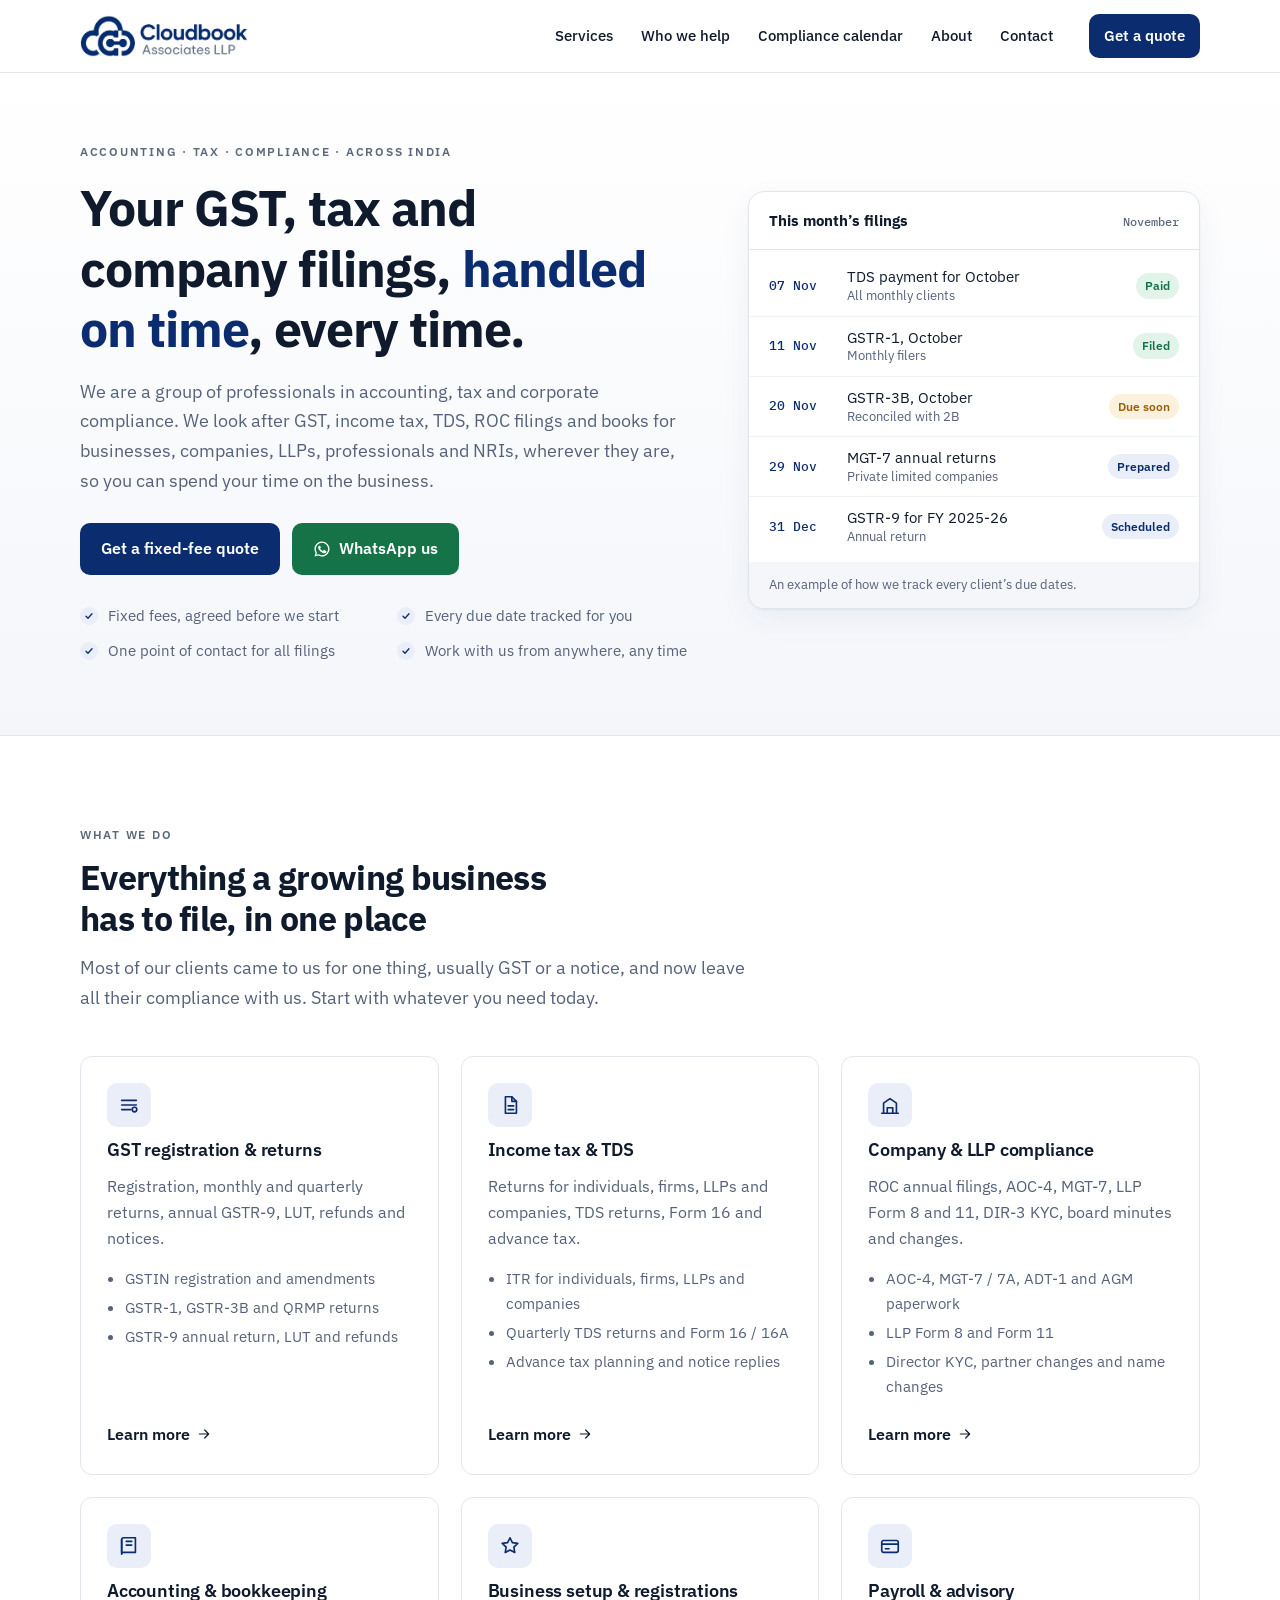
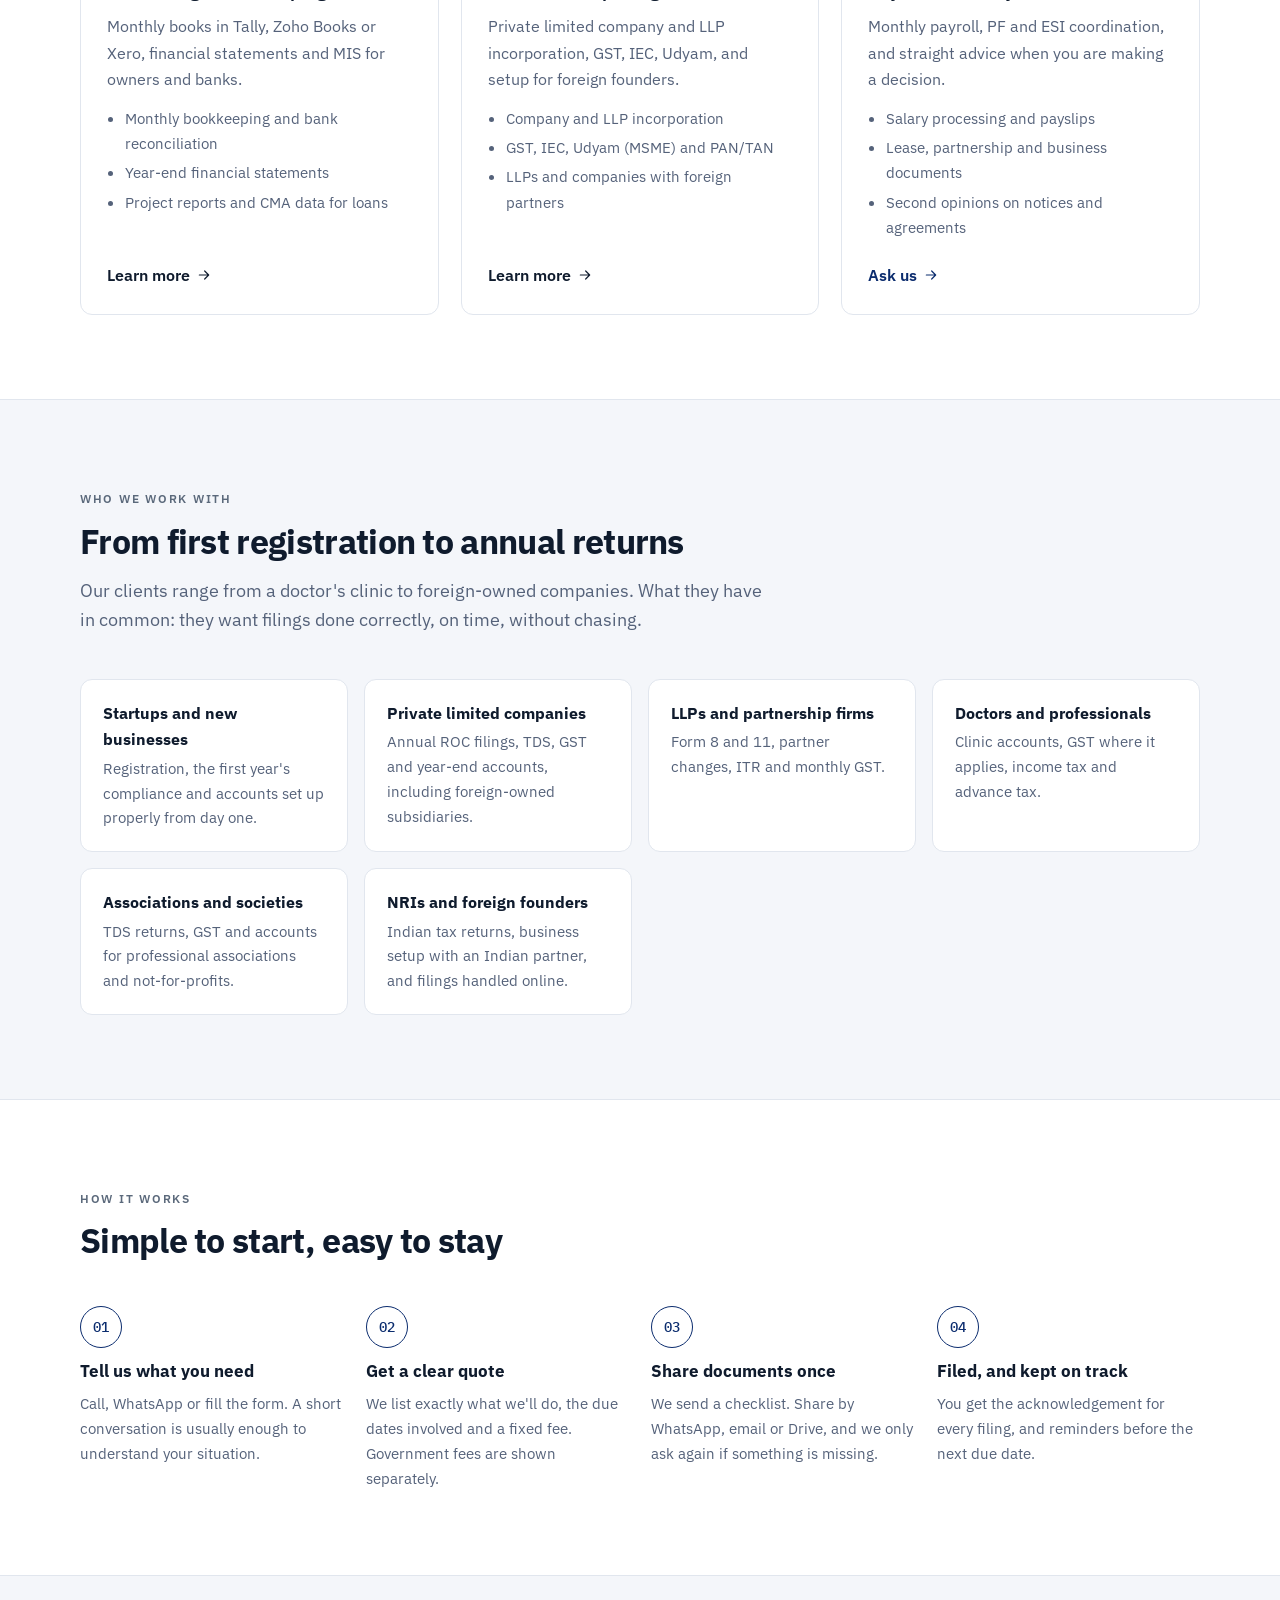
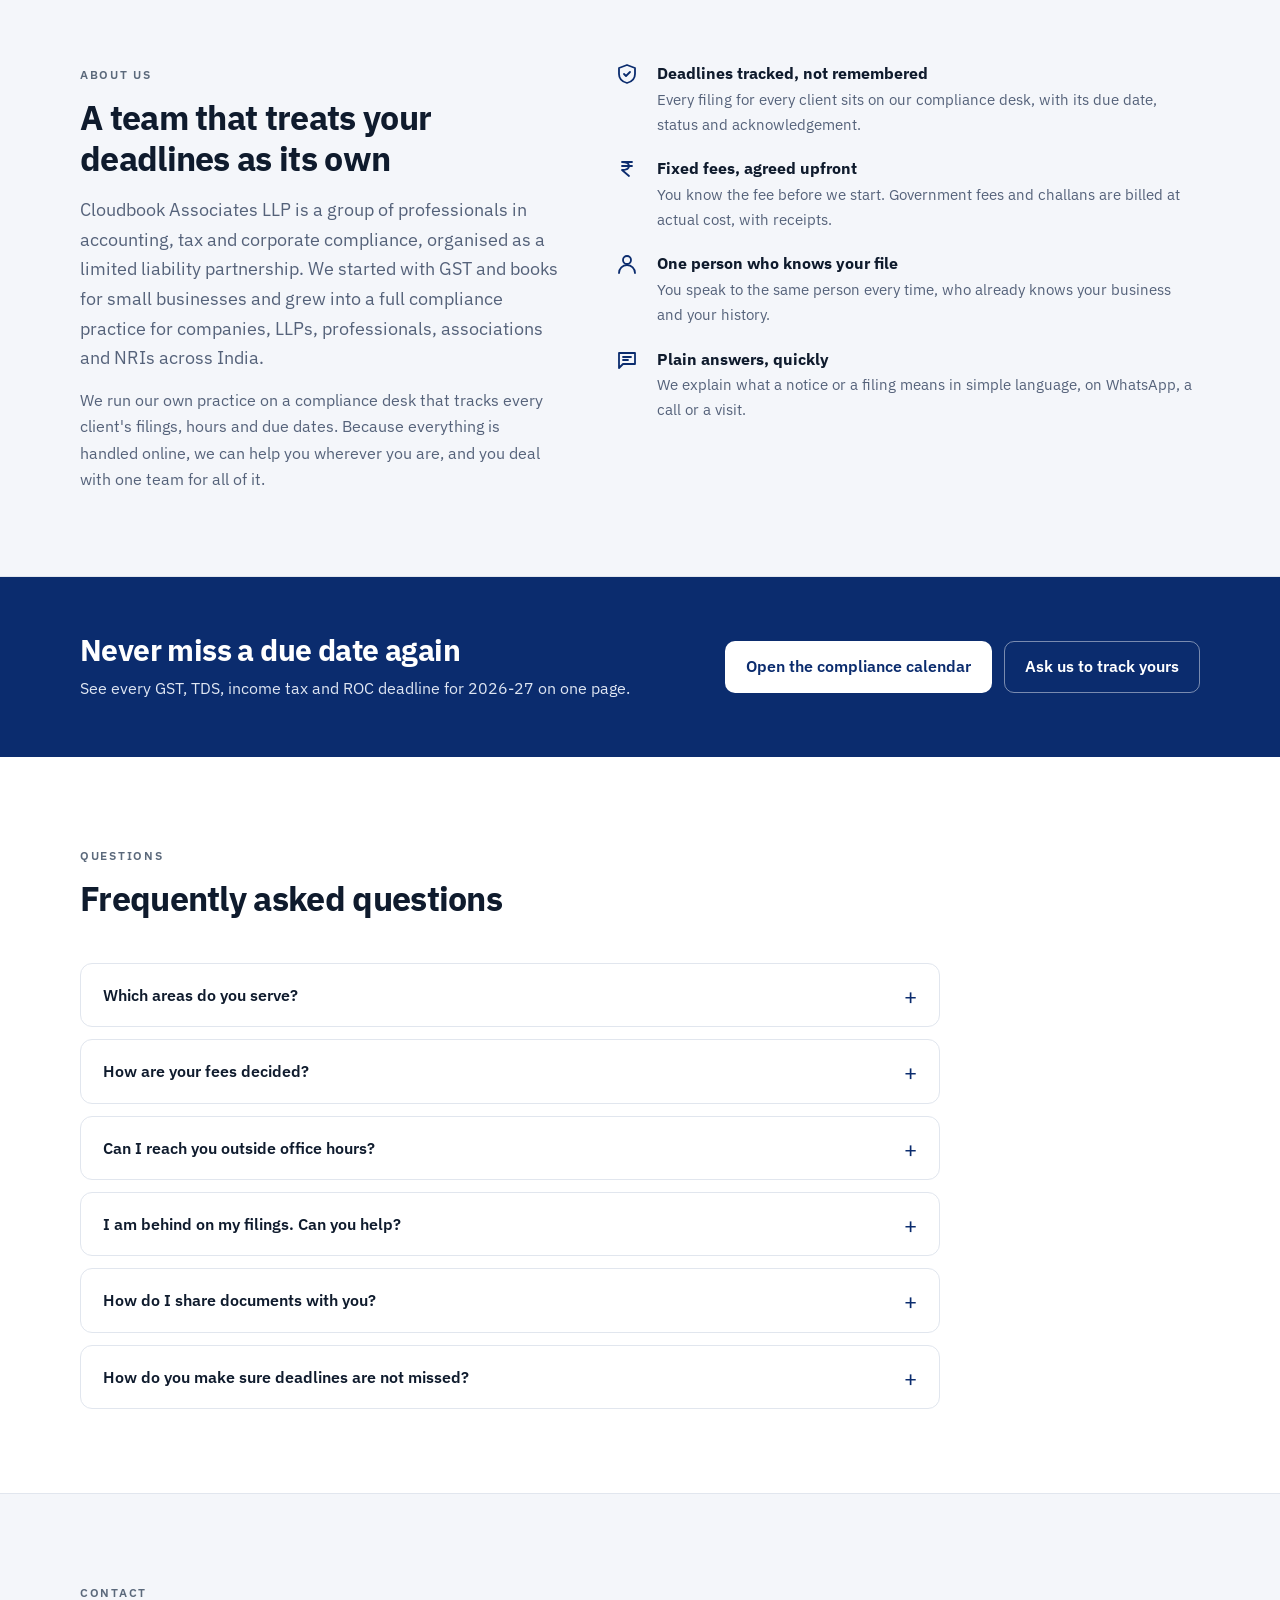
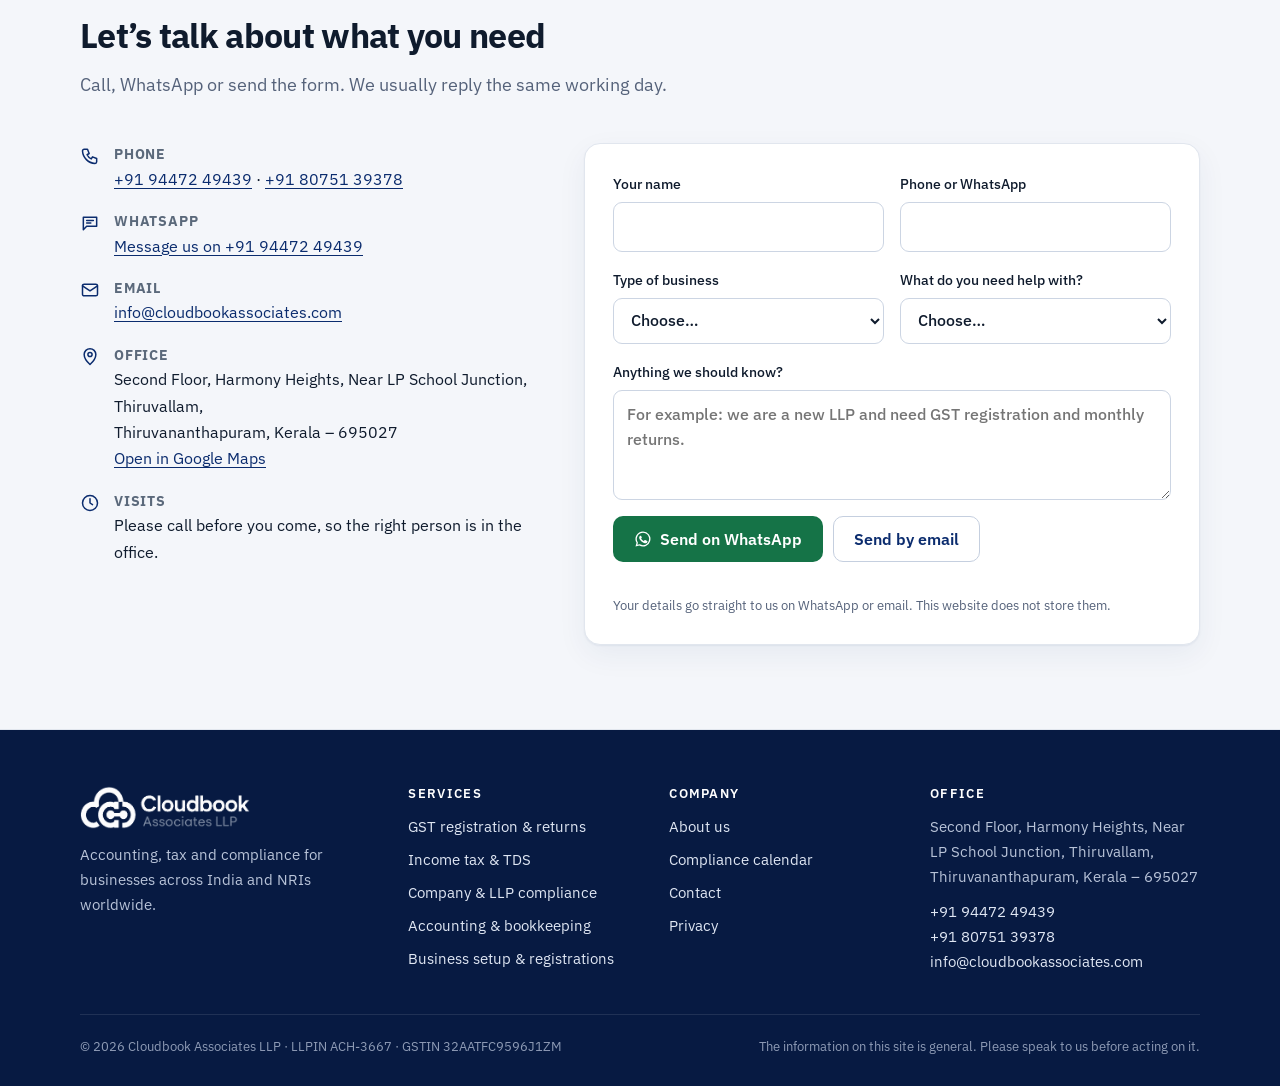
<file: index.html>
<!doctype html>
<html lang="en-IN">
<head>
<meta charset="utf-8">
<meta http-equiv="Content-Security-Policy" content="default-src 'none'; script-src 'self'; style-src 'self'; font-src 'self'; img-src 'self' data:; connect-src 'none'; manifest-src 'self'; base-uri 'none'; form-action 'none'; object-src 'none'">
<meta name="viewport" content="width=device-width, initial-scale=1, viewport-fit=cover">
<title>GST, Tax &amp; ROC Compliance Services Online | Cloudbook</title>
<meta name="description" content="GST, income tax, TDS, accounting and company/LLP compliance for businesses across India and NRIs. Fixed fees, every due date tracked.">
<meta name="robots" content="index, follow">
<link rel="canonical" href="https://cloudbookassociates.com/">
<meta name="theme-color" content="#0b2c6e">
<meta name="referrer" content="strict-origin-when-cross-origin">
<meta property="og:type" content="website">
<meta property="og:site_name" content="Cloudbook Associates LLP">
<meta property="og:title" content="GST, Tax &amp; ROC Compliance Services Online | Cloudbook">
<meta property="og:description" content="GST, income tax, TDS, accounting and company/LLP compliance for businesses across India and NRIs. Fixed fees, every due date tracked.">
<meta property="og:url" content="https://cloudbookassociates.com/">
<meta property="og:image" content="https://cloudbookassociates.com/assets/img/og-image.png">
<meta property="og:image:width" content="1200">
<meta property="og:image:height" content="630">
<meta property="og:image:alt" content="Cloudbook Associates LLP: accounting, tax and compliance professionals">
<meta property="og:locale" content="en_IN">
<meta name="twitter:card" content="summary_large_image">
<meta name="twitter:title" content="GST, Tax &amp; ROC Compliance Services Online | Cloudbook">
<meta name="twitter:description" content="GST, income tax, TDS, accounting and company/LLP compliance for businesses across India and NRIs. Fixed fees, every due date tracked.">
<link rel="icon" type="image/png" href="assets/img/icon-64.png">
<link rel="apple-touch-icon" href="assets/img/apple-touch-icon.png">
<link rel="preload" href="assets/fonts/ibm-plex-sans-latin-400-normal.woff2" as="font" type="font/woff2" crossorigin>
<link rel="stylesheet" href="assets/site.css">
<script type="application/ld+json">{"@context":"https://schema.org","@type":"AccountingService","@id":"https://cloudbookassociates.com/#firm","name":"Cloudbook Associates LLP","url":"https://cloudbookassociates.com/","logo":"https://cloudbookassociates.com/assets/img/logo.png","image":"https://cloudbookassociates.com/assets/img/og-image.png","telephone":"+919447249439","email":"info@cloudbookassociates.com","address":{"@type":"PostalAddress","streetAddress":"Second Floor, Harmony Heights, Near LP School Junction, Thiruvallam","addressLocality":"Thiruvananthapuram","addressRegion":"Kerala","postalCode":"695027","addressCountry":"IN"},"areaServed":{"@type":"Country","name":"India"},"knowsAbout":["GST","Income tax","TDS","ROC compliance","LLP compliance","Bookkeeping","Company registration"],"priceRange":"₹₹"}</script><script type="application/ld+json">{"@context":"https://schema.org","@type":"FAQPage","mainEntity":[{"@type":"Question","name":"Which areas do you serve?","acceptedAnswer":{"@type":"Answer","text":"Clients anywhere in India, and NRIs and foreign founders abroad. Almost everything is done online, through WhatsApp, email, phone and shared folders, so where you are makes no difference. If you prefer to meet in person, you are welcome at our office."}},{"@type":"Question","name":"How are your fees decided?","acceptedAnswer":{"@type":"Answer","text":"We quote a fixed fee before we start, based on the work involved. Government fees, challans and late fees are passed on at actual cost, with receipts. No surprises on the invoice."}},{"@type":"Question","name":"Can I reach you outside office hours?","acceptedAnswer":{"@type":"Answer","text":"Yes. Send us a WhatsApp message or email any time, including weekends, and we reply as soon as we can, usually the same day. When a deadline is close, we stay available until the filing is done."}},{"@type":"Question","name":"I am behind on my filings. Can you help?","acceptedAnswer":{"@type":"Answer","text":"Yes, and it is more common than you think. We list everything that is pending, work out the penalties, and bring you up to date in the order that saves you the most money."}},{"@type":"Question","name":"How do I share documents with you?","acceptedAnswer":{"@type":"Answer","text":"Whatever is easiest for you: WhatsApp, email, a shared Google Drive folder, or drop them at our office. We send a short checklist so you know exactly what is needed."}},{"@type":"Question","name":"How do you make sure deadlines are not missed?","acceptedAnswer":{"@type":"Answer","text":"Every client's GST, TDS, income tax and ROC due dates are on our own compliance desk, which flags what is due and what is overdue every day. You get reminders well before the due date."}}]}</script>
</head>
<body>
<a class="skip" href="#main">Skip to content</a>
<header class="site-header">
  <div class="wrap">
    <a class="logo" href="index.html" aria-label="Cloudbook Associates LLP home"><img src="assets/img/logo.png" alt="Cloudbook Associates LLP" width="398" height="101"></a>
    <button class="menu-toggle" type="button" aria-expanded="false" aria-controls="site-nav">Menu</button>
    <nav class="nav" id="site-nav" aria-label="Main"><a href="index.html#services">Services</a><a href="index.html#who">Who we help</a><a href="compliance-calendar.html">Compliance calendar</a><a href="index.html#about">About</a><a href="contact.html">Contact</a></nav>
    <a class="btn btn-primary btn-sm" href="contact.html">Get a quote</a>
  </div>
</header>
<main id="main">
<section class="hero"><div class="wrap">
  <div>
    <span class="eyebrow">Accounting · Tax · Compliance · Across India</span>
    <h1>Your GST, tax and company filings, <em>handled on time</em>, every time.</h1>
    <p class="lead">We are a group of professionals in accounting, tax and corporate compliance. We look after GST, income tax, TDS, ROC filings and books for businesses, companies, LLPs, professionals and NRIs, wherever they are, so you can spend your time on the business.</p>
    <div class="cta-row"><a class="btn btn-primary" href="contact.html">Get a fixed-fee quote</a><a class="btn btn-wa" href="https://wa.me/919447249439" target="_blank" rel="noopener"><svg viewBox="0 0 24 24" fill="currentColor" aria-hidden="true"><path d="M12 2a10 10 0 0 0-8.6 15.1L2 22l5-1.3A10 10 0 1 0 12 2zm0 18.2a8.2 8.2 0 0 1-4.2-1.1l-.3-.2-3 .8.8-2.9-.2-.3A8.2 8.2 0 1 1 12 20.2zm4.5-6.1c-.2-.1-1.5-.7-1.7-.8s-.4-.1-.6.1-.7.8-.8 1-.3.2-.5.1a6.7 6.7 0 0 1-3.3-2.9c-.2-.4.3-.4.8-1.3.1-.2 0-.3 0-.4l-.8-1.8c-.2-.5-.4-.4-.6-.4h-.5a1 1 0 0 0-.7.3 3 3 0 0 0-.9 2.2 5.2 5.2 0 0 0 1.1 2.8 11.9 11.9 0 0 0 4.6 4c1.7.7 2.4.8 3.2.7a2.8 2.8 0 0 0 1.9-1.3 2.3 2.3 0 0 0 .2-1.3c-.1-.1-.3-.2-.5-.3z"/></svg> WhatsApp us</a></div>
    <ul class="ticks"><li>Fixed fees, agreed before we start</li><li>Every due date tracked for you</li><li>One point of contact for all filings</li><li>Work with us from anywhere, any time</li></ul>
  </div>
  <div class="board" role="img" aria-label="Example of the compliance tracking we do for clients: monthly GST and TDS, annual ROC filings"><div class="board-h"><b>This month’s filings</b><span>November</span></div><ul><li><span class="d">07 Nov</span><span class="w">TDS payment for October<small>All monthly clients</small></span><span class="tag ok">Paid</span></li><li><span class="d">11 Nov</span><span class="w">GSTR-1, October<small>Monthly filers</small></span><span class="tag ok">Filed</span></li><li><span class="d">20 Nov</span><span class="w">GSTR-3B, October<small>Reconciled with 2B</small></span><span class="tag due">Due soon</span></li><li><span class="d">29 Nov</span><span class="w">MGT-7 annual returns<small>Private limited companies</small></span><span class="tag plan">Prepared</span></li><li><span class="d">31 Dec</span><span class="w">GSTR-9 for FY 2025-26<small>Annual return</small></span><span class="tag plan">Scheduled</span></li></ul><div class="board-f">An example of how we track every client’s due dates.</div></div>
</div></section>

<section id="services"><div class="wrap">
  <div class="sec-head"><span class="eyebrow">What we do</span><h2>Everything a growing business has to file, in one place</h2><p class="lead">Most of our clients came to us for one thing, usually GST or a notice, and now leave all their compliance with us. Start with whatever you need today.</p></div>
  <div class="grid g3"><a class="card" href="gst-services.html"><span class="ico"><svg viewBox="0 0 24 24" fill="none" stroke="currentColor" stroke-width="1.8" stroke-linecap="round" stroke-linejoin="round" aria-hidden="true"><path d="M4 7h16M4 12h16M4 17h10"/><circle cx="18" cy="17" r="2.5"/></svg></span><h3>GST registration &amp; returns</h3><p class="muted">Registration, monthly and quarterly returns, annual GSTR-9, LUT, refunds and notices.</p><ul><li>GSTIN registration and amendments</li><li>GSTR-1, GSTR-3B and QRMP returns</li><li>GSTR-9 annual return, LUT and refunds</li></ul><span class="more">Learn more <svg width="16" height="16" viewBox="0 0 24 24" fill="none" stroke="currentColor" stroke-width="1.8" stroke-linecap="round" stroke-linejoin="round" aria-hidden="true"><path d="M5 12h14M13 6l6 6-6 6"/></svg></span></a><a class="card" href="income-tax-tds.html"><span class="ico"><svg viewBox="0 0 24 24" fill="none" stroke="currentColor" stroke-width="1.8" stroke-linecap="round" stroke-linejoin="round" aria-hidden="true"><path d="M7 3h7l5 5v13H7z"/><path d="M14 3v5h5M10 13h6M10 17h6"/></svg></span><h3>Income tax &amp; TDS</h3><p class="muted">Returns for individuals, firms, LLPs and companies, TDS returns, Form 16 and advance tax.</p><ul><li>ITR for individuals, firms, LLPs and companies</li><li>Quarterly TDS returns and Form 16 / 16A</li><li>Advance tax planning and notice replies</li></ul><span class="more">Learn more <svg width="16" height="16" viewBox="0 0 24 24" fill="none" stroke="currentColor" stroke-width="1.8" stroke-linecap="round" stroke-linejoin="round" aria-hidden="true"><path d="M5 12h14M13 6l6 6-6 6"/></svg></span></a><a class="card" href="company-llp-compliance.html"><span class="ico"><svg viewBox="0 0 24 24" fill="none" stroke="currentColor" stroke-width="1.8" stroke-linecap="round" stroke-linejoin="round" aria-hidden="true"><path d="M3 21h18M5 21V10l7-5 7 5v11"/><path d="M9 21v-6h6v6"/></svg></span><h3>Company &amp; LLP compliance</h3><p class="muted">ROC annual filings, AOC-4, MGT-7, LLP Form 8 and 11, DIR-3 KYC, board minutes and changes.</p><ul><li>AOC-4, MGT-7 / 7A, ADT-1 and AGM paperwork</li><li>LLP Form 8 and Form 11</li><li>Director KYC, partner changes and name changes</li></ul><span class="more">Learn more <svg width="16" height="16" viewBox="0 0 24 24" fill="none" stroke="currentColor" stroke-width="1.8" stroke-linecap="round" stroke-linejoin="round" aria-hidden="true"><path d="M5 12h14M13 6l6 6-6 6"/></svg></span></a><a class="card" href="accounting-bookkeeping.html"><span class="ico"><svg viewBox="0 0 24 24" fill="none" stroke="currentColor" stroke-width="1.8" stroke-linecap="round" stroke-linejoin="round" aria-hidden="true"><path d="M4 5a2 2 0 0 1 2-2h13v16H6a2 2 0 0 0-2 2z"/><path d="M4 19V5M9 7h6M9 11h6"/></svg></span><h3>Accounting &amp; bookkeeping</h3><p class="muted">Monthly books in Tally, Zoho Books or Xero, financial statements and MIS for owners and banks.</p><ul><li>Monthly bookkeeping and bank reconciliation</li><li>Year-end financial statements</li><li>Project reports and CMA data for loans</li></ul><span class="more">Learn more <svg width="16" height="16" viewBox="0 0 24 24" fill="none" stroke="currentColor" stroke-width="1.8" stroke-linecap="round" stroke-linejoin="round" aria-hidden="true"><path d="M5 12h14M13 6l6 6-6 6"/></svg></span></a><a class="card" href="business-registration.html"><span class="ico"><svg viewBox="0 0 24 24" fill="none" stroke="currentColor" stroke-width="1.8" stroke-linecap="round" stroke-linejoin="round" aria-hidden="true"><path d="M12 3l2.6 5.3 5.9.9-4.3 4.1 1 5.8L12 16.4 6.8 19.1l1-5.8L3.5 9.2l5.9-.9z"/></svg></span><h3>Business setup &amp; registrations</h3><p class="muted">Private limited company and LLP incorporation, GST, IEC, Udyam, and setup for foreign founders.</p><ul><li>Company and LLP incorporation</li><li>GST, IEC, Udyam (MSME) and PAN/TAN</li><li>LLPs and companies with foreign partners</li></ul><span class="more">Learn more <svg width="16" height="16" viewBox="0 0 24 24" fill="none" stroke="currentColor" stroke-width="1.8" stroke-linecap="round" stroke-linejoin="round" aria-hidden="true"><path d="M5 12h14M13 6l6 6-6 6"/></svg></span></a><div class="card"><span class="ico"><svg viewBox="0 0 24 24" fill="none" stroke="currentColor" stroke-width="1.8" stroke-linecap="round" stroke-linejoin="round" aria-hidden="true"><rect x="3" y="6" width="18" height="13" rx="2"/><path d="M3 10h18M7 15h4"/></svg></span><h3>Payroll & advisory</h3><p class="muted">Monthly payroll, PF and ESI coordination, and straight advice when you are making a decision.</p><ul><li>Salary processing and payslips</li><li>Lease, partnership and business documents</li><li>Second opinions on notices and agreements</li></ul><a class="more" href="contact.html">Ask us <svg width="16" height="16" viewBox="0 0 24 24" fill="none" stroke="currentColor" stroke-width="1.8" stroke-linecap="round" stroke-linejoin="round" aria-hidden="true"><path d="M5 12h14M13 6l6 6-6 6"/></svg></a></div></div>
</div></section>

<section class="alt" id="who"><div class="wrap">
  <div class="sec-head"><span class="eyebrow">Who we work with</span><h2>From first registration to annual returns</h2><p class="lead">Our clients range from a doctor's clinic to foreign-owned companies. What they have in common: they want filings done correctly, on time, without chasing.</p></div>
  <div class="who"><div><b>Startups and new businesses</b><p>Registration, the first year&#x27;s compliance and accounts set up properly from day one.</p></div><div><b>Private limited companies</b><p>Annual ROC filings, TDS, GST and year-end accounts, including foreign-owned subsidiaries.</p></div><div><b>LLPs and partnership firms</b><p>Form 8 and 11, partner changes, ITR and monthly GST.</p></div><div><b>Doctors and professionals</b><p>Clinic accounts, GST where it applies, income tax and advance tax.</p></div><div><b>Associations and societies</b><p>TDS returns, GST and accounts for professional associations and not-for-profits.</p></div><div><b>NRIs and foreign founders</b><p>Indian tax returns, business setup with an Indian partner, and filings handled online.</p></div></div>
</div></section>

<section><div class="wrap">
  <div class="sec-head"><span class="eyebrow">How it works</span><h2>Simple to start, easy to stay</h2></div>
  <ol class="steps"><li><b>Tell us what you need</b><p>Call, WhatsApp or fill the form. A short conversation is usually enough to understand your situation.</p></li><li><b>Get a clear quote</b><p>We list exactly what we&#x27;ll do, the due dates involved and a fixed fee. Government fees are shown separately.</p></li><li><b>Share documents once</b><p>We send a checklist. Share by WhatsApp, email or Drive, and we only ask again if something is missing.</p></li><li><b>Filed, and kept on track</b><p>You get the acknowledgement for every filing, and reminders before the next due date.</p></li></ol>
</div></section>

<section class="alt" id="about"><div class="wrap split">
  <div><span class="eyebrow">About us</span><h2 class="h2-about">A team that treats your deadlines as its own</h2>
    <p class="lead mb-s">Cloudbook Associates LLP is a group of professionals in accounting, tax and corporate compliance, organised as a limited liability partnership. We started with GST and books for small businesses and grew into a full compliance practice for companies, LLPs, professionals, associations and NRIs across India.</p>
    <p class="muted">We run our own practice on a compliance desk that tracks every client's filings, hours and due dates. Because everything is handled online, we can help you wherever you are, and you deal with one team for all of it.</p></div>
  <div class="points"><div><svg viewBox="0 0 24 24" fill="none" stroke="currentColor" stroke-width="1.8" stroke-linecap="round" stroke-linejoin="round" aria-hidden="true"><path d="M12 3l8 3v6c0 4.5-3.4 7.8-8 9-4.6-1.2-8-4.5-8-9V6z"/><path d="M9 12l2 2 4-4"/></svg><span><b>Deadlines tracked, not remembered</b><p>Every filing for every client sits on our compliance desk, with its due date, status and acknowledgement.</p></span></div><div><svg viewBox="0 0 24 24" fill="none" stroke="currentColor" stroke-width="1.8" stroke-linecap="round" stroke-linejoin="round" aria-hidden="true"><path d="M7 5h10M7 9h10M7 5c5 0 7 1.5 7 4s-2 4-7 4l7 6"/></svg><span><b>Fixed fees, agreed upfront</b><p>You know the fee before we start. Government fees and challans are billed at actual cost, with receipts.</p></span></div><div><svg viewBox="0 0 24 24" fill="none" stroke="currentColor" stroke-width="1.8" stroke-linecap="round" stroke-linejoin="round" aria-hidden="true"><circle cx="12" cy="8" r="4"/><path d="M4 21a8 8 0 0 1 16 0"/></svg><span><b>One person who knows your file</b><p>You speak to the same person every time, who already knows your business and your history.</p></span></div><div><svg viewBox="0 0 24 24" fill="none" stroke="currentColor" stroke-width="1.8" stroke-linecap="round" stroke-linejoin="round" aria-hidden="true"><path d="M4 5h16v11H8l-4 4z"/><path d="M8 9h8M8 12h5"/></svg><span><b>Plain answers, quickly</b><p>We explain what a notice or a filing means in simple language, on WhatsApp, a call or a visit.</p></span></div></div>
</div></section>

<section class="band" aria-label="Compliance calendar"><div class="wrap">
  <div><h2>Never miss a due date again</h2><p>See every GST, TDS, income tax and ROC deadline for 2026-27 on one page.</p></div>
  <div class="cta-row"><a class="btn btn-primary" href="compliance-calendar.html">Open the compliance calendar</a><a class="btn btn-ghost" href="contact.html">Ask us to track yours</a></div>
</div></section>

<section><div class="wrap">
  <div class="sec-head"><span class="eyebrow">Questions</span><h2>Frequently asked questions</h2></div>
  <div class="faq"><details><summary>Which areas do you serve?</summary><p>Clients anywhere in India, and NRIs and foreign founders abroad. Almost everything is done online, through WhatsApp, email, phone and shared folders, so where you are makes no difference. If you prefer to meet in person, you are welcome at our office.</p></details><details><summary>How are your fees decided?</summary><p>We quote a fixed fee before we start, based on the work involved. Government fees, challans and late fees are passed on at actual cost, with receipts. No surprises on the invoice.</p></details><details><summary>Can I reach you outside office hours?</summary><p>Yes. Send us a WhatsApp message or email any time, including weekends, and we reply as soon as we can, usually the same day. When a deadline is close, we stay available until the filing is done.</p></details><details><summary>I am behind on my filings. Can you help?</summary><p>Yes, and it is more common than you think. We list everything that is pending, work out the penalties, and bring you up to date in the order that saves you the most money.</p></details><details><summary>How do I share documents with you?</summary><p>Whatever is easiest for you: WhatsApp, email, a shared Google Drive folder, or drop them at our office. We send a short checklist so you know exactly what is needed.</p></details><details><summary>How do you make sure deadlines are not missed?</summary><p>Every client&#x27;s GST, TDS, income tax and ROC due dates are on our own compliance desk, which flags what is due and what is overdue every day. You get reminders well before the due date.</p></details></div>
</div></section>

<section class="alt" id="contact"><div class="wrap"><div class="sec-head"><span class="eyebrow">Contact</span><h2>Let’s talk about what you need</h2><p class="lead">Call, WhatsApp or send the form. We usually reply the same working day.</p></div><div class="contact">
  <div class="contact-info">
    <div><svg viewBox="0 0 24 24" fill="none" stroke="currentColor" stroke-width="1.8" stroke-linecap="round" stroke-linejoin="round" aria-hidden="true"><path d="M5 4h4l2 5-2.5 1.5a11 11 0 0 0 5 5L15 13l5 2v4a2 2 0 0 1-2 2A16 16 0 0 1 3 6a2 2 0 0 1 2-2"/></svg><span><b>Phone</b><a href="tel:+919447249439">+91 94472 49439</a> · <a href="tel:+918075139378">+91 80751 39378</a></span></div>
    <div><svg viewBox="0 0 24 24" fill="none" stroke="currentColor" stroke-width="1.8" stroke-linecap="round" stroke-linejoin="round" aria-hidden="true"><path d="M4 5h16v11H8l-4 4z"/><path d="M8 9h8M8 12h5"/></svg><span><b>WhatsApp</b><a href="https://wa.me/919447249439" target="_blank" rel="noopener">Message us on +91 94472 49439</a></span></div>
    <div><svg viewBox="0 0 24 24" fill="none" stroke="currentColor" stroke-width="1.8" stroke-linecap="round" stroke-linejoin="round" aria-hidden="true"><rect x="3" y="5" width="18" height="14" rx="2"/><path d="M3 7l9 6 9-6"/></svg><span><b>Email</b><a href="mailto:info@cloudbookassociates.com">info@cloudbookassociates.com</a></span></div>
    <div><svg viewBox="0 0 24 24" fill="none" stroke="currentColor" stroke-width="1.8" stroke-linecap="round" stroke-linejoin="round" aria-hidden="true"><path d="M12 21s7-6.2 7-12a7 7 0 0 0-14 0c0 5.8 7 12 7 12z"/><circle cx="12" cy="9" r="2.5"/></svg><span><b>Office</b>Second Floor, Harmony Heights, Near LP School Junction, Thiruvallam,<br>Thiruvananthapuram, Kerala – 695027<br><a href="https://www.google.com/maps/search/?api=1&amp;query=Harmony+Heights+Thiruvallam+Thiruvananthapuram+695027" target="_blank" rel="noopener">Open in Google Maps</a></span></div>
    <div><svg viewBox="0 0 24 24" fill="none" stroke="currentColor" stroke-width="1.8" stroke-linecap="round" stroke-linejoin="round" aria-hidden="true"><circle cx="12" cy="12" r="9"/><path d="M12 7v5l3 2"/></svg><span><b>Visits</b>Please call before you come, so the right person is in the office.</span></div>
  </div>
  <form class="form" id="enquiry" novalidate>
    <label>Your name<input name="name" autocomplete="name" required></label>
    <label>Phone or WhatsApp<input name="phone" type="tel" autocomplete="tel" inputmode="tel" required></label>
    <label>Type of business<select name="type"><option value="">Choose…</option><option>Proprietorship</option><option>Partnership firm</option><option>LLP</option><option>Private limited company</option><option>Individual / NRI</option><option>Association / society</option><option>Not started yet</option></select></label>
    <label>What do you need help with?<select name="service"><option value="">Choose…</option><option>GST registration &amp; returns</option><option>Income tax &amp; TDS</option><option>Company &amp; LLP compliance</option><option>Accounting &amp; bookkeeping</option><option>Business setup &amp; registrations</option><option>Something else</option></select></label>
    <label class="full">Anything we should know?<textarea name="message" placeholder="For example: we are a new LLP and need GST registration and monthly returns."></textarea></label>
    <div class="full actions"><button class="btn btn-wa" type="submit" value="whatsapp"><svg viewBox="0 0 24 24" fill="currentColor" aria-hidden="true"><path d="M12 2a10 10 0 0 0-8.6 15.1L2 22l5-1.3A10 10 0 1 0 12 2zm0 18.2a8.2 8.2 0 0 1-4.2-1.1l-.3-.2-3 .8.8-2.9-.2-.3A8.2 8.2 0 1 1 12 20.2zm4.5-6.1c-.2-.1-1.5-.7-1.7-.8s-.4-.1-.6.1-.7.8-.8 1-.3.2-.5.1a6.7 6.7 0 0 1-3.3-2.9c-.2-.4.3-.4.8-1.3.1-.2 0-.3 0-.4l-.8-1.8c-.2-.5-.4-.4-.6-.4h-.5a1 1 0 0 0-.7.3 3 3 0 0 0-.9 2.2 5.2 5.2 0 0 0 1.1 2.8 11.9 11.9 0 0 0 4.6 4c1.7.7 2.4.8 3.2.7a2.8 2.8 0 0 0 1.9-1.3 2.3 2.3 0 0 0 .2-1.3c-.1-.1-.3-.2-.5-.3z"/></svg> Send on WhatsApp</button><button class="btn btn-ghost" type="submit" value="email">Send by email</button></div>
    <p class="full err" role="alert"></p>
    <p class="full note">Your details go straight to us on WhatsApp or email. This website does not store them.</p>
  </form>
</div></div></section>
</main>
<footer class="site-footer">
  <div class="wrap">
    <div class="cols">
      <div>
        <img src="assets/img/logo-white.png" alt="Cloudbook Associates LLP" width="398" height="101">
        <p>Accounting, tax and compliance for businesses across India and NRIs worldwide.</p>
      </div>
      <div><h3>Services</h3><ul><li><a href="gst-services.html">GST registration &amp; returns</a></li><li><a href="income-tax-tds.html">Income tax &amp; TDS</a></li><li><a href="company-llp-compliance.html">Company &amp; LLP compliance</a></li><li><a href="accounting-bookkeeping.html">Accounting &amp; bookkeeping</a></li><li><a href="business-registration.html">Business setup &amp; registrations</a></li></ul></div>
      <div><h3>Company</h3><ul><li><a href="index.html#about">About us</a></li><li><a href="compliance-calendar.html">Compliance calendar</a></li><li><a href="contact.html">Contact</a></li><li><a href="privacy.html">Privacy</a></li></ul></div>
      <div><h3>Office</h3><address>Second Floor, Harmony Heights, Near LP School Junction, Thiruvallam, Thiruvananthapuram, Kerala – 695027</address>
        <p class="mt-s"><a href="tel:+919447249439">+91 94472 49439</a><br><a href="tel:+918075139378">+91 80751 39378</a><br><a href="mailto:info@cloudbookassociates.com">info@cloudbookassociates.com</a></p></div>
    </div>
    <div class="legal"><span>© <span data-year>2026</span> Cloudbook Associates LLP · LLPIN ACH-3667 · GSTIN 32AATFC9596J1ZM</span><span>The information on this site is general. Please speak to us before acting on it.</span></div>
  </div>
</footer>
<a class="wa-float" href="https://wa.me/919447249439" aria-label="Chat with us on WhatsApp" rel="noopener" target="_blank"><svg viewBox="0 0 24 24" fill="currentColor" aria-hidden="true"><path d="M12 2a10 10 0 0 0-8.6 15.1L2 22l5-1.3A10 10 0 1 0 12 2zm0 18.2a8.2 8.2 0 0 1-4.2-1.1l-.3-.2-3 .8.8-2.9-.2-.3A8.2 8.2 0 1 1 12 20.2zm4.5-6.1c-.2-.1-1.5-.7-1.7-.8s-.4-.1-.6.1-.7.8-.8 1-.3.2-.5.1a6.7 6.7 0 0 1-3.3-2.9c-.2-.4.3-.4.8-1.3.1-.2 0-.3 0-.4l-.8-1.8c-.2-.5-.4-.4-.6-.4h-.5a1 1 0 0 0-.7.3 3 3 0 0 0-.9 2.2 5.2 5.2 0 0 0 1.1 2.8 11.9 11.9 0 0 0 4.6 4c1.7.7 2.4.8 3.2.7a2.8 2.8 0 0 0 1.9-1.3 2.3 2.3 0 0 0 .2-1.3c-.1-.1-.3-.2-.5-.3z"/></svg></a>
<script src="assets/site.js" defer></script>
</body>
</html>
</file>
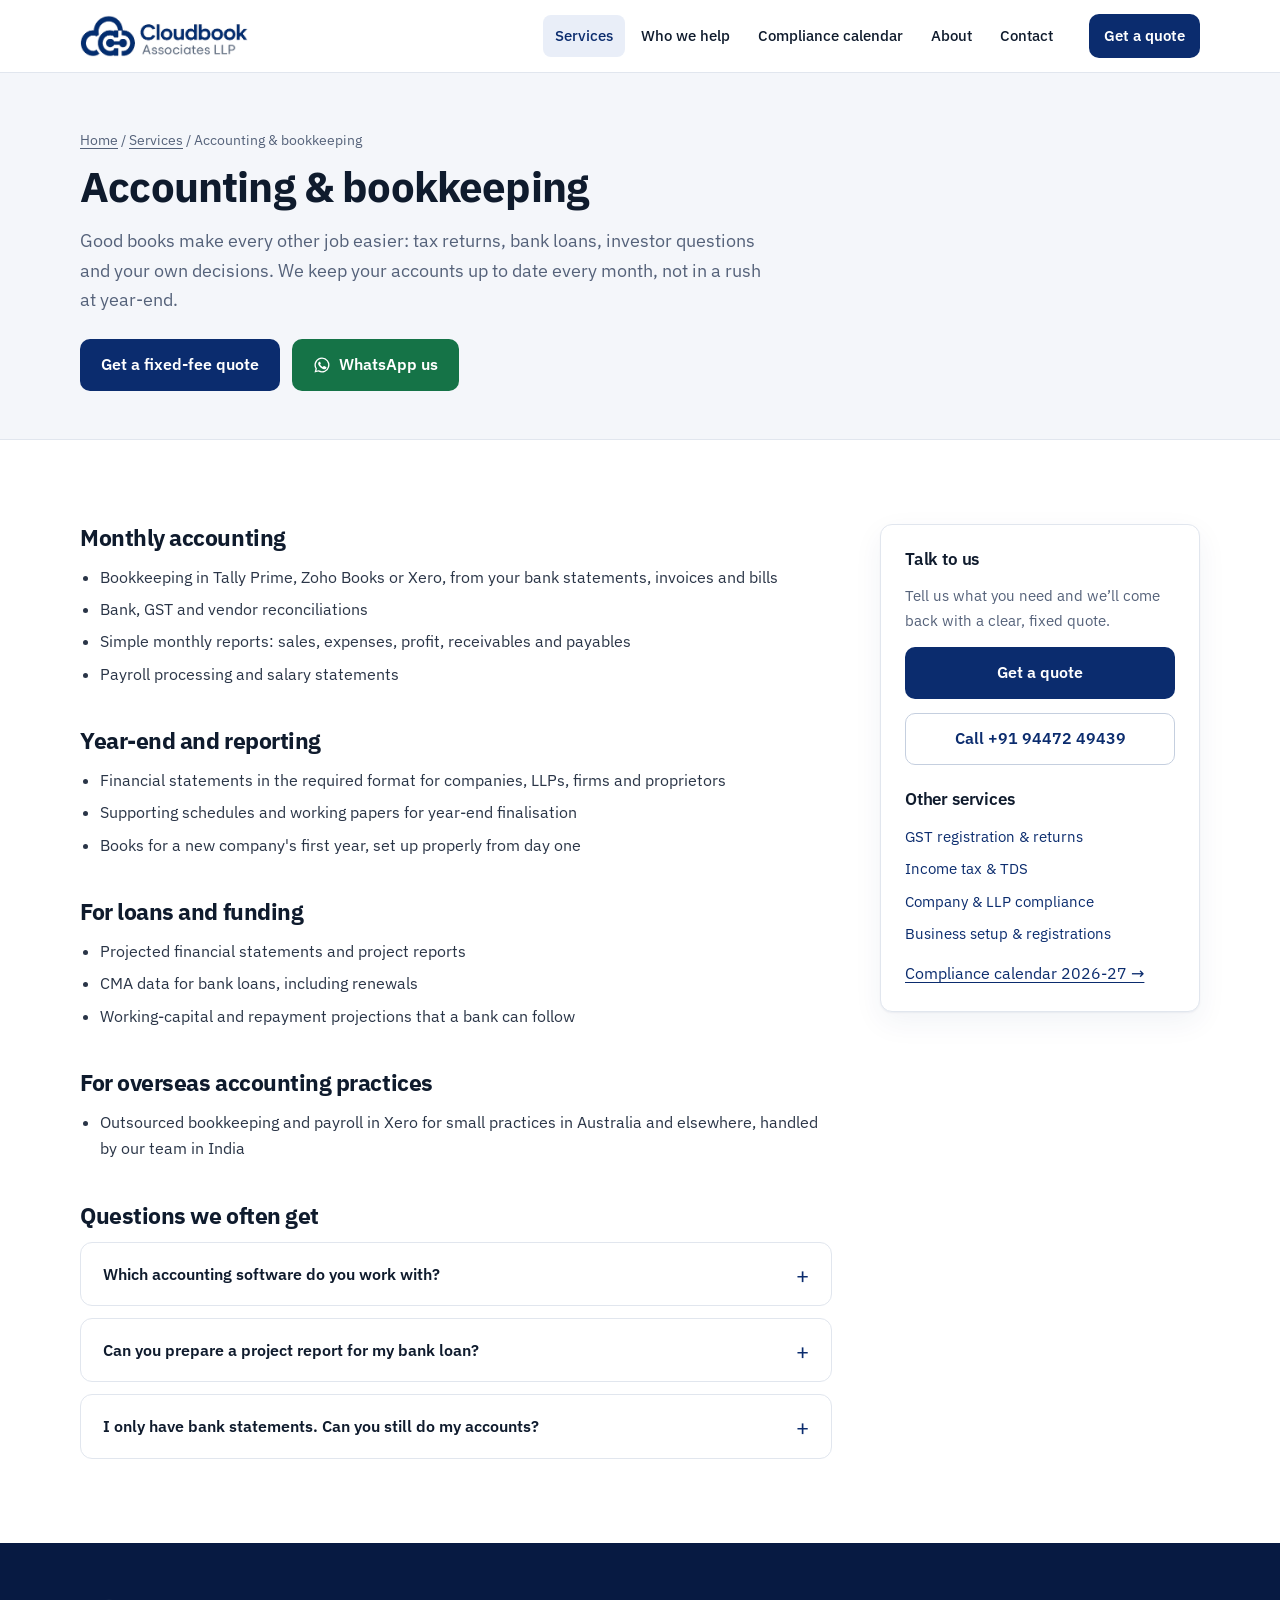
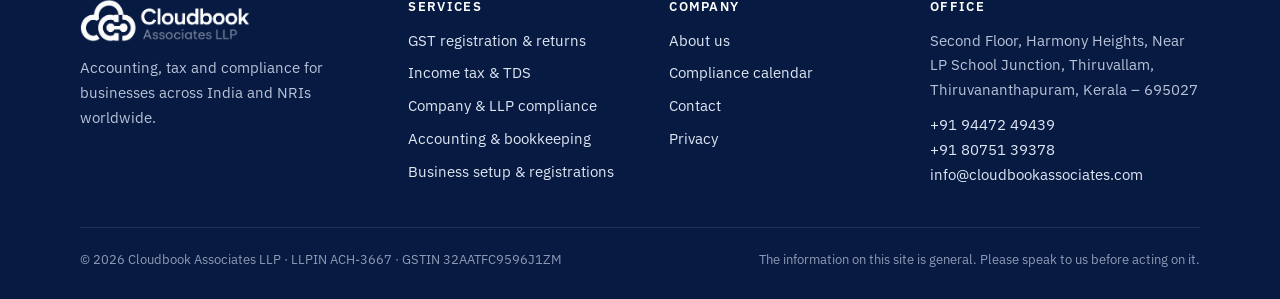
<file: accounting-bookkeeping.html>
<!doctype html>
<html lang="en-IN">
<head>
<meta charset="utf-8">
<meta http-equiv="Content-Security-Policy" content="default-src 'none'; script-src 'self'; style-src 'self'; font-src 'self'; img-src 'self' data:; connect-src 'none'; manifest-src 'self'; base-uri 'none'; form-action 'none'; object-src 'none'">
<meta name="viewport" content="width=device-width, initial-scale=1, viewport-fit=cover">
<title>Online Accounting &amp; Bookkeeping Services | Cloudbook</title>
<meta name="description" content="Monthly bookkeeping in Tally, Zoho Books and Xero, financial statements, MIS, project reports and CMA data for bank loans, for businesses across India.">
<meta name="robots" content="index, follow">
<link rel="canonical" href="https://cloudbookassociates.com/accounting-bookkeeping.html">
<meta name="theme-color" content="#0b2c6e">
<meta name="referrer" content="strict-origin-when-cross-origin">
<meta property="og:type" content="website">
<meta property="og:site_name" content="Cloudbook Associates LLP">
<meta property="og:title" content="Online Accounting &amp; Bookkeeping Services | Cloudbook">
<meta property="og:description" content="Monthly bookkeeping in Tally, Zoho Books and Xero, financial statements, MIS, project reports and CMA data for bank loans, for businesses across India.">
<meta property="og:url" content="https://cloudbookassociates.com/accounting-bookkeeping.html">
<meta property="og:image" content="https://cloudbookassociates.com/assets/img/og-image.png">
<meta property="og:image:width" content="1200">
<meta property="og:image:height" content="630">
<meta property="og:image:alt" content="Cloudbook Associates LLP: accounting, tax and compliance professionals">
<meta property="og:locale" content="en_IN">
<meta name="twitter:card" content="summary_large_image">
<meta name="twitter:title" content="Online Accounting &amp; Bookkeeping Services | Cloudbook">
<meta name="twitter:description" content="Monthly bookkeeping in Tally, Zoho Books and Xero, financial statements, MIS, project reports and CMA data for bank loans, for businesses across India.">
<link rel="icon" type="image/png" href="assets/img/icon-64.png">
<link rel="apple-touch-icon" href="assets/img/apple-touch-icon.png">
<link rel="preload" href="assets/fonts/ibm-plex-sans-latin-400-normal.woff2" as="font" type="font/woff2" crossorigin>
<link rel="stylesheet" href="assets/site.css">
<script type="application/ld+json">{"@context":"https://schema.org","@type":"AccountingService","@id":"https://cloudbookassociates.com/#firm","name":"Cloudbook Associates LLP","url":"https://cloudbookassociates.com/","logo":"https://cloudbookassociates.com/assets/img/logo.png","image":"https://cloudbookassociates.com/assets/img/og-image.png","telephone":"+919447249439","email":"info@cloudbookassociates.com","address":{"@type":"PostalAddress","streetAddress":"Second Floor, Harmony Heights, Near LP School Junction, Thiruvallam","addressLocality":"Thiruvananthapuram","addressRegion":"Kerala","postalCode":"695027","addressCountry":"IN"},"areaServed":{"@type":"Country","name":"India"},"knowsAbout":["GST","Income tax","TDS","ROC compliance","LLP compliance","Bookkeeping","Company registration"],"priceRange":"₹₹"}</script><script type="application/ld+json">{"@context":"https://schema.org","@type":"Service","name":"Accounting & bookkeeping","description":"Monthly bookkeeping in Tally, Zoho Books and Xero, financial statements, MIS, project reports and CMA data for bank loans, for businesses across India.","provider":{"@id":"https://cloudbookassociates.com/#firm"},"areaServed":{"@type":"Country","name":"India"}}</script><script type="application/ld+json">{"@context":"https://schema.org","@type":"BreadcrumbList","itemListElement":[{"@type":"ListItem","position":1,"name":"Home","item":"https://cloudbookassociates.com/"},{"@type":"ListItem","position":2,"name":"Accounting & bookkeeping","item":"https://cloudbookassociates.com/accounting-bookkeeping.html"}]}</script><script type="application/ld+json">{"@context":"https://schema.org","@type":"FAQPage","mainEntity":[{"@type":"Question","name":"Which accounting software do you work with?","acceptedAnswer":{"@type":"Answer","text":"Tally Prime, Zoho Books and Xero. If you don't use any software yet, we will suggest one that suits the size of your business and set it up."}},{"@type":"Question","name":"Can you prepare a project report for my bank loan?","acceptedAnswer":{"@type":"Answer","text":"Yes. We prepare projected financial statements, project reports and CMA data based on your actual numbers and a realistic plan, in the format banks expect."}},{"@type":"Question","name":"I only have bank statements. Can you still do my accounts?","acceptedAnswer":{"@type":"Answer","text":"Yes. Many of our clients start that way. We build the books from the bank statements and ask you about the entries we can't identify."}}]}</script>
</head>
<body>
<a class="skip" href="#main">Skip to content</a>
<header class="site-header">
  <div class="wrap">
    <a class="logo" href="index.html" aria-label="Cloudbook Associates LLP home"><img src="assets/img/logo.png" alt="Cloudbook Associates LLP" width="398" height="101"></a>
    <button class="menu-toggle" type="button" aria-expanded="false" aria-controls="site-nav">Menu</button>
    <nav class="nav" id="site-nav" aria-label="Main"><a href="index.html#services" aria-current="page">Services</a><a href="index.html#who">Who we help</a><a href="compliance-calendar.html">Compliance calendar</a><a href="index.html#about">About</a><a href="contact.html">Contact</a></nav>
    <a class="btn btn-primary btn-sm" href="contact.html">Get a quote</a>
  </div>
</header>
<main id="main">
<section class="page-hero"><div class="wrap"><nav class="crumbs" aria-label="Breadcrumb"><a href="index.html">Home</a> / <a href="index.html#services">Services</a> / Accounting &amp; bookkeeping</nav>
  <h1>Accounting &amp; bookkeeping</h1><p class="lead">Good books make every other job easier: tax returns, bank loans, investor questions and your own decisions. We keep your accounts up to date every month, not in a rush at year-end.</p>
  <div class="cta-row mt"><a class="btn btn-primary" href="contact.html">Get a fixed-fee quote</a><a class="btn btn-wa" href="https://wa.me/919447249439?text=Hello%2C%20I%20need%20help%20with%20Accounting%20%26%20bookkeeping" target="_blank" rel="noopener"><svg viewBox="0 0 24 24" fill="currentColor" aria-hidden="true"><path d="M12 2a10 10 0 0 0-8.6 15.1L2 22l5-1.3A10 10 0 1 0 12 2zm0 18.2a8.2 8.2 0 0 1-4.2-1.1l-.3-.2-3 .8.8-2.9-.2-.3A8.2 8.2 0 1 1 12 20.2zm4.5-6.1c-.2-.1-1.5-.7-1.7-.8s-.4-.1-.6.1-.7.8-.8 1-.3.2-.5.1a6.7 6.7 0 0 1-3.3-2.9c-.2-.4.3-.4.8-1.3.1-.2 0-.3 0-.4l-.8-1.8c-.2-.5-.4-.4-.6-.4h-.5a1 1 0 0 0-.7.3 3 3 0 0 0-.9 2.2 5.2 5.2 0 0 0 1.1 2.8 11.9 11.9 0 0 0 4.6 4c1.7.7 2.4.8 3.2.7a2.8 2.8 0 0 0 1.9-1.3 2.3 2.3 0 0 0 .2-1.3c-.1-.1-.3-.2-.5-.3z"/></svg> WhatsApp us</a></div></div></section>
<section><div class="wrap layout">
  <article class="prose"><h2>Monthly accounting</h2><ul><li>Bookkeeping in Tally Prime, Zoho Books or Xero, from your bank statements, invoices and bills</li><li>Bank, GST and vendor reconciliations</li><li>Simple monthly reports: sales, expenses, profit, receivables and payables</li><li>Payroll processing and salary statements</li></ul><h2>Year-end and reporting</h2><ul><li>Financial statements in the required format for companies, LLPs, firms and proprietors</li><li>Supporting schedules and working papers for year-end finalisation</li><li>Books for a new company&#x27;s first year, set up properly from day one</li></ul><h2>For loans and funding</h2><ul><li>Projected financial statements and project reports</li><li>CMA data for bank loans, including renewals</li><li>Working-capital and repayment projections that a bank can follow</li></ul><h2>For overseas accounting practices</h2><ul><li>Outsourced bookkeeping and payroll in Xero for small practices in Australia and elsewhere, handled by our team in India</li></ul>
    <h2>Questions we often get</h2><div class="faq"><details><summary>Which accounting software do you work with?</summary><p>Tally Prime, Zoho Books and Xero. If you don&#x27;t use any software yet, we will suggest one that suits the size of your business and set it up.</p></details><details><summary>Can you prepare a project report for my bank loan?</summary><p>Yes. We prepare projected financial statements, project reports and CMA data based on your actual numbers and a realistic plan, in the format banks expect.</p></details><details><summary>I only have bank statements. Can you still do my accounts?</summary><p>Yes. Many of our clients start that way. We build the books from the bank statements and ask you about the entries we can&#x27;t identify.</p></details></div></article>
  <aside class="aside"><h3>Talk to us</h3><p class="muted small">Tell us what you need and we’ll come back with a clear, fixed quote.</p>
    <a class="btn btn-primary" href="contact.html">Get a quote</a><a class="btn btn-ghost" href="tel:+919447249439">Call +91 94472 49439</a>
    <h3 class="mt-s">Other services</h3><ul><li><a href="gst-services.html">GST registration &amp; returns</a></li><li><a href="income-tax-tds.html">Income tax &amp; TDS</a></li><li><a href="company-llp-compliance.html">Company &amp; LLP compliance</a></li><li><a href="business-registration.html">Business setup &amp; registrations</a></li></ul><a href="compliance-calendar.html">Compliance calendar 2026-27 →</a></aside>
</div></section>
</main>
<footer class="site-footer">
  <div class="wrap">
    <div class="cols">
      <div>
        <img src="assets/img/logo-white.png" alt="Cloudbook Associates LLP" width="398" height="101">
        <p>Accounting, tax and compliance for businesses across India and NRIs worldwide.</p>
      </div>
      <div><h3>Services</h3><ul><li><a href="gst-services.html">GST registration &amp; returns</a></li><li><a href="income-tax-tds.html">Income tax &amp; TDS</a></li><li><a href="company-llp-compliance.html">Company &amp; LLP compliance</a></li><li><a href="accounting-bookkeeping.html">Accounting &amp; bookkeeping</a></li><li><a href="business-registration.html">Business setup &amp; registrations</a></li></ul></div>
      <div><h3>Company</h3><ul><li><a href="index.html#about">About us</a></li><li><a href="compliance-calendar.html">Compliance calendar</a></li><li><a href="contact.html">Contact</a></li><li><a href="privacy.html">Privacy</a></li></ul></div>
      <div><h3>Office</h3><address>Second Floor, Harmony Heights, Near LP School Junction, Thiruvallam, Thiruvananthapuram, Kerala – 695027</address>
        <p class="mt-s"><a href="tel:+919447249439">+91 94472 49439</a><br><a href="tel:+918075139378">+91 80751 39378</a><br><a href="mailto:info@cloudbookassociates.com">info@cloudbookassociates.com</a></p></div>
    </div>
    <div class="legal"><span>© <span data-year>2026</span> Cloudbook Associates LLP · LLPIN ACH-3667 · GSTIN 32AATFC9596J1ZM</span><span>The information on this site is general. Please speak to us before acting on it.</span></div>
  </div>
</footer>
<a class="wa-float" href="https://wa.me/919447249439" aria-label="Chat with us on WhatsApp" rel="noopener" target="_blank"><svg viewBox="0 0 24 24" fill="currentColor" aria-hidden="true"><path d="M12 2a10 10 0 0 0-8.6 15.1L2 22l5-1.3A10 10 0 1 0 12 2zm0 18.2a8.2 8.2 0 0 1-4.2-1.1l-.3-.2-3 .8.8-2.9-.2-.3A8.2 8.2 0 1 1 12 20.2zm4.5-6.1c-.2-.1-1.5-.7-1.7-.8s-.4-.1-.6.1-.7.8-.8 1-.3.2-.5.1a6.7 6.7 0 0 1-3.3-2.9c-.2-.4.3-.4.8-1.3.1-.2 0-.3 0-.4l-.8-1.8c-.2-.5-.4-.4-.6-.4h-.5a1 1 0 0 0-.7.3 3 3 0 0 0-.9 2.2 5.2 5.2 0 0 0 1.1 2.8 11.9 11.9 0 0 0 4.6 4c1.7.7 2.4.8 3.2.7a2.8 2.8 0 0 0 1.9-1.3 2.3 2.3 0 0 0 .2-1.3c-.1-.1-.3-.2-.5-.3z"/></svg></a>
<script src="assets/site.js" defer></script>
</body>
</html>
</file>
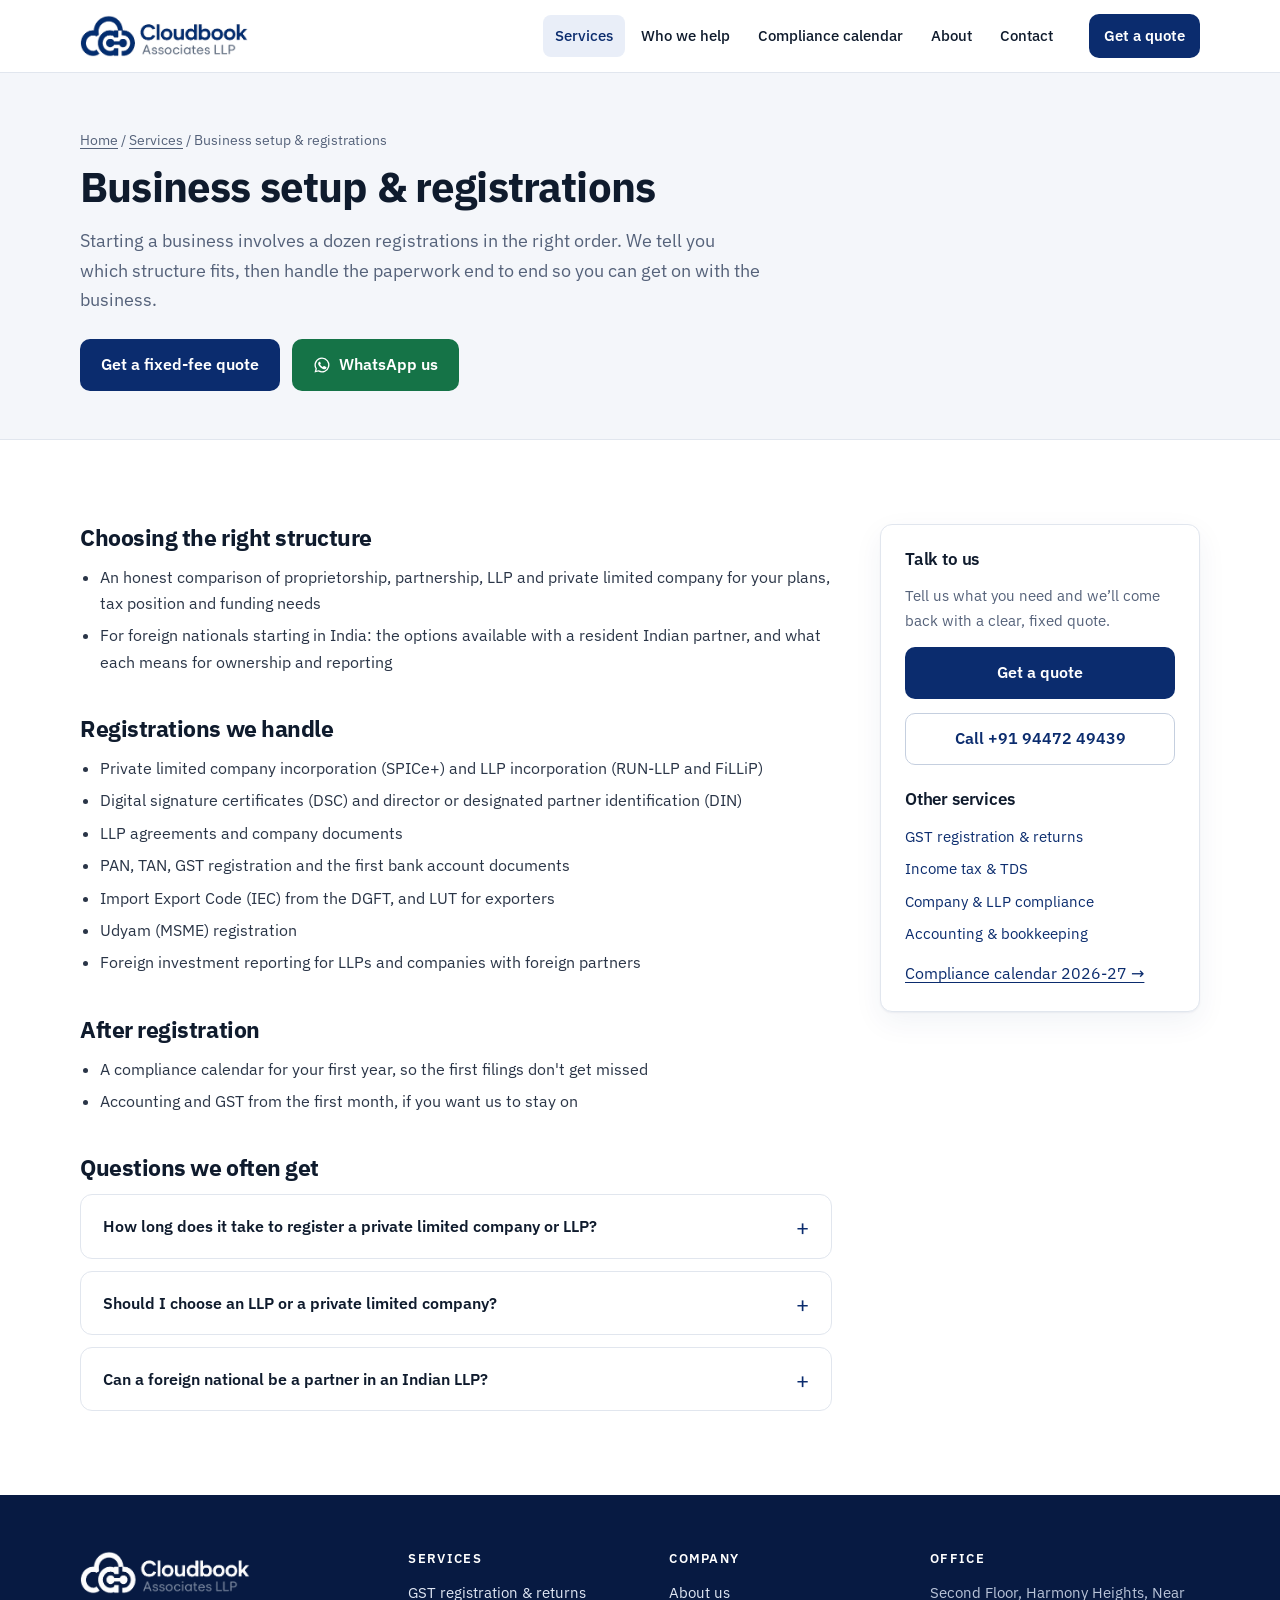
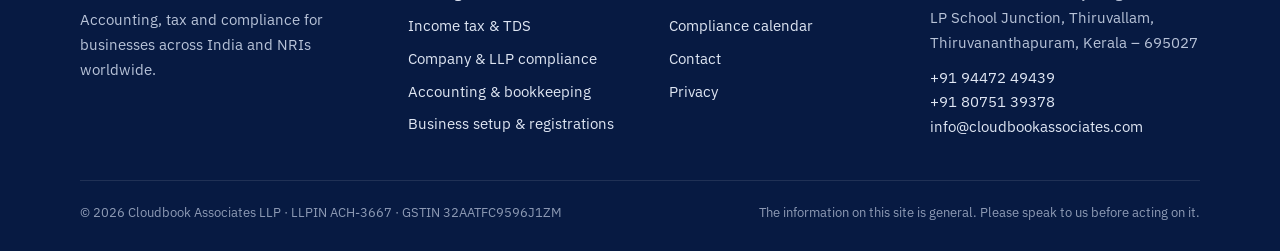
<file: business-registration.html>
<!doctype html>
<html lang="en-IN">
<head>
<meta charset="utf-8">
<meta http-equiv="Content-Security-Policy" content="default-src 'none'; script-src 'self'; style-src 'self'; font-src 'self'; img-src 'self' data:; connect-src 'none'; manifest-src 'self'; base-uri 'none'; form-action 'none'; object-src 'none'">
<meta name="viewport" content="width=device-width, initial-scale=1, viewport-fit=cover">
<title>Company &amp; LLP Registration Online in India | Cloudbook</title>
<meta name="description" content="Private limited company and LLP registration, GST, IEC, Udyam, DSC and DIN, and setup for foreign founders with Indian partners, done fully online.">
<meta name="robots" content="index, follow">
<link rel="canonical" href="https://cloudbookassociates.com/business-registration.html">
<meta name="theme-color" content="#0b2c6e">
<meta name="referrer" content="strict-origin-when-cross-origin">
<meta property="og:type" content="website">
<meta property="og:site_name" content="Cloudbook Associates LLP">
<meta property="og:title" content="Company &amp; LLP Registration Online in India | Cloudbook">
<meta property="og:description" content="Private limited company and LLP registration, GST, IEC, Udyam, DSC and DIN, and setup for foreign founders with Indian partners, done fully online.">
<meta property="og:url" content="https://cloudbookassociates.com/business-registration.html">
<meta property="og:image" content="https://cloudbookassociates.com/assets/img/og-image.png">
<meta property="og:image:width" content="1200">
<meta property="og:image:height" content="630">
<meta property="og:image:alt" content="Cloudbook Associates LLP: accounting, tax and compliance professionals">
<meta property="og:locale" content="en_IN">
<meta name="twitter:card" content="summary_large_image">
<meta name="twitter:title" content="Company &amp; LLP Registration Online in India | Cloudbook">
<meta name="twitter:description" content="Private limited company and LLP registration, GST, IEC, Udyam, DSC and DIN, and setup for foreign founders with Indian partners, done fully online.">
<link rel="icon" type="image/png" href="assets/img/icon-64.png">
<link rel="apple-touch-icon" href="assets/img/apple-touch-icon.png">
<link rel="preload" href="assets/fonts/ibm-plex-sans-latin-400-normal.woff2" as="font" type="font/woff2" crossorigin>
<link rel="stylesheet" href="assets/site.css">
<script type="application/ld+json">{"@context":"https://schema.org","@type":"AccountingService","@id":"https://cloudbookassociates.com/#firm","name":"Cloudbook Associates LLP","url":"https://cloudbookassociates.com/","logo":"https://cloudbookassociates.com/assets/img/logo.png","image":"https://cloudbookassociates.com/assets/img/og-image.png","telephone":"+919447249439","email":"info@cloudbookassociates.com","address":{"@type":"PostalAddress","streetAddress":"Second Floor, Harmony Heights, Near LP School Junction, Thiruvallam","addressLocality":"Thiruvananthapuram","addressRegion":"Kerala","postalCode":"695027","addressCountry":"IN"},"areaServed":{"@type":"Country","name":"India"},"knowsAbout":["GST","Income tax","TDS","ROC compliance","LLP compliance","Bookkeeping","Company registration"],"priceRange":"₹₹"}</script><script type="application/ld+json">{"@context":"https://schema.org","@type":"Service","name":"Business setup & registrations","description":"Private limited company and LLP registration, GST, IEC, Udyam, DSC and DIN, and setup for foreign founders with Indian partners, done fully online.","provider":{"@id":"https://cloudbookassociates.com/#firm"},"areaServed":{"@type":"Country","name":"India"}}</script><script type="application/ld+json">{"@context":"https://schema.org","@type":"BreadcrumbList","itemListElement":[{"@type":"ListItem","position":1,"name":"Home","item":"https://cloudbookassociates.com/"},{"@type":"ListItem","position":2,"name":"Business setup & registrations","item":"https://cloudbookassociates.com/business-registration.html"}]}</script><script type="application/ld+json">{"@context":"https://schema.org","@type":"FAQPage","mainEntity":[{"@type":"Question","name":"How long does it take to register a private limited company or LLP?","acceptedAnswer":{"@type":"Answer","text":"Usually two to four weeks once documents are ready, depending on name approval and MCA processing."}},{"@type":"Question","name":"Should I choose an LLP or a private limited company?","acceptedAnswer":{"@type":"Answer","text":"An LLP is simpler and cheaper to run. A private limited company suits you better if you plan to raise investment or issue shares to employees. We'll go through your situation and recommend one."}},{"@type":"Question","name":"Can a foreign national be a partner in an Indian LLP?","acceptedAnswer":{"@type":"Answer","text":"Yes, subject to the FDI rules for the activity and with at least one resident designated partner. We handle the incorporation and the foreign investment reporting."}}]}</script>
</head>
<body>
<a class="skip" href="#main">Skip to content</a>
<header class="site-header">
  <div class="wrap">
    <a class="logo" href="index.html" aria-label="Cloudbook Associates LLP home"><img src="assets/img/logo.png" alt="Cloudbook Associates LLP" width="398" height="101"></a>
    <button class="menu-toggle" type="button" aria-expanded="false" aria-controls="site-nav">Menu</button>
    <nav class="nav" id="site-nav" aria-label="Main"><a href="index.html#services" aria-current="page">Services</a><a href="index.html#who">Who we help</a><a href="compliance-calendar.html">Compliance calendar</a><a href="index.html#about">About</a><a href="contact.html">Contact</a></nav>
    <a class="btn btn-primary btn-sm" href="contact.html">Get a quote</a>
  </div>
</header>
<main id="main">
<section class="page-hero"><div class="wrap"><nav class="crumbs" aria-label="Breadcrumb"><a href="index.html">Home</a> / <a href="index.html#services">Services</a> / Business setup &amp; registrations</nav>
  <h1>Business setup &amp; registrations</h1><p class="lead">Starting a business involves a dozen registrations in the right order. We tell you which structure fits, then handle the paperwork end to end so you can get on with the business.</p>
  <div class="cta-row mt"><a class="btn btn-primary" href="contact.html">Get a fixed-fee quote</a><a class="btn btn-wa" href="https://wa.me/919447249439?text=Hello%2C%20I%20need%20help%20with%20Business%20setup%20%26%20registrations" target="_blank" rel="noopener"><svg viewBox="0 0 24 24" fill="currentColor" aria-hidden="true"><path d="M12 2a10 10 0 0 0-8.6 15.1L2 22l5-1.3A10 10 0 1 0 12 2zm0 18.2a8.2 8.2 0 0 1-4.2-1.1l-.3-.2-3 .8.8-2.9-.2-.3A8.2 8.2 0 1 1 12 20.2zm4.5-6.1c-.2-.1-1.5-.7-1.7-.8s-.4-.1-.6.1-.7.8-.8 1-.3.2-.5.1a6.7 6.7 0 0 1-3.3-2.9c-.2-.4.3-.4.8-1.3.1-.2 0-.3 0-.4l-.8-1.8c-.2-.5-.4-.4-.6-.4h-.5a1 1 0 0 0-.7.3 3 3 0 0 0-.9 2.2 5.2 5.2 0 0 0 1.1 2.8 11.9 11.9 0 0 0 4.6 4c1.7.7 2.4.8 3.2.7a2.8 2.8 0 0 0 1.9-1.3 2.3 2.3 0 0 0 .2-1.3c-.1-.1-.3-.2-.5-.3z"/></svg> WhatsApp us</a></div></div></section>
<section><div class="wrap layout">
  <article class="prose"><h2>Choosing the right structure</h2><ul><li>An honest comparison of proprietorship, partnership, LLP and private limited company for your plans, tax position and funding needs</li><li>For foreign nationals starting in India: the options available with a resident Indian partner, and what each means for ownership and reporting</li></ul><h2>Registrations we handle</h2><ul><li>Private limited company incorporation (SPICe+) and LLP incorporation (RUN-LLP and FiLLiP)</li><li>Digital signature certificates (DSC) and director or designated partner identification (DIN)</li><li>LLP agreements and company documents</li><li>PAN, TAN, GST registration and the first bank account documents</li><li>Import Export Code (IEC) from the DGFT, and LUT for exporters</li><li>Udyam (MSME) registration</li><li>Foreign investment reporting for LLPs and companies with foreign partners</li></ul><h2>After registration</h2><ul><li>A compliance calendar for your first year, so the first filings don&#x27;t get missed</li><li>Accounting and GST from the first month, if you want us to stay on</li></ul>
    <h2>Questions we often get</h2><div class="faq"><details><summary>How long does it take to register a private limited company or LLP?</summary><p>Usually two to four weeks once documents are ready, depending on name approval and MCA processing.</p></details><details><summary>Should I choose an LLP or a private limited company?</summary><p>An LLP is simpler and cheaper to run. A private limited company suits you better if you plan to raise investment or issue shares to employees. We&#x27;ll go through your situation and recommend one.</p></details><details><summary>Can a foreign national be a partner in an Indian LLP?</summary><p>Yes, subject to the FDI rules for the activity and with at least one resident designated partner. We handle the incorporation and the foreign investment reporting.</p></details></div></article>
  <aside class="aside"><h3>Talk to us</h3><p class="muted small">Tell us what you need and we’ll come back with a clear, fixed quote.</p>
    <a class="btn btn-primary" href="contact.html">Get a quote</a><a class="btn btn-ghost" href="tel:+919447249439">Call +91 94472 49439</a>
    <h3 class="mt-s">Other services</h3><ul><li><a href="gst-services.html">GST registration &amp; returns</a></li><li><a href="income-tax-tds.html">Income tax &amp; TDS</a></li><li><a href="company-llp-compliance.html">Company &amp; LLP compliance</a></li><li><a href="accounting-bookkeeping.html">Accounting &amp; bookkeeping</a></li></ul><a href="compliance-calendar.html">Compliance calendar 2026-27 →</a></aside>
</div></section>
</main>
<footer class="site-footer">
  <div class="wrap">
    <div class="cols">
      <div>
        <img src="assets/img/logo-white.png" alt="Cloudbook Associates LLP" width="398" height="101">
        <p>Accounting, tax and compliance for businesses across India and NRIs worldwide.</p>
      </div>
      <div><h3>Services</h3><ul><li><a href="gst-services.html">GST registration &amp; returns</a></li><li><a href="income-tax-tds.html">Income tax &amp; TDS</a></li><li><a href="company-llp-compliance.html">Company &amp; LLP compliance</a></li><li><a href="accounting-bookkeeping.html">Accounting &amp; bookkeeping</a></li><li><a href="business-registration.html">Business setup &amp; registrations</a></li></ul></div>
      <div><h3>Company</h3><ul><li><a href="index.html#about">About us</a></li><li><a href="compliance-calendar.html">Compliance calendar</a></li><li><a href="contact.html">Contact</a></li><li><a href="privacy.html">Privacy</a></li></ul></div>
      <div><h3>Office</h3><address>Second Floor, Harmony Heights, Near LP School Junction, Thiruvallam, Thiruvananthapuram, Kerala – 695027</address>
        <p class="mt-s"><a href="tel:+919447249439">+91 94472 49439</a><br><a href="tel:+918075139378">+91 80751 39378</a><br><a href="mailto:info@cloudbookassociates.com">info@cloudbookassociates.com</a></p></div>
    </div>
    <div class="legal"><span>© <span data-year>2026</span> Cloudbook Associates LLP · LLPIN ACH-3667 · GSTIN 32AATFC9596J1ZM</span><span>The information on this site is general. Please speak to us before acting on it.</span></div>
  </div>
</footer>
<a class="wa-float" href="https://wa.me/919447249439" aria-label="Chat with us on WhatsApp" rel="noopener" target="_blank"><svg viewBox="0 0 24 24" fill="currentColor" aria-hidden="true"><path d="M12 2a10 10 0 0 0-8.6 15.1L2 22l5-1.3A10 10 0 1 0 12 2zm0 18.2a8.2 8.2 0 0 1-4.2-1.1l-.3-.2-3 .8.8-2.9-.2-.3A8.2 8.2 0 1 1 12 20.2zm4.5-6.1c-.2-.1-1.5-.7-1.7-.8s-.4-.1-.6.1-.7.8-.8 1-.3.2-.5.1a6.7 6.7 0 0 1-3.3-2.9c-.2-.4.3-.4.8-1.3.1-.2 0-.3 0-.4l-.8-1.8c-.2-.5-.4-.4-.6-.4h-.5a1 1 0 0 0-.7.3 3 3 0 0 0-.9 2.2 5.2 5.2 0 0 0 1.1 2.8 11.9 11.9 0 0 0 4.6 4c1.7.7 2.4.8 3.2.7a2.8 2.8 0 0 0 1.9-1.3 2.3 2.3 0 0 0 .2-1.3c-.1-.1-.3-.2-.5-.3z"/></svg></a>
<script src="assets/site.js" defer></script>
</body>
</html>
</file>
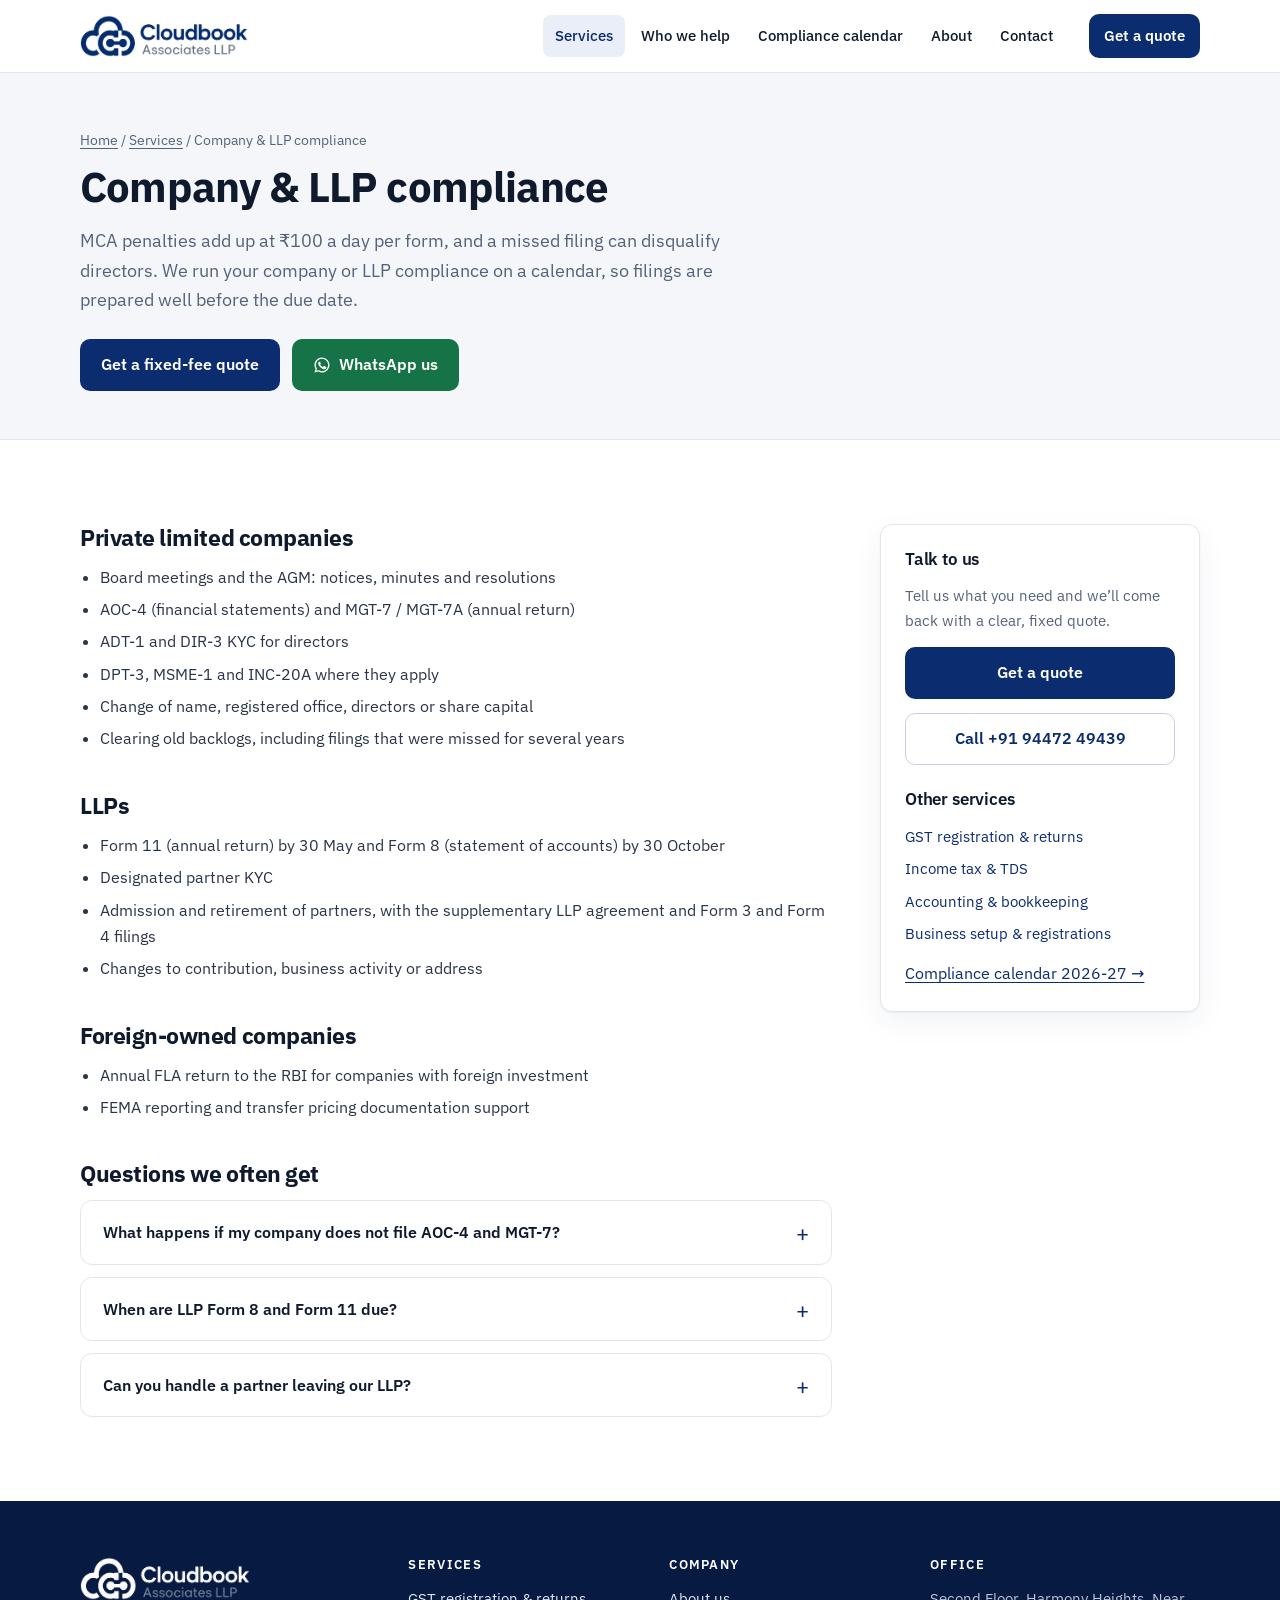
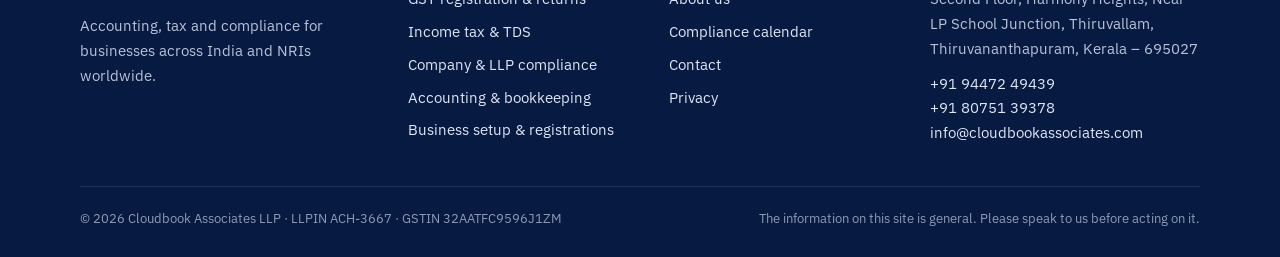
<file: company-llp-compliance.html>
<!doctype html>
<html lang="en-IN">
<head>
<meta charset="utf-8">
<meta http-equiv="Content-Security-Policy" content="default-src 'none'; script-src 'self'; style-src 'self'; font-src 'self'; img-src 'self' data:; connect-src 'none'; manifest-src 'self'; base-uri 'none'; form-action 'none'; object-src 'none'">
<meta name="viewport" content="width=device-width, initial-scale=1, viewport-fit=cover">
<title>Company &amp; LLP ROC Compliance Online | Cloudbook</title>
<meta name="description" content="ROC compliance for companies and LLPs across India: AOC-4, MGT-7, ADT-1, DIR-3 KYC, LLP Form 8 and 11, AGM paperwork, partner changes and backlog filings.">
<meta name="robots" content="index, follow">
<link rel="canonical" href="https://cloudbookassociates.com/company-llp-compliance.html">
<meta name="theme-color" content="#0b2c6e">
<meta name="referrer" content="strict-origin-when-cross-origin">
<meta property="og:type" content="website">
<meta property="og:site_name" content="Cloudbook Associates LLP">
<meta property="og:title" content="Company &amp; LLP ROC Compliance Online | Cloudbook">
<meta property="og:description" content="ROC compliance for companies and LLPs across India: AOC-4, MGT-7, ADT-1, DIR-3 KYC, LLP Form 8 and 11, AGM paperwork, partner changes and backlog filings.">
<meta property="og:url" content="https://cloudbookassociates.com/company-llp-compliance.html">
<meta property="og:image" content="https://cloudbookassociates.com/assets/img/og-image.png">
<meta property="og:image:width" content="1200">
<meta property="og:image:height" content="630">
<meta property="og:image:alt" content="Cloudbook Associates LLP: accounting, tax and compliance professionals">
<meta property="og:locale" content="en_IN">
<meta name="twitter:card" content="summary_large_image">
<meta name="twitter:title" content="Company &amp; LLP ROC Compliance Online | Cloudbook">
<meta name="twitter:description" content="ROC compliance for companies and LLPs across India: AOC-4, MGT-7, ADT-1, DIR-3 KYC, LLP Form 8 and 11, AGM paperwork, partner changes and backlog filings.">
<link rel="icon" type="image/png" href="assets/img/icon-64.png">
<link rel="apple-touch-icon" href="assets/img/apple-touch-icon.png">
<link rel="preload" href="assets/fonts/ibm-plex-sans-latin-400-normal.woff2" as="font" type="font/woff2" crossorigin>
<link rel="stylesheet" href="assets/site.css">
<script type="application/ld+json">{"@context":"https://schema.org","@type":"AccountingService","@id":"https://cloudbookassociates.com/#firm","name":"Cloudbook Associates LLP","url":"https://cloudbookassociates.com/","logo":"https://cloudbookassociates.com/assets/img/logo.png","image":"https://cloudbookassociates.com/assets/img/og-image.png","telephone":"+919447249439","email":"info@cloudbookassociates.com","address":{"@type":"PostalAddress","streetAddress":"Second Floor, Harmony Heights, Near LP School Junction, Thiruvallam","addressLocality":"Thiruvananthapuram","addressRegion":"Kerala","postalCode":"695027","addressCountry":"IN"},"areaServed":{"@type":"Country","name":"India"},"knowsAbout":["GST","Income tax","TDS","ROC compliance","LLP compliance","Bookkeeping","Company registration"],"priceRange":"₹₹"}</script><script type="application/ld+json">{"@context":"https://schema.org","@type":"Service","name":"Company & LLP compliance","description":"ROC compliance for companies and LLPs across India: AOC-4, MGT-7, ADT-1, DIR-3 KYC, LLP Form 8 and 11, AGM paperwork, partner changes and backlog filings.","provider":{"@id":"https://cloudbookassociates.com/#firm"},"areaServed":{"@type":"Country","name":"India"}}</script><script type="application/ld+json">{"@context":"https://schema.org","@type":"BreadcrumbList","itemListElement":[{"@type":"ListItem","position":1,"name":"Home","item":"https://cloudbookassociates.com/"},{"@type":"ListItem","position":2,"name":"Company & LLP compliance","item":"https://cloudbookassociates.com/company-llp-compliance.html"}]}</script><script type="application/ld+json">{"@context":"https://schema.org","@type":"FAQPage","mainEntity":[{"@type":"Question","name":"What happens if my company does not file AOC-4 and MGT-7?","acceptedAnswer":{"@type":"Answer","text":"The company pays an additional fee of ₹100 a day for each form, and after continuing defaults the directors can be disqualified and the company can be struck off. If you are behind, the sooner it is fixed, the lower the cost."}},{"@type":"Question","name":"When are LLP Form 8 and Form 11 due?","acceptedAnswer":{"@type":"Answer","text":"Form 11, the annual return, is due by 30 May. Form 8, the statement of accounts and solvency, is due by 30 October. Late filing attracts ₹100 a day for each form, with no upper limit, so we file both well before the dates."}},{"@type":"Question","name":"Can you handle a partner leaving our LLP?","acceptedAnswer":{"@type":"Answer","text":"Yes. We draft the retirement and admission documents, the supplementary LLP agreement, and file Form 3 and Form 4 with the MCA."}}]}</script>
</head>
<body>
<a class="skip" href="#main">Skip to content</a>
<header class="site-header">
  <div class="wrap">
    <a class="logo" href="index.html" aria-label="Cloudbook Associates LLP home"><img src="assets/img/logo.png" alt="Cloudbook Associates LLP" width="398" height="101"></a>
    <button class="menu-toggle" type="button" aria-expanded="false" aria-controls="site-nav">Menu</button>
    <nav class="nav" id="site-nav" aria-label="Main"><a href="index.html#services" aria-current="page">Services</a><a href="index.html#who">Who we help</a><a href="compliance-calendar.html">Compliance calendar</a><a href="index.html#about">About</a><a href="contact.html">Contact</a></nav>
    <a class="btn btn-primary btn-sm" href="contact.html">Get a quote</a>
  </div>
</header>
<main id="main">
<section class="page-hero"><div class="wrap"><nav class="crumbs" aria-label="Breadcrumb"><a href="index.html">Home</a> / <a href="index.html#services">Services</a> / Company &amp; LLP compliance</nav>
  <h1>Company &amp; LLP compliance</h1><p class="lead">MCA penalties add up at ₹100 a day per form, and a missed filing can disqualify directors. We run your company or LLP compliance on a calendar, so filings are prepared well before the due date.</p>
  <div class="cta-row mt"><a class="btn btn-primary" href="contact.html">Get a fixed-fee quote</a><a class="btn btn-wa" href="https://wa.me/919447249439?text=Hello%2C%20I%20need%20help%20with%20Company%20%26%20LLP%20compliance" target="_blank" rel="noopener"><svg viewBox="0 0 24 24" fill="currentColor" aria-hidden="true"><path d="M12 2a10 10 0 0 0-8.6 15.1L2 22l5-1.3A10 10 0 1 0 12 2zm0 18.2a8.2 8.2 0 0 1-4.2-1.1l-.3-.2-3 .8.8-2.9-.2-.3A8.2 8.2 0 1 1 12 20.2zm4.5-6.1c-.2-.1-1.5-.7-1.7-.8s-.4-.1-.6.1-.7.8-.8 1-.3.2-.5.1a6.7 6.7 0 0 1-3.3-2.9c-.2-.4.3-.4.8-1.3.1-.2 0-.3 0-.4l-.8-1.8c-.2-.5-.4-.4-.6-.4h-.5a1 1 0 0 0-.7.3 3 3 0 0 0-.9 2.2 5.2 5.2 0 0 0 1.1 2.8 11.9 11.9 0 0 0 4.6 4c1.7.7 2.4.8 3.2.7a2.8 2.8 0 0 0 1.9-1.3 2.3 2.3 0 0 0 .2-1.3c-.1-.1-.3-.2-.5-.3z"/></svg> WhatsApp us</a></div></div></section>
<section><div class="wrap layout">
  <article class="prose"><h2>Private limited companies</h2><ul><li>Board meetings and the AGM: notices, minutes and resolutions</li><li>AOC-4 (financial statements) and MGT-7 / MGT-7A (annual return)</li><li>ADT-1 and DIR-3 KYC for directors</li><li>DPT-3, MSME-1 and INC-20A where they apply</li><li>Change of name, registered office, directors or share capital</li><li>Clearing old backlogs, including filings that were missed for several years</li></ul><h2>LLPs</h2><ul><li>Form 11 (annual return) by 30 May and Form 8 (statement of accounts) by 30 October</li><li>Designated partner KYC</li><li>Admission and retirement of partners, with the supplementary LLP agreement and Form 3 and Form 4 filings</li><li>Changes to contribution, business activity or address</li></ul><h2>Foreign-owned companies</h2><ul><li>Annual FLA return to the RBI for companies with foreign investment</li><li>FEMA reporting and transfer pricing documentation support</li></ul>
    <h2>Questions we often get</h2><div class="faq"><details><summary>What happens if my company does not file AOC-4 and MGT-7?</summary><p>The company pays an additional fee of ₹100 a day for each form, and after continuing defaults the directors can be disqualified and the company can be struck off. If you are behind, the sooner it is fixed, the lower the cost.</p></details><details><summary>When are LLP Form 8 and Form 11 due?</summary><p>Form 11, the annual return, is due by 30 May. Form 8, the statement of accounts and solvency, is due by 30 October. Late filing attracts ₹100 a day for each form, with no upper limit, so we file both well before the dates.</p></details><details><summary>Can you handle a partner leaving our LLP?</summary><p>Yes. We draft the retirement and admission documents, the supplementary LLP agreement, and file Form 3 and Form 4 with the MCA.</p></details></div></article>
  <aside class="aside"><h3>Talk to us</h3><p class="muted small">Tell us what you need and we’ll come back with a clear, fixed quote.</p>
    <a class="btn btn-primary" href="contact.html">Get a quote</a><a class="btn btn-ghost" href="tel:+919447249439">Call +91 94472 49439</a>
    <h3 class="mt-s">Other services</h3><ul><li><a href="gst-services.html">GST registration &amp; returns</a></li><li><a href="income-tax-tds.html">Income tax &amp; TDS</a></li><li><a href="accounting-bookkeeping.html">Accounting &amp; bookkeeping</a></li><li><a href="business-registration.html">Business setup &amp; registrations</a></li></ul><a href="compliance-calendar.html">Compliance calendar 2026-27 →</a></aside>
</div></section>
</main>
<footer class="site-footer">
  <div class="wrap">
    <div class="cols">
      <div>
        <img src="assets/img/logo-white.png" alt="Cloudbook Associates LLP" width="398" height="101">
        <p>Accounting, tax and compliance for businesses across India and NRIs worldwide.</p>
      </div>
      <div><h3>Services</h3><ul><li><a href="gst-services.html">GST registration &amp; returns</a></li><li><a href="income-tax-tds.html">Income tax &amp; TDS</a></li><li><a href="company-llp-compliance.html">Company &amp; LLP compliance</a></li><li><a href="accounting-bookkeeping.html">Accounting &amp; bookkeeping</a></li><li><a href="business-registration.html">Business setup &amp; registrations</a></li></ul></div>
      <div><h3>Company</h3><ul><li><a href="index.html#about">About us</a></li><li><a href="compliance-calendar.html">Compliance calendar</a></li><li><a href="contact.html">Contact</a></li><li><a href="privacy.html">Privacy</a></li></ul></div>
      <div><h3>Office</h3><address>Second Floor, Harmony Heights, Near LP School Junction, Thiruvallam, Thiruvananthapuram, Kerala – 695027</address>
        <p class="mt-s"><a href="tel:+919447249439">+91 94472 49439</a><br><a href="tel:+918075139378">+91 80751 39378</a><br><a href="mailto:info@cloudbookassociates.com">info@cloudbookassociates.com</a></p></div>
    </div>
    <div class="legal"><span>© <span data-year>2026</span> Cloudbook Associates LLP · LLPIN ACH-3667 · GSTIN 32AATFC9596J1ZM</span><span>The information on this site is general. Please speak to us before acting on it.</span></div>
  </div>
</footer>
<a class="wa-float" href="https://wa.me/919447249439" aria-label="Chat with us on WhatsApp" rel="noopener" target="_blank"><svg viewBox="0 0 24 24" fill="currentColor" aria-hidden="true"><path d="M12 2a10 10 0 0 0-8.6 15.1L2 22l5-1.3A10 10 0 1 0 12 2zm0 18.2a8.2 8.2 0 0 1-4.2-1.1l-.3-.2-3 .8.8-2.9-.2-.3A8.2 8.2 0 1 1 12 20.2zm4.5-6.1c-.2-.1-1.5-.7-1.7-.8s-.4-.1-.6.1-.7.8-.8 1-.3.2-.5.1a6.7 6.7 0 0 1-3.3-2.9c-.2-.4.3-.4.8-1.3.1-.2 0-.3 0-.4l-.8-1.8c-.2-.5-.4-.4-.6-.4h-.5a1 1 0 0 0-.7.3 3 3 0 0 0-.9 2.2 5.2 5.2 0 0 0 1.1 2.8 11.9 11.9 0 0 0 4.6 4c1.7.7 2.4.8 3.2.7a2.8 2.8 0 0 0 1.9-1.3 2.3 2.3 0 0 0 .2-1.3c-.1-.1-.3-.2-.5-.3z"/></svg></a>
<script src="assets/site.js" defer></script>
</body>
</html>
</file>
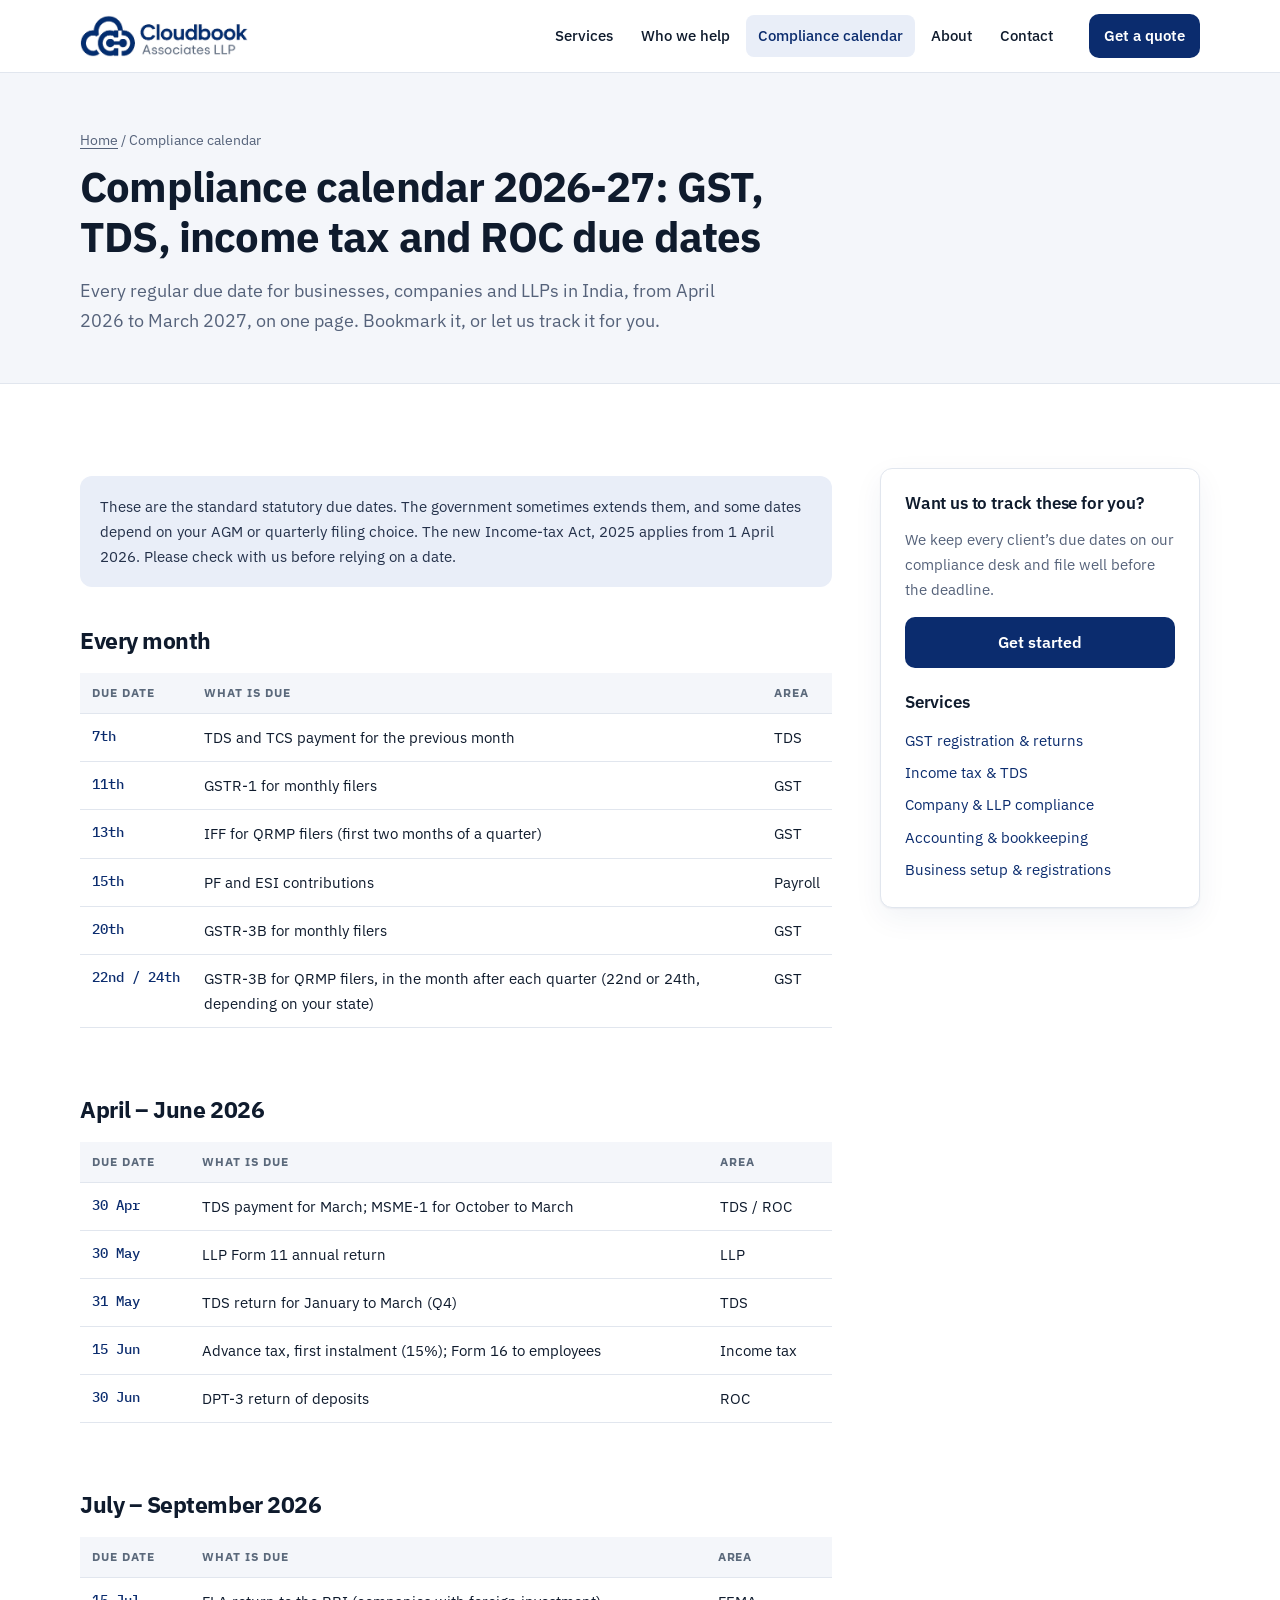
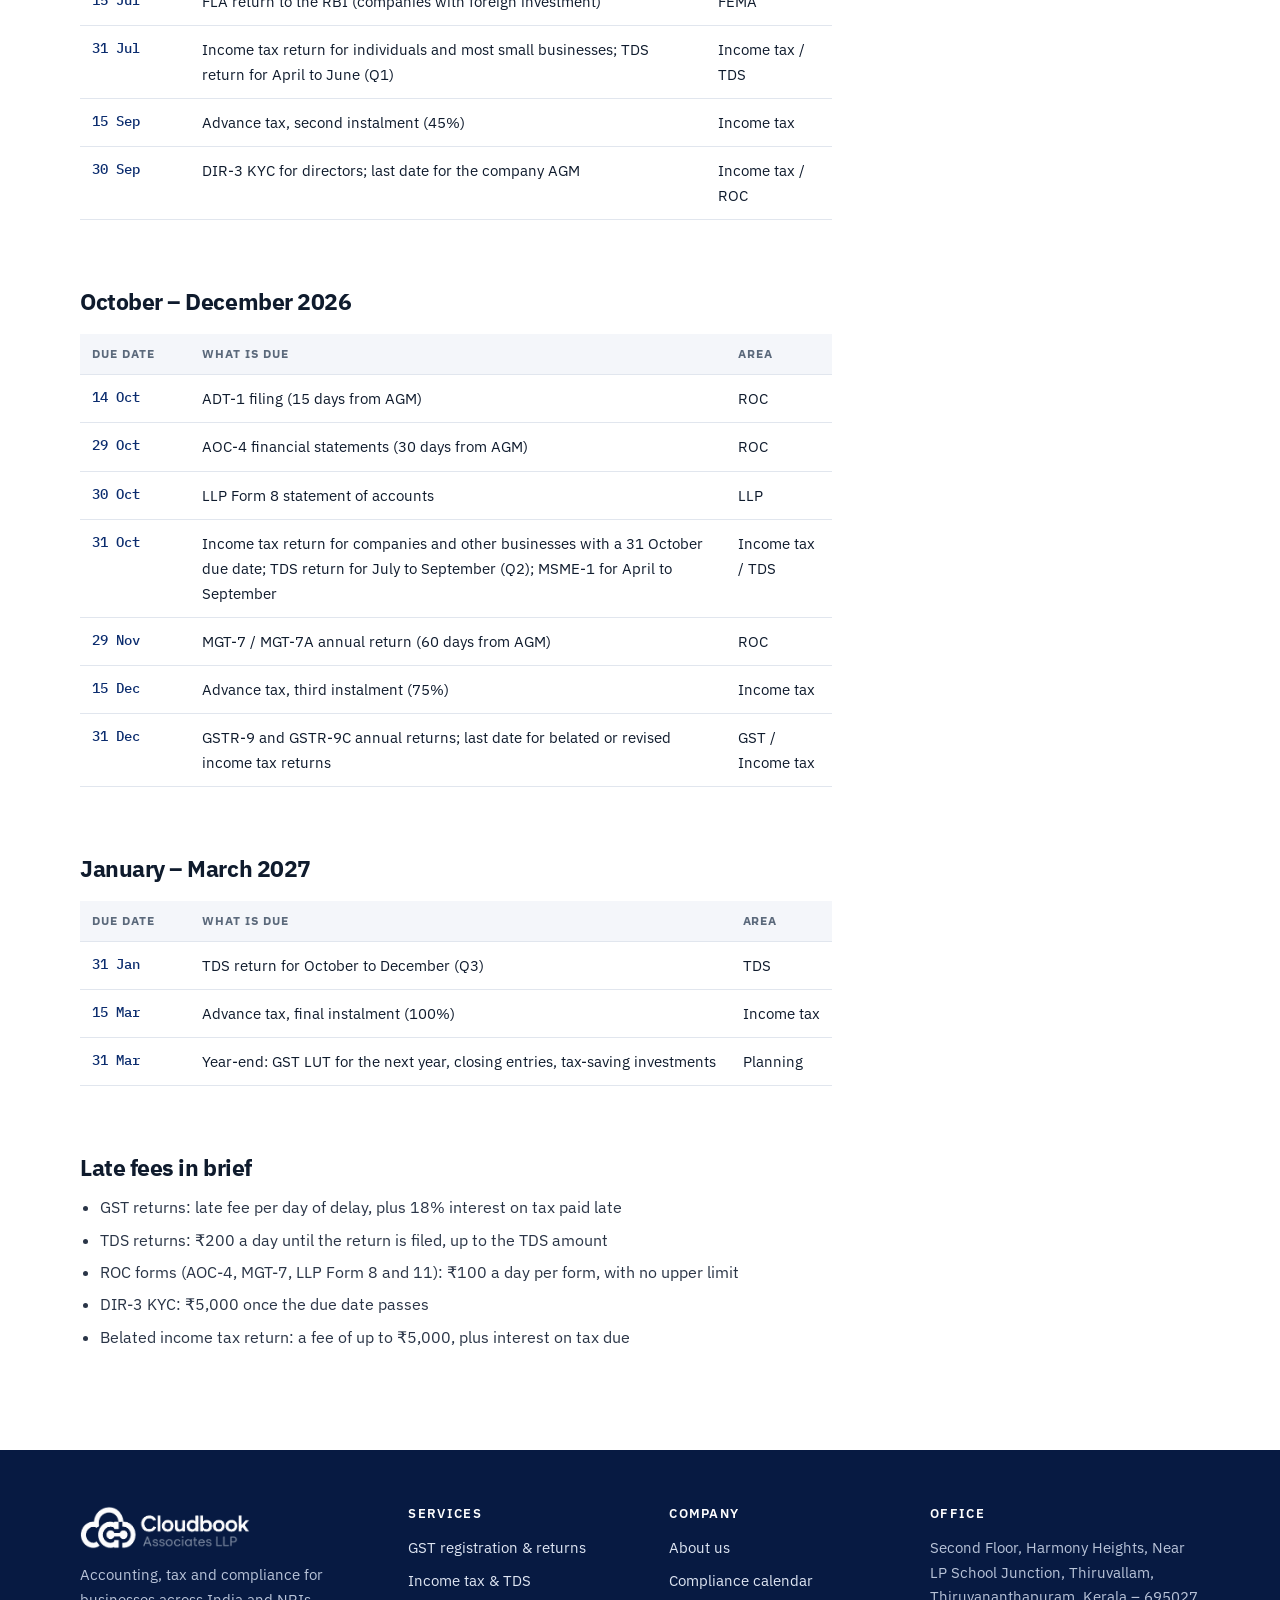
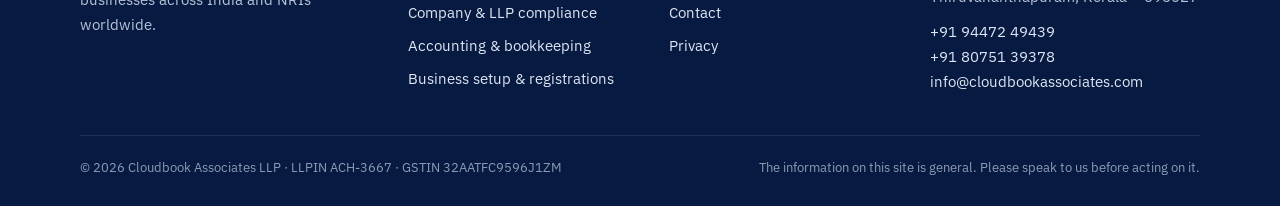
<file: compliance-calendar.html>
<!doctype html>
<html lang="en-IN">
<head>
<meta charset="utf-8">
<meta http-equiv="Content-Security-Policy" content="default-src 'none'; script-src 'self'; style-src 'self'; font-src 'self'; img-src 'self' data:; connect-src 'none'; manifest-src 'self'; base-uri 'none'; form-action 'none'; object-src 'none'">
<meta name="viewport" content="width=device-width, initial-scale=1, viewport-fit=cover">
<title>Compliance Calendar 2026-27: GST, TDS, ITR &amp; ROC | Cloudbook</title>
<meta name="description" content="All GST, TDS, income tax, advance tax, ROC and LLP due dates for FY 2026-27 in one calendar, with late fees, from Cloudbook Associates LLP.">
<meta name="robots" content="index, follow">
<link rel="canonical" href="https://cloudbookassociates.com/compliance-calendar.html">
<meta name="theme-color" content="#0b2c6e">
<meta name="referrer" content="strict-origin-when-cross-origin">
<meta property="og:type" content="website">
<meta property="og:site_name" content="Cloudbook Associates LLP">
<meta property="og:title" content="Compliance Calendar 2026-27: GST, TDS, ITR &amp; ROC | Cloudbook">
<meta property="og:description" content="All GST, TDS, income tax, advance tax, ROC and LLP due dates for FY 2026-27 in one calendar, with late fees, from Cloudbook Associates LLP.">
<meta property="og:url" content="https://cloudbookassociates.com/compliance-calendar.html">
<meta property="og:image" content="https://cloudbookassociates.com/assets/img/og-image.png">
<meta property="og:image:width" content="1200">
<meta property="og:image:height" content="630">
<meta property="og:image:alt" content="Cloudbook Associates LLP: accounting, tax and compliance professionals">
<meta property="og:locale" content="en_IN">
<meta name="twitter:card" content="summary_large_image">
<meta name="twitter:title" content="Compliance Calendar 2026-27: GST, TDS, ITR &amp; ROC | Cloudbook">
<meta name="twitter:description" content="All GST, TDS, income tax, advance tax, ROC and LLP due dates for FY 2026-27 in one calendar, with late fees, from Cloudbook Associates LLP.">
<link rel="icon" type="image/png" href="assets/img/icon-64.png">
<link rel="apple-touch-icon" href="assets/img/apple-touch-icon.png">
<link rel="preload" href="assets/fonts/ibm-plex-sans-latin-400-normal.woff2" as="font" type="font/woff2" crossorigin>
<link rel="stylesheet" href="assets/site.css">
<script type="application/ld+json">{"@context":"https://schema.org","@type":"AccountingService","@id":"https://cloudbookassociates.com/#firm","name":"Cloudbook Associates LLP","url":"https://cloudbookassociates.com/","logo":"https://cloudbookassociates.com/assets/img/logo.png","image":"https://cloudbookassociates.com/assets/img/og-image.png","telephone":"+919447249439","email":"info@cloudbookassociates.com","address":{"@type":"PostalAddress","streetAddress":"Second Floor, Harmony Heights, Near LP School Junction, Thiruvallam","addressLocality":"Thiruvananthapuram","addressRegion":"Kerala","postalCode":"695027","addressCountry":"IN"},"areaServed":{"@type":"Country","name":"India"},"knowsAbout":["GST","Income tax","TDS","ROC compliance","LLP compliance","Bookkeeping","Company registration"],"priceRange":"₹₹"}</script>
</head>
<body>
<a class="skip" href="#main">Skip to content</a>
<header class="site-header">
  <div class="wrap">
    <a class="logo" href="index.html" aria-label="Cloudbook Associates LLP home"><img src="assets/img/logo.png" alt="Cloudbook Associates LLP" width="398" height="101"></a>
    <button class="menu-toggle" type="button" aria-expanded="false" aria-controls="site-nav">Menu</button>
    <nav class="nav" id="site-nav" aria-label="Main"><a href="index.html#services">Services</a><a href="index.html#who">Who we help</a><a href="compliance-calendar.html" aria-current="page">Compliance calendar</a><a href="index.html#about">About</a><a href="contact.html">Contact</a></nav>
    <a class="btn btn-primary btn-sm" href="contact.html">Get a quote</a>
  </div>
</header>
<main id="main">
<section class="page-hero"><div class="wrap"><nav class="crumbs" aria-label="Breadcrumb"><a href="index.html">Home</a> / Compliance calendar</nav>
  <h1>Compliance calendar 2026-27: GST, TDS, income tax and ROC due dates</h1>
  <p class="lead">Every regular due date for businesses, companies and LLPs in India, from April 2026 to March 2027, on one page. Bookmark it, or let us track it for you.</p></div></section>
<section><div class="wrap layout"><article class="prose">
  <div class="callout">These are the standard statutory due dates. The government sometimes extends them, and some dates depend on your AGM or quarterly filing choice. The new Income-tax Act, 2025 applies from 1 April 2026. Please check with us before relying on a date.</div>
  <h2>Every month</h2><div class="tblwrap"><table class="cal"><thead><tr><th>Due date</th><th>What is due</th><th>Area</th></tr></thead><tbody><tr><td>7th</td><td>TDS and TCS payment for the previous month</td><td>TDS</td></tr><tr><td>11th</td><td>GSTR-1 for monthly filers</td><td>GST</td></tr><tr><td>13th</td><td>IFF for QRMP filers (first two months of a quarter)</td><td>GST</td></tr><tr><td>15th</td><td>PF and ESI contributions</td><td>Payroll</td></tr><tr><td>20th</td><td>GSTR-3B for monthly filers</td><td>GST</td></tr><tr><td>22nd / 24th</td><td>GSTR-3B for QRMP filers, in the month after each quarter (22nd or 24th, depending on your state)</td><td>GST</td></tr></tbody></table></div><h2>April – June 2026</h2><div class="tblwrap"><table class="cal"><thead><tr><th>Due date</th><th>What is due</th><th>Area</th></tr></thead><tbody><tr><td>30 Apr</td><td>TDS payment for March; MSME-1 for October to March</td><td>TDS / ROC</td></tr><tr><td>30 May</td><td>LLP Form 11 annual return</td><td>LLP</td></tr><tr><td>31 May</td><td>TDS return for January to March (Q4)</td><td>TDS</td></tr><tr><td>15 Jun</td><td>Advance tax, first instalment (15%); Form 16 to employees</td><td>Income tax</td></tr><tr><td>30 Jun</td><td>DPT-3 return of deposits</td><td>ROC</td></tr></tbody></table></div><h2>July – September 2026</h2><div class="tblwrap"><table class="cal"><thead><tr><th>Due date</th><th>What is due</th><th>Area</th></tr></thead><tbody><tr><td>15 Jul</td><td>FLA return to the RBI (companies with foreign investment)</td><td>FEMA</td></tr><tr><td>31 Jul</td><td>Income tax return for individuals and most small businesses; TDS return for April to June (Q1)</td><td>Income tax / TDS</td></tr><tr><td>15 Sep</td><td>Advance tax, second instalment (45%)</td><td>Income tax</td></tr><tr><td>30 Sep</td><td>DIR-3 KYC for directors; last date for the company AGM</td><td>Income tax / ROC</td></tr></tbody></table></div><h2>October – December 2026</h2><div class="tblwrap"><table class="cal"><thead><tr><th>Due date</th><th>What is due</th><th>Area</th></tr></thead><tbody><tr><td>14 Oct</td><td>ADT-1 filing (15 days from AGM)</td><td>ROC</td></tr><tr><td>29 Oct</td><td>AOC-4 financial statements (30 days from AGM)</td><td>ROC</td></tr><tr><td>30 Oct</td><td>LLP Form 8 statement of accounts</td><td>LLP</td></tr><tr><td>31 Oct</td><td>Income tax return for companies and other businesses with a 31 October due date; TDS return for July to September (Q2); MSME-1 for April to September</td><td>Income tax / TDS</td></tr><tr><td>29 Nov</td><td>MGT-7 / MGT-7A annual return (60 days from AGM)</td><td>ROC</td></tr><tr><td>15 Dec</td><td>Advance tax, third instalment (75%)</td><td>Income tax</td></tr><tr><td>31 Dec</td><td>GSTR-9 and GSTR-9C annual returns; last date for belated or revised income tax returns</td><td>GST / Income tax</td></tr></tbody></table></div><h2>January – March 2027</h2><div class="tblwrap"><table class="cal"><thead><tr><th>Due date</th><th>What is due</th><th>Area</th></tr></thead><tbody><tr><td>31 Jan</td><td>TDS return for October to December (Q3)</td><td>TDS</td></tr><tr><td>15 Mar</td><td>Advance tax, final instalment (100%)</td><td>Income tax</td></tr><tr><td>31 Mar</td><td>Year-end: GST LUT for the next year, closing entries, tax-saving investments</td><td>Planning</td></tr></tbody></table></div>
  <h2>Late fees in brief</h2><ul>
    <li>GST returns: late fee per day of delay, plus 18% interest on tax paid late</li>
    <li>TDS returns: ₹200 a day until the return is filed, up to the TDS amount</li>
    <li>ROC forms (AOC-4, MGT-7, LLP Form 8 and 11): ₹100 a day per form, with no upper limit</li>
    <li>DIR-3 KYC: ₹5,000 once the due date passes</li>
    <li>Belated income tax return: a fee of up to ₹5,000, plus interest on tax due</li></ul>
</article>
<aside class="aside"><h3>Want us to track these for you?</h3><p class="muted small">We keep every client’s due dates on our compliance desk and file well before the deadline.</p><a class="btn btn-primary" href="contact.html">Get started</a>
  <h3 class="mt-s">Services</h3><ul><li><a href="gst-services.html">GST registration &amp; returns</a></li><li><a href="income-tax-tds.html">Income tax &amp; TDS</a></li><li><a href="company-llp-compliance.html">Company &amp; LLP compliance</a></li><li><a href="accounting-bookkeeping.html">Accounting &amp; bookkeeping</a></li><li><a href="business-registration.html">Business setup &amp; registrations</a></li></ul></aside>
</div></section>
</main>
<footer class="site-footer">
  <div class="wrap">
    <div class="cols">
      <div>
        <img src="assets/img/logo-white.png" alt="Cloudbook Associates LLP" width="398" height="101">
        <p>Accounting, tax and compliance for businesses across India and NRIs worldwide.</p>
      </div>
      <div><h3>Services</h3><ul><li><a href="gst-services.html">GST registration &amp; returns</a></li><li><a href="income-tax-tds.html">Income tax &amp; TDS</a></li><li><a href="company-llp-compliance.html">Company &amp; LLP compliance</a></li><li><a href="accounting-bookkeeping.html">Accounting &amp; bookkeeping</a></li><li><a href="business-registration.html">Business setup &amp; registrations</a></li></ul></div>
      <div><h3>Company</h3><ul><li><a href="index.html#about">About us</a></li><li><a href="compliance-calendar.html">Compliance calendar</a></li><li><a href="contact.html">Contact</a></li><li><a href="privacy.html">Privacy</a></li></ul></div>
      <div><h3>Office</h3><address>Second Floor, Harmony Heights, Near LP School Junction, Thiruvallam, Thiruvananthapuram, Kerala – 695027</address>
        <p class="mt-s"><a href="tel:+919447249439">+91 94472 49439</a><br><a href="tel:+918075139378">+91 80751 39378</a><br><a href="mailto:info@cloudbookassociates.com">info@cloudbookassociates.com</a></p></div>
    </div>
    <div class="legal"><span>© <span data-year>2026</span> Cloudbook Associates LLP · LLPIN ACH-3667 · GSTIN 32AATFC9596J1ZM</span><span>The information on this site is general. Please speak to us before acting on it.</span></div>
  </div>
</footer>
<a class="wa-float" href="https://wa.me/919447249439" aria-label="Chat with us on WhatsApp" rel="noopener" target="_blank"><svg viewBox="0 0 24 24" fill="currentColor" aria-hidden="true"><path d="M12 2a10 10 0 0 0-8.6 15.1L2 22l5-1.3A10 10 0 1 0 12 2zm0 18.2a8.2 8.2 0 0 1-4.2-1.1l-.3-.2-3 .8.8-2.9-.2-.3A8.2 8.2 0 1 1 12 20.2zm4.5-6.1c-.2-.1-1.5-.7-1.7-.8s-.4-.1-.6.1-.7.8-.8 1-.3.2-.5.1a6.7 6.7 0 0 1-3.3-2.9c-.2-.4.3-.4.8-1.3.1-.2 0-.3 0-.4l-.8-1.8c-.2-.5-.4-.4-.6-.4h-.5a1 1 0 0 0-.7.3 3 3 0 0 0-.9 2.2 5.2 5.2 0 0 0 1.1 2.8 11.9 11.9 0 0 0 4.6 4c1.7.7 2.4.8 3.2.7a2.8 2.8 0 0 0 1.9-1.3 2.3 2.3 0 0 0 .2-1.3c-.1-.1-.3-.2-.5-.3z"/></svg></a>
<script src="assets/site.js" defer></script>
</body>
</html>
</file>
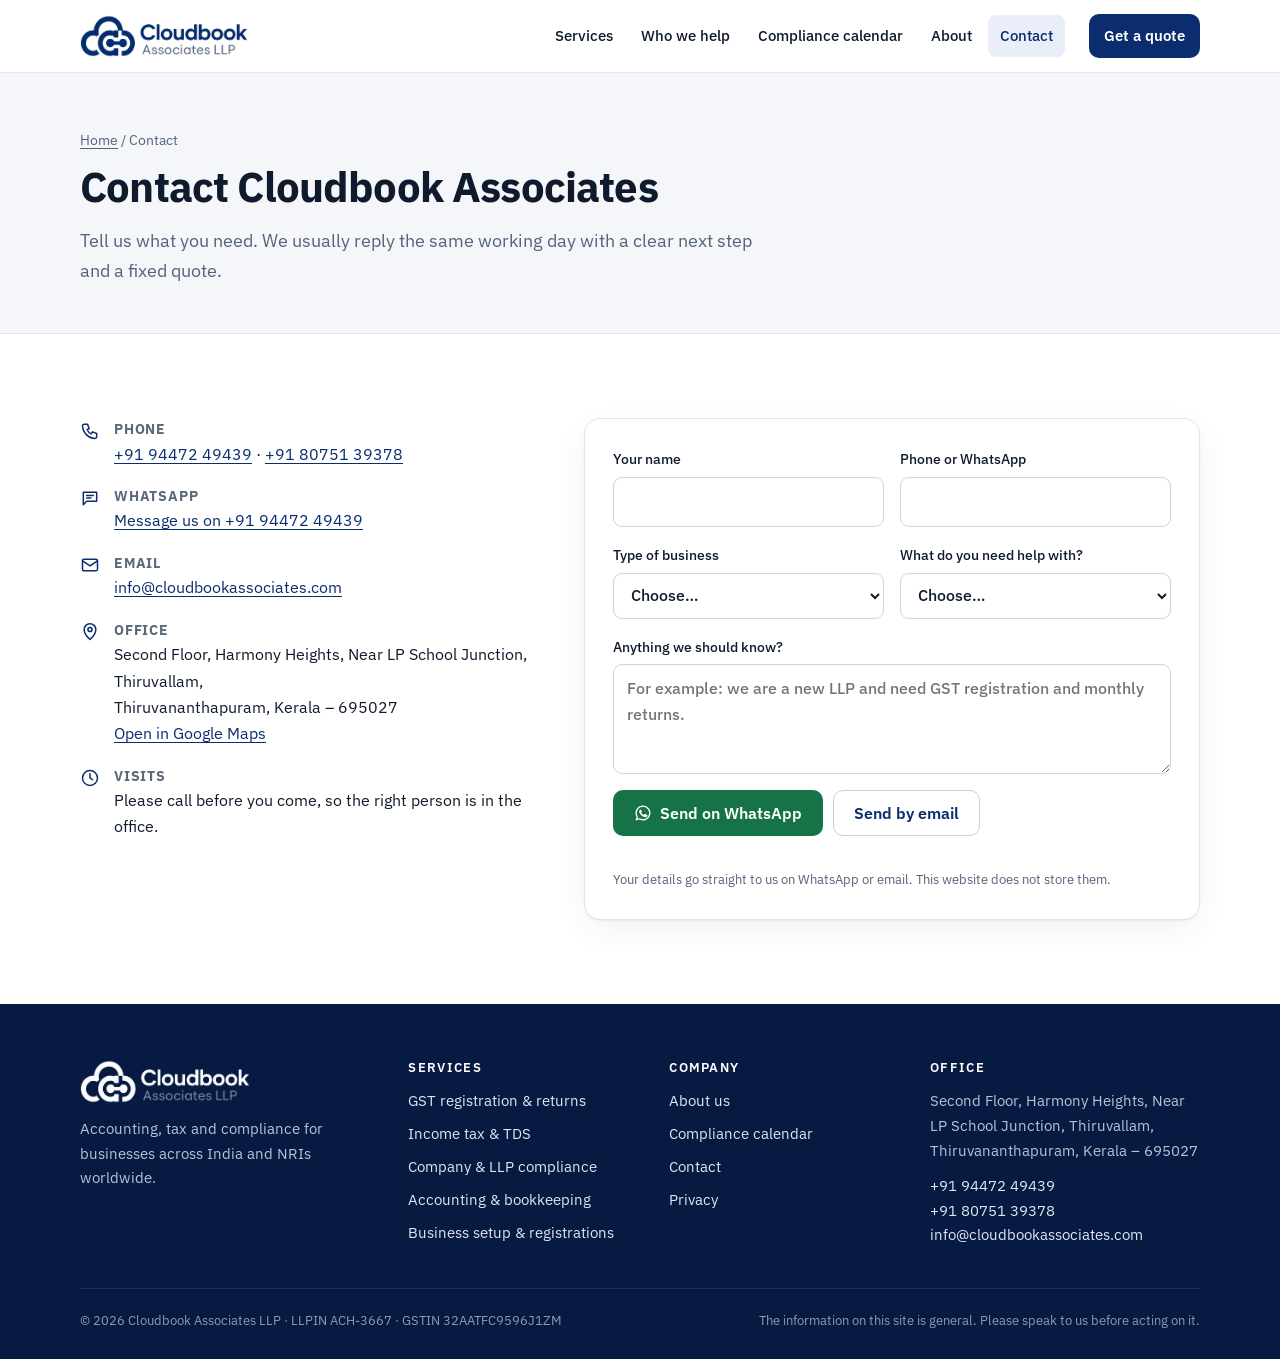
<file: contact.html>
<!doctype html>
<html lang="en-IN">
<head>
<meta charset="utf-8">
<meta http-equiv="Content-Security-Policy" content="default-src 'none'; script-src 'self'; style-src 'self'; font-src 'self'; img-src 'self' data:; connect-src 'none'; manifest-src 'self'; base-uri 'none'; form-action 'none'; object-src 'none'">
<meta name="viewport" content="width=device-width, initial-scale=1, viewport-fit=cover">
<title>Contact Cloudbook Associates LLP | Call or WhatsApp</title>
<meta name="description" content="Call or WhatsApp +91 94472 49439, or email us, for GST, income tax, TDS and company compliance help, from anywhere in India or abroad. We reply quickly.">
<meta name="robots" content="index, follow">
<link rel="canonical" href="https://cloudbookassociates.com/contact.html">
<meta name="theme-color" content="#0b2c6e">
<meta name="referrer" content="strict-origin-when-cross-origin">
<meta property="og:type" content="website">
<meta property="og:site_name" content="Cloudbook Associates LLP">
<meta property="og:title" content="Contact Cloudbook Associates LLP | Call or WhatsApp">
<meta property="og:description" content="Call or WhatsApp +91 94472 49439, or email us, for GST, income tax, TDS and company compliance help, from anywhere in India or abroad. We reply quickly.">
<meta property="og:url" content="https://cloudbookassociates.com/contact.html">
<meta property="og:image" content="https://cloudbookassociates.com/assets/img/og-image.png">
<meta property="og:image:width" content="1200">
<meta property="og:image:height" content="630">
<meta property="og:image:alt" content="Cloudbook Associates LLP: accounting, tax and compliance professionals">
<meta property="og:locale" content="en_IN">
<meta name="twitter:card" content="summary_large_image">
<meta name="twitter:title" content="Contact Cloudbook Associates LLP | Call or WhatsApp">
<meta name="twitter:description" content="Call or WhatsApp +91 94472 49439, or email us, for GST, income tax, TDS and company compliance help, from anywhere in India or abroad. We reply quickly.">
<link rel="icon" type="image/png" href="assets/img/icon-64.png">
<link rel="apple-touch-icon" href="assets/img/apple-touch-icon.png">
<link rel="preload" href="assets/fonts/ibm-plex-sans-latin-400-normal.woff2" as="font" type="font/woff2" crossorigin>
<link rel="stylesheet" href="assets/site.css">
<script type="application/ld+json">{"@context":"https://schema.org","@type":"AccountingService","@id":"https://cloudbookassociates.com/#firm","name":"Cloudbook Associates LLP","url":"https://cloudbookassociates.com/","logo":"https://cloudbookassociates.com/assets/img/logo.png","image":"https://cloudbookassociates.com/assets/img/og-image.png","telephone":"+919447249439","email":"info@cloudbookassociates.com","address":{"@type":"PostalAddress","streetAddress":"Second Floor, Harmony Heights, Near LP School Junction, Thiruvallam","addressLocality":"Thiruvananthapuram","addressRegion":"Kerala","postalCode":"695027","addressCountry":"IN"},"areaServed":{"@type":"Country","name":"India"},"knowsAbout":["GST","Income tax","TDS","ROC compliance","LLP compliance","Bookkeeping","Company registration"],"priceRange":"₹₹"}</script>
</head>
<body>
<a class="skip" href="#main">Skip to content</a>
<header class="site-header">
  <div class="wrap">
    <a class="logo" href="index.html" aria-label="Cloudbook Associates LLP home"><img src="assets/img/logo.png" alt="Cloudbook Associates LLP" width="398" height="101"></a>
    <button class="menu-toggle" type="button" aria-expanded="false" aria-controls="site-nav">Menu</button>
    <nav class="nav" id="site-nav" aria-label="Main"><a href="index.html#services">Services</a><a href="index.html#who">Who we help</a><a href="compliance-calendar.html">Compliance calendar</a><a href="index.html#about">About</a><a href="contact.html" aria-current="page">Contact</a></nav>
    <a class="btn btn-primary btn-sm" href="contact.html">Get a quote</a>
  </div>
</header>
<main id="main">
<section class="page-hero"><div class="wrap"><nav class="crumbs" aria-label="Breadcrumb"><a href="index.html">Home</a> / Contact</nav>
  <h1>Contact Cloudbook Associates</h1><p class="lead">Tell us what you need. We usually reply the same working day with a clear next step and a fixed quote.</p></div></section>
<section><div class="wrap"><div class="contact">
  <div class="contact-info">
    <div><svg viewBox="0 0 24 24" fill="none" stroke="currentColor" stroke-width="1.8" stroke-linecap="round" stroke-linejoin="round" aria-hidden="true"><path d="M5 4h4l2 5-2.5 1.5a11 11 0 0 0 5 5L15 13l5 2v4a2 2 0 0 1-2 2A16 16 0 0 1 3 6a2 2 0 0 1 2-2"/></svg><span><b>Phone</b><a href="tel:+919447249439">+91 94472 49439</a> · <a href="tel:+918075139378">+91 80751 39378</a></span></div>
    <div><svg viewBox="0 0 24 24" fill="none" stroke="currentColor" stroke-width="1.8" stroke-linecap="round" stroke-linejoin="round" aria-hidden="true"><path d="M4 5h16v11H8l-4 4z"/><path d="M8 9h8M8 12h5"/></svg><span><b>WhatsApp</b><a href="https://wa.me/919447249439" target="_blank" rel="noopener">Message us on +91 94472 49439</a></span></div>
    <div><svg viewBox="0 0 24 24" fill="none" stroke="currentColor" stroke-width="1.8" stroke-linecap="round" stroke-linejoin="round" aria-hidden="true"><rect x="3" y="5" width="18" height="14" rx="2"/><path d="M3 7l9 6 9-6"/></svg><span><b>Email</b><a href="mailto:info@cloudbookassociates.com">info@cloudbookassociates.com</a></span></div>
    <div><svg viewBox="0 0 24 24" fill="none" stroke="currentColor" stroke-width="1.8" stroke-linecap="round" stroke-linejoin="round" aria-hidden="true"><path d="M12 21s7-6.2 7-12a7 7 0 0 0-14 0c0 5.8 7 12 7 12z"/><circle cx="12" cy="9" r="2.5"/></svg><span><b>Office</b>Second Floor, Harmony Heights, Near LP School Junction, Thiruvallam,<br>Thiruvananthapuram, Kerala – 695027<br><a href="https://www.google.com/maps/search/?api=1&amp;query=Harmony+Heights+Thiruvallam+Thiruvananthapuram+695027" target="_blank" rel="noopener">Open in Google Maps</a></span></div>
    <div><svg viewBox="0 0 24 24" fill="none" stroke="currentColor" stroke-width="1.8" stroke-linecap="round" stroke-linejoin="round" aria-hidden="true"><circle cx="12" cy="12" r="9"/><path d="M12 7v5l3 2"/></svg><span><b>Visits</b>Please call before you come, so the right person is in the office.</span></div>
  </div>
  <form class="form" id="enquiry" novalidate>
    <label>Your name<input name="name" autocomplete="name" required></label>
    <label>Phone or WhatsApp<input name="phone" type="tel" autocomplete="tel" inputmode="tel" required></label>
    <label>Type of business<select name="type"><option value="">Choose…</option><option>Proprietorship</option><option>Partnership firm</option><option>LLP</option><option>Private limited company</option><option>Individual / NRI</option><option>Association / society</option><option>Not started yet</option></select></label>
    <label>What do you need help with?<select name="service"><option value="">Choose…</option><option>GST registration &amp; returns</option><option>Income tax &amp; TDS</option><option>Company &amp; LLP compliance</option><option>Accounting &amp; bookkeeping</option><option>Business setup &amp; registrations</option><option>Something else</option></select></label>
    <label class="full">Anything we should know?<textarea name="message" placeholder="For example: we are a new LLP and need GST registration and monthly returns."></textarea></label>
    <div class="full actions"><button class="btn btn-wa" type="submit" value="whatsapp"><svg viewBox="0 0 24 24" fill="currentColor" aria-hidden="true"><path d="M12 2a10 10 0 0 0-8.6 15.1L2 22l5-1.3A10 10 0 1 0 12 2zm0 18.2a8.2 8.2 0 0 1-4.2-1.1l-.3-.2-3 .8.8-2.9-.2-.3A8.2 8.2 0 1 1 12 20.2zm4.5-6.1c-.2-.1-1.5-.7-1.7-.8s-.4-.1-.6.1-.7.8-.8 1-.3.2-.5.1a6.7 6.7 0 0 1-3.3-2.9c-.2-.4.3-.4.8-1.3.1-.2 0-.3 0-.4l-.8-1.8c-.2-.5-.4-.4-.6-.4h-.5a1 1 0 0 0-.7.3 3 3 0 0 0-.9 2.2 5.2 5.2 0 0 0 1.1 2.8 11.9 11.9 0 0 0 4.6 4c1.7.7 2.4.8 3.2.7a2.8 2.8 0 0 0 1.9-1.3 2.3 2.3 0 0 0 .2-1.3c-.1-.1-.3-.2-.5-.3z"/></svg> Send on WhatsApp</button><button class="btn btn-ghost" type="submit" value="email">Send by email</button></div>
    <p class="full err" role="alert"></p>
    <p class="full note">Your details go straight to us on WhatsApp or email. This website does not store them.</p>
  </form>
</div></div></section>
</main>
<footer class="site-footer">
  <div class="wrap">
    <div class="cols">
      <div>
        <img src="assets/img/logo-white.png" alt="Cloudbook Associates LLP" width="398" height="101">
        <p>Accounting, tax and compliance for businesses across India and NRIs worldwide.</p>
      </div>
      <div><h3>Services</h3><ul><li><a href="gst-services.html">GST registration &amp; returns</a></li><li><a href="income-tax-tds.html">Income tax &amp; TDS</a></li><li><a href="company-llp-compliance.html">Company &amp; LLP compliance</a></li><li><a href="accounting-bookkeeping.html">Accounting &amp; bookkeeping</a></li><li><a href="business-registration.html">Business setup &amp; registrations</a></li></ul></div>
      <div><h3>Company</h3><ul><li><a href="index.html#about">About us</a></li><li><a href="compliance-calendar.html">Compliance calendar</a></li><li><a href="contact.html">Contact</a></li><li><a href="privacy.html">Privacy</a></li></ul></div>
      <div><h3>Office</h3><address>Second Floor, Harmony Heights, Near LP School Junction, Thiruvallam, Thiruvananthapuram, Kerala – 695027</address>
        <p class="mt-s"><a href="tel:+919447249439">+91 94472 49439</a><br><a href="tel:+918075139378">+91 80751 39378</a><br><a href="mailto:info@cloudbookassociates.com">info@cloudbookassociates.com</a></p></div>
    </div>
    <div class="legal"><span>© <span data-year>2026</span> Cloudbook Associates LLP · LLPIN ACH-3667 · GSTIN 32AATFC9596J1ZM</span><span>The information on this site is general. Please speak to us before acting on it.</span></div>
  </div>
</footer>
<a class="wa-float" href="https://wa.me/919447249439" aria-label="Chat with us on WhatsApp" rel="noopener" target="_blank"><svg viewBox="0 0 24 24" fill="currentColor" aria-hidden="true"><path d="M12 2a10 10 0 0 0-8.6 15.1L2 22l5-1.3A10 10 0 1 0 12 2zm0 18.2a8.2 8.2 0 0 1-4.2-1.1l-.3-.2-3 .8.8-2.9-.2-.3A8.2 8.2 0 1 1 12 20.2zm4.5-6.1c-.2-.1-1.5-.7-1.7-.8s-.4-.1-.6.1-.7.8-.8 1-.3.2-.5.1a6.7 6.7 0 0 1-3.3-2.9c-.2-.4.3-.4.8-1.3.1-.2 0-.3 0-.4l-.8-1.8c-.2-.5-.4-.4-.6-.4h-.5a1 1 0 0 0-.7.3 3 3 0 0 0-.9 2.2 5.2 5.2 0 0 0 1.1 2.8 11.9 11.9 0 0 0 4.6 4c1.7.7 2.4.8 3.2.7a2.8 2.8 0 0 0 1.9-1.3 2.3 2.3 0 0 0 .2-1.3c-.1-.1-.3-.2-.5-.3z"/></svg></a>
<script src="assets/site.js" defer></script>
</body>
</html>
</file>
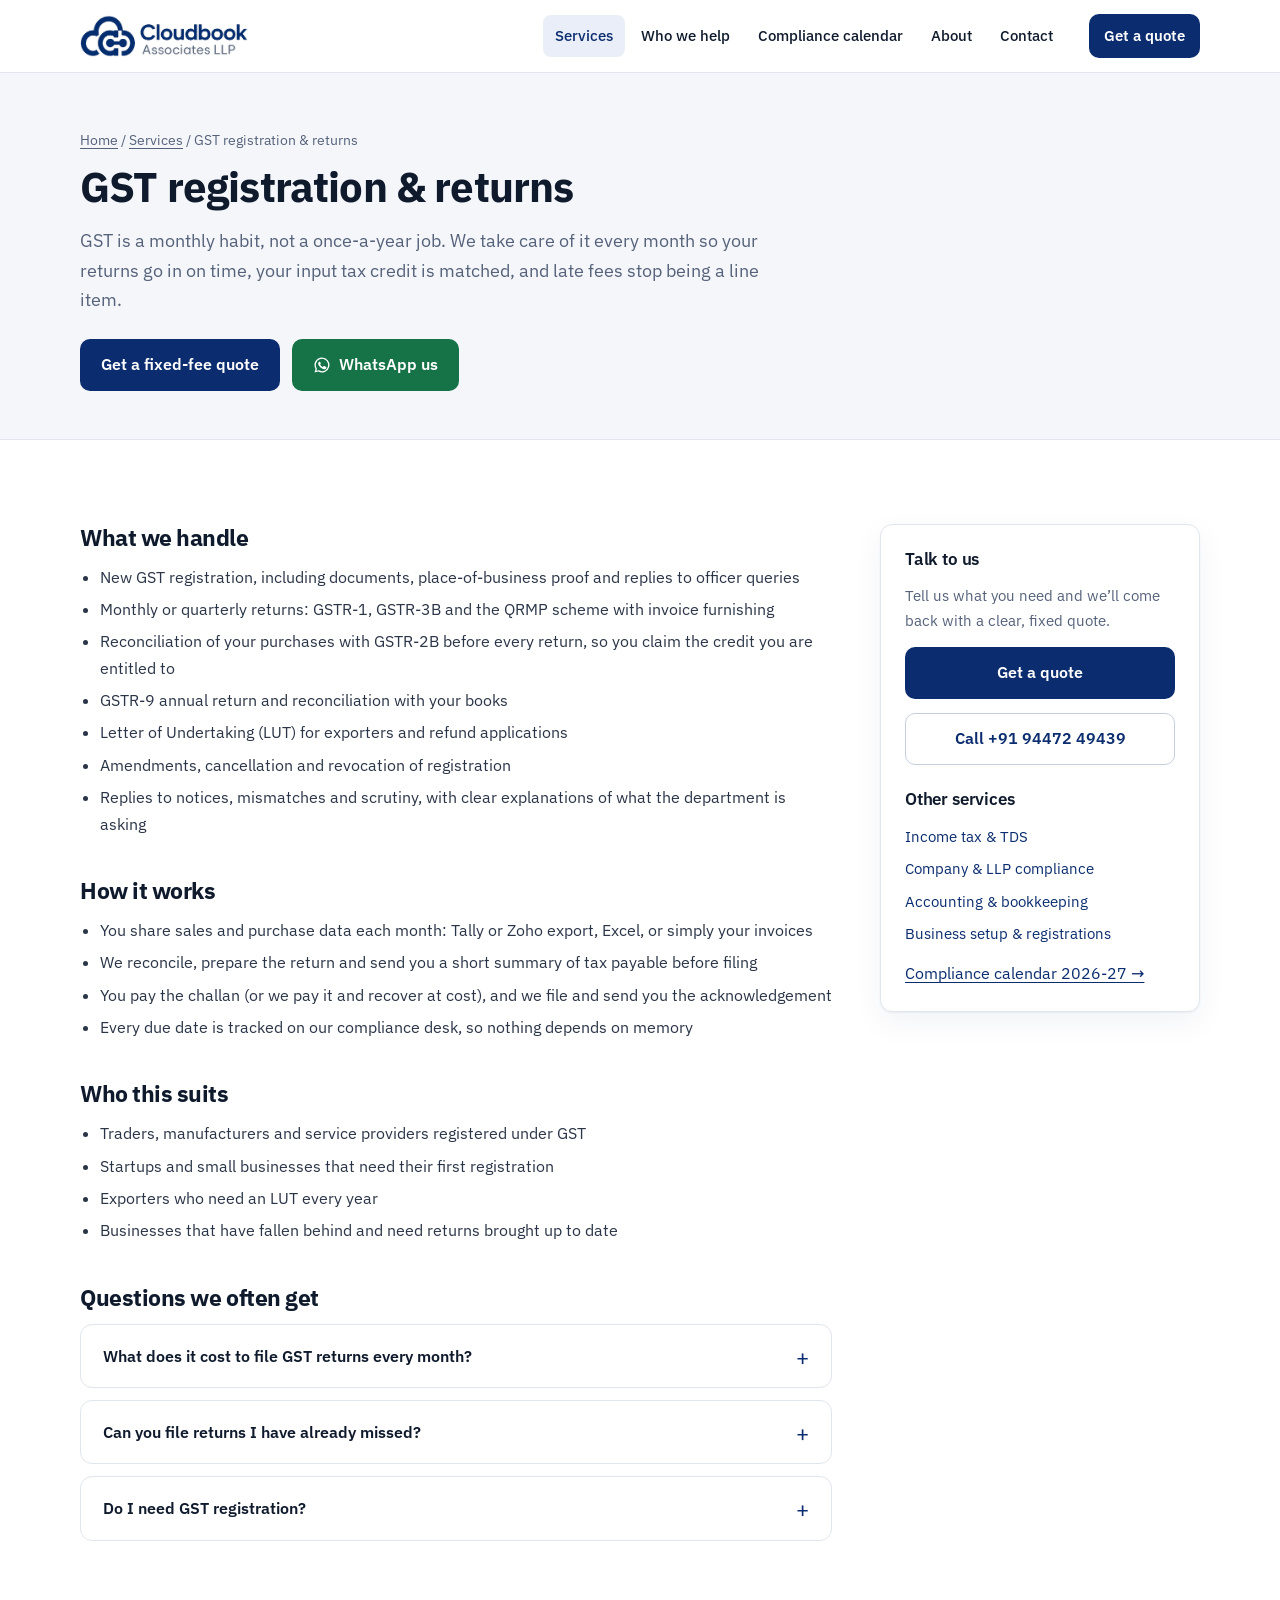
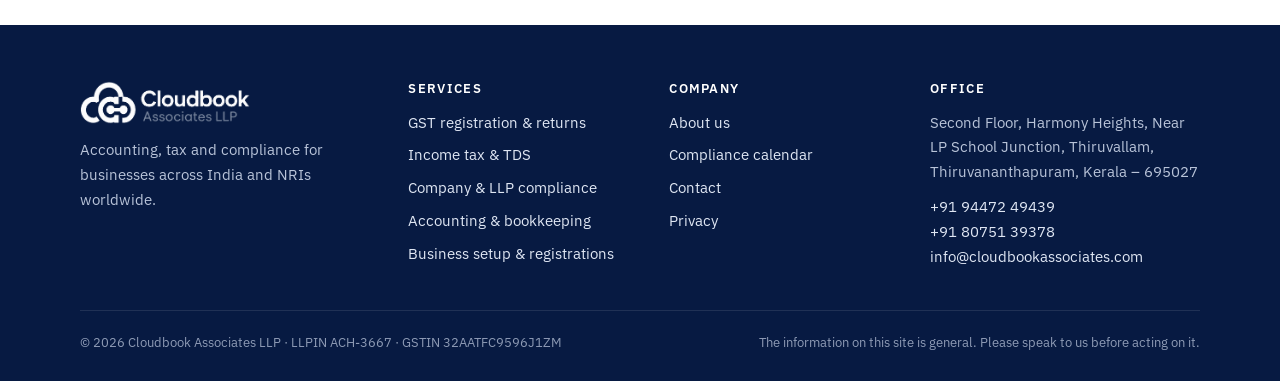
<file: gst-services.html>
<!doctype html>
<html lang="en-IN">
<head>
<meta charset="utf-8">
<meta http-equiv="Content-Security-Policy" content="default-src 'none'; script-src 'self'; style-src 'self'; font-src 'self'; img-src 'self' data:; connect-src 'none'; manifest-src 'self'; base-uri 'none'; form-action 'none'; object-src 'none'">
<meta name="viewport" content="width=device-width, initial-scale=1, viewport-fit=cover">
<title>GST Registration &amp; Return Filing Online | Cloudbook</title>
<meta name="description" content="GST registration, monthly GSTR-1 and GSTR-3B, QRMP, GSTR-9, LUT, refunds and notice replies for businesses anywhere in India. Fixed fees, fully online.">
<meta name="robots" content="index, follow">
<link rel="canonical" href="https://cloudbookassociates.com/gst-services.html">
<meta name="theme-color" content="#0b2c6e">
<meta name="referrer" content="strict-origin-when-cross-origin">
<meta property="og:type" content="website">
<meta property="og:site_name" content="Cloudbook Associates LLP">
<meta property="og:title" content="GST Registration &amp; Return Filing Online | Cloudbook">
<meta property="og:description" content="GST registration, monthly GSTR-1 and GSTR-3B, QRMP, GSTR-9, LUT, refunds and notice replies for businesses anywhere in India. Fixed fees, fully online.">
<meta property="og:url" content="https://cloudbookassociates.com/gst-services.html">
<meta property="og:image" content="https://cloudbookassociates.com/assets/img/og-image.png">
<meta property="og:image:width" content="1200">
<meta property="og:image:height" content="630">
<meta property="og:image:alt" content="Cloudbook Associates LLP: accounting, tax and compliance professionals">
<meta property="og:locale" content="en_IN">
<meta name="twitter:card" content="summary_large_image">
<meta name="twitter:title" content="GST Registration &amp; Return Filing Online | Cloudbook">
<meta name="twitter:description" content="GST registration, monthly GSTR-1 and GSTR-3B, QRMP, GSTR-9, LUT, refunds and notice replies for businesses anywhere in India. Fixed fees, fully online.">
<link rel="icon" type="image/png" href="assets/img/icon-64.png">
<link rel="apple-touch-icon" href="assets/img/apple-touch-icon.png">
<link rel="preload" href="assets/fonts/ibm-plex-sans-latin-400-normal.woff2" as="font" type="font/woff2" crossorigin>
<link rel="stylesheet" href="assets/site.css">
<script type="application/ld+json">{"@context":"https://schema.org","@type":"AccountingService","@id":"https://cloudbookassociates.com/#firm","name":"Cloudbook Associates LLP","url":"https://cloudbookassociates.com/","logo":"https://cloudbookassociates.com/assets/img/logo.png","image":"https://cloudbookassociates.com/assets/img/og-image.png","telephone":"+919447249439","email":"info@cloudbookassociates.com","address":{"@type":"PostalAddress","streetAddress":"Second Floor, Harmony Heights, Near LP School Junction, Thiruvallam","addressLocality":"Thiruvananthapuram","addressRegion":"Kerala","postalCode":"695027","addressCountry":"IN"},"areaServed":{"@type":"Country","name":"India"},"knowsAbout":["GST","Income tax","TDS","ROC compliance","LLP compliance","Bookkeeping","Company registration"],"priceRange":"₹₹"}</script><script type="application/ld+json">{"@context":"https://schema.org","@type":"Service","name":"GST registration & returns","description":"GST registration, monthly GSTR-1 and GSTR-3B, QRMP, GSTR-9, LUT, refunds and notice replies for businesses anywhere in India. Fixed fees, fully online.","provider":{"@id":"https://cloudbookassociates.com/#firm"},"areaServed":{"@type":"Country","name":"India"}}</script><script type="application/ld+json">{"@context":"https://schema.org","@type":"BreadcrumbList","itemListElement":[{"@type":"ListItem","position":1,"name":"Home","item":"https://cloudbookassociates.com/"},{"@type":"ListItem","position":2,"name":"GST registration & returns","item":"https://cloudbookassociates.com/gst-services.html"}]}</script><script type="application/ld+json">{"@context":"https://schema.org","@type":"FAQPage","mainEntity":[{"@type":"Question","name":"What does it cost to file GST returns every month?","acceptedAnswer":{"@type":"Answer","text":"It depends on the number of invoices and whether you file monthly or quarterly. Most small businesses pay a fixed monthly fee, which we quote before we start. Late fees for missed returns usually cost more than our fee."}},{"@type":"Question","name":"Can you file returns I have already missed?","acceptedAnswer":{"@type":"Answer","text":"Yes. We file pending returns in order, work out the late fee and interest, and get your GSTIN back to a clean status."}},{"@type":"Question","name":"Do I need GST registration?","acceptedAnswer":{"@type":"Answer","text":"Registration is compulsory once your turnover crosses the threshold for your state and type of supply, and in some cases (inter-state sales, e-commerce, specified services) regardless of turnover. Tell us what you sell and where, and we will give you a straight answer."}}]}</script>
</head>
<body>
<a class="skip" href="#main">Skip to content</a>
<header class="site-header">
  <div class="wrap">
    <a class="logo" href="index.html" aria-label="Cloudbook Associates LLP home"><img src="assets/img/logo.png" alt="Cloudbook Associates LLP" width="398" height="101"></a>
    <button class="menu-toggle" type="button" aria-expanded="false" aria-controls="site-nav">Menu</button>
    <nav class="nav" id="site-nav" aria-label="Main"><a href="index.html#services" aria-current="page">Services</a><a href="index.html#who">Who we help</a><a href="compliance-calendar.html">Compliance calendar</a><a href="index.html#about">About</a><a href="contact.html">Contact</a></nav>
    <a class="btn btn-primary btn-sm" href="contact.html">Get a quote</a>
  </div>
</header>
<main id="main">
<section class="page-hero"><div class="wrap"><nav class="crumbs" aria-label="Breadcrumb"><a href="index.html">Home</a> / <a href="index.html#services">Services</a> / GST registration &amp; returns</nav>
  <h1>GST registration &amp; returns</h1><p class="lead">GST is a monthly habit, not a once-a-year job. We take care of it every month so your returns go in on time, your input tax credit is matched, and late fees stop being a line item.</p>
  <div class="cta-row mt"><a class="btn btn-primary" href="contact.html">Get a fixed-fee quote</a><a class="btn btn-wa" href="https://wa.me/919447249439?text=Hello%2C%20I%20need%20help%20with%20GST%20registration%20%26%20returns" target="_blank" rel="noopener"><svg viewBox="0 0 24 24" fill="currentColor" aria-hidden="true"><path d="M12 2a10 10 0 0 0-8.6 15.1L2 22l5-1.3A10 10 0 1 0 12 2zm0 18.2a8.2 8.2 0 0 1-4.2-1.1l-.3-.2-3 .8.8-2.9-.2-.3A8.2 8.2 0 1 1 12 20.2zm4.5-6.1c-.2-.1-1.5-.7-1.7-.8s-.4-.1-.6.1-.7.8-.8 1-.3.2-.5.1a6.7 6.7 0 0 1-3.3-2.9c-.2-.4.3-.4.8-1.3.1-.2 0-.3 0-.4l-.8-1.8c-.2-.5-.4-.4-.6-.4h-.5a1 1 0 0 0-.7.3 3 3 0 0 0-.9 2.2 5.2 5.2 0 0 0 1.1 2.8 11.9 11.9 0 0 0 4.6 4c1.7.7 2.4.8 3.2.7a2.8 2.8 0 0 0 1.9-1.3 2.3 2.3 0 0 0 .2-1.3c-.1-.1-.3-.2-.5-.3z"/></svg> WhatsApp us</a></div></div></section>
<section><div class="wrap layout">
  <article class="prose"><h2>What we handle</h2><ul><li>New GST registration, including documents, place-of-business proof and replies to officer queries</li><li>Monthly or quarterly returns: GSTR-1, GSTR-3B and the QRMP scheme with invoice furnishing</li><li>Reconciliation of your purchases with GSTR-2B before every return, so you claim the credit you are entitled to</li><li>GSTR-9 annual return and reconciliation with your books</li><li>Letter of Undertaking (LUT) for exporters and refund applications</li><li>Amendments, cancellation and revocation of registration</li><li>Replies to notices, mismatches and scrutiny, with clear explanations of what the department is asking</li></ul><h2>How it works</h2><ul><li>You share sales and purchase data each month: Tally or Zoho export, Excel, or simply your invoices</li><li>We reconcile, prepare the return and send you a short summary of tax payable before filing</li><li>You pay the challan (or we pay it and recover at cost), and we file and send you the acknowledgement</li><li>Every due date is tracked on our compliance desk, so nothing depends on memory</li></ul><h2>Who this suits</h2><ul><li>Traders, manufacturers and service providers registered under GST</li><li>Startups and small businesses that need their first registration</li><li>Exporters who need an LUT every year</li><li>Businesses that have fallen behind and need returns brought up to date</li></ul>
    <h2>Questions we often get</h2><div class="faq"><details><summary>What does it cost to file GST returns every month?</summary><p>It depends on the number of invoices and whether you file monthly or quarterly. Most small businesses pay a fixed monthly fee, which we quote before we start. Late fees for missed returns usually cost more than our fee.</p></details><details><summary>Can you file returns I have already missed?</summary><p>Yes. We file pending returns in order, work out the late fee and interest, and get your GSTIN back to a clean status.</p></details><details><summary>Do I need GST registration?</summary><p>Registration is compulsory once your turnover crosses the threshold for your state and type of supply, and in some cases (inter-state sales, e-commerce, specified services) regardless of turnover. Tell us what you sell and where, and we will give you a straight answer.</p></details></div></article>
  <aside class="aside"><h3>Talk to us</h3><p class="muted small">Tell us what you need and we’ll come back with a clear, fixed quote.</p>
    <a class="btn btn-primary" href="contact.html">Get a quote</a><a class="btn btn-ghost" href="tel:+919447249439">Call +91 94472 49439</a>
    <h3 class="mt-s">Other services</h3><ul><li><a href="income-tax-tds.html">Income tax &amp; TDS</a></li><li><a href="company-llp-compliance.html">Company &amp; LLP compliance</a></li><li><a href="accounting-bookkeeping.html">Accounting &amp; bookkeeping</a></li><li><a href="business-registration.html">Business setup &amp; registrations</a></li></ul><a href="compliance-calendar.html">Compliance calendar 2026-27 →</a></aside>
</div></section>
</main>
<footer class="site-footer">
  <div class="wrap">
    <div class="cols">
      <div>
        <img src="assets/img/logo-white.png" alt="Cloudbook Associates LLP" width="398" height="101">
        <p>Accounting, tax and compliance for businesses across India and NRIs worldwide.</p>
      </div>
      <div><h3>Services</h3><ul><li><a href="gst-services.html">GST registration &amp; returns</a></li><li><a href="income-tax-tds.html">Income tax &amp; TDS</a></li><li><a href="company-llp-compliance.html">Company &amp; LLP compliance</a></li><li><a href="accounting-bookkeeping.html">Accounting &amp; bookkeeping</a></li><li><a href="business-registration.html">Business setup &amp; registrations</a></li></ul></div>
      <div><h3>Company</h3><ul><li><a href="index.html#about">About us</a></li><li><a href="compliance-calendar.html">Compliance calendar</a></li><li><a href="contact.html">Contact</a></li><li><a href="privacy.html">Privacy</a></li></ul></div>
      <div><h3>Office</h3><address>Second Floor, Harmony Heights, Near LP School Junction, Thiruvallam, Thiruvananthapuram, Kerala – 695027</address>
        <p class="mt-s"><a href="tel:+919447249439">+91 94472 49439</a><br><a href="tel:+918075139378">+91 80751 39378</a><br><a href="mailto:info@cloudbookassociates.com">info@cloudbookassociates.com</a></p></div>
    </div>
    <div class="legal"><span>© <span data-year>2026</span> Cloudbook Associates LLP · LLPIN ACH-3667 · GSTIN 32AATFC9596J1ZM</span><span>The information on this site is general. Please speak to us before acting on it.</span></div>
  </div>
</footer>
<a class="wa-float" href="https://wa.me/919447249439" aria-label="Chat with us on WhatsApp" rel="noopener" target="_blank"><svg viewBox="0 0 24 24" fill="currentColor" aria-hidden="true"><path d="M12 2a10 10 0 0 0-8.6 15.1L2 22l5-1.3A10 10 0 1 0 12 2zm0 18.2a8.2 8.2 0 0 1-4.2-1.1l-.3-.2-3 .8.8-2.9-.2-.3A8.2 8.2 0 1 1 12 20.2zm4.5-6.1c-.2-.1-1.5-.7-1.7-.8s-.4-.1-.6.1-.7.8-.8 1-.3.2-.5.1a6.7 6.7 0 0 1-3.3-2.9c-.2-.4.3-.4.8-1.3.1-.2 0-.3 0-.4l-.8-1.8c-.2-.5-.4-.4-.6-.4h-.5a1 1 0 0 0-.7.3 3 3 0 0 0-.9 2.2 5.2 5.2 0 0 0 1.1 2.8 11.9 11.9 0 0 0 4.6 4c1.7.7 2.4.8 3.2.7a2.8 2.8 0 0 0 1.9-1.3 2.3 2.3 0 0 0 .2-1.3c-.1-.1-.3-.2-.5-.3z"/></svg></a>
<script src="assets/site.js" defer></script>
</body>
</html>
</file>
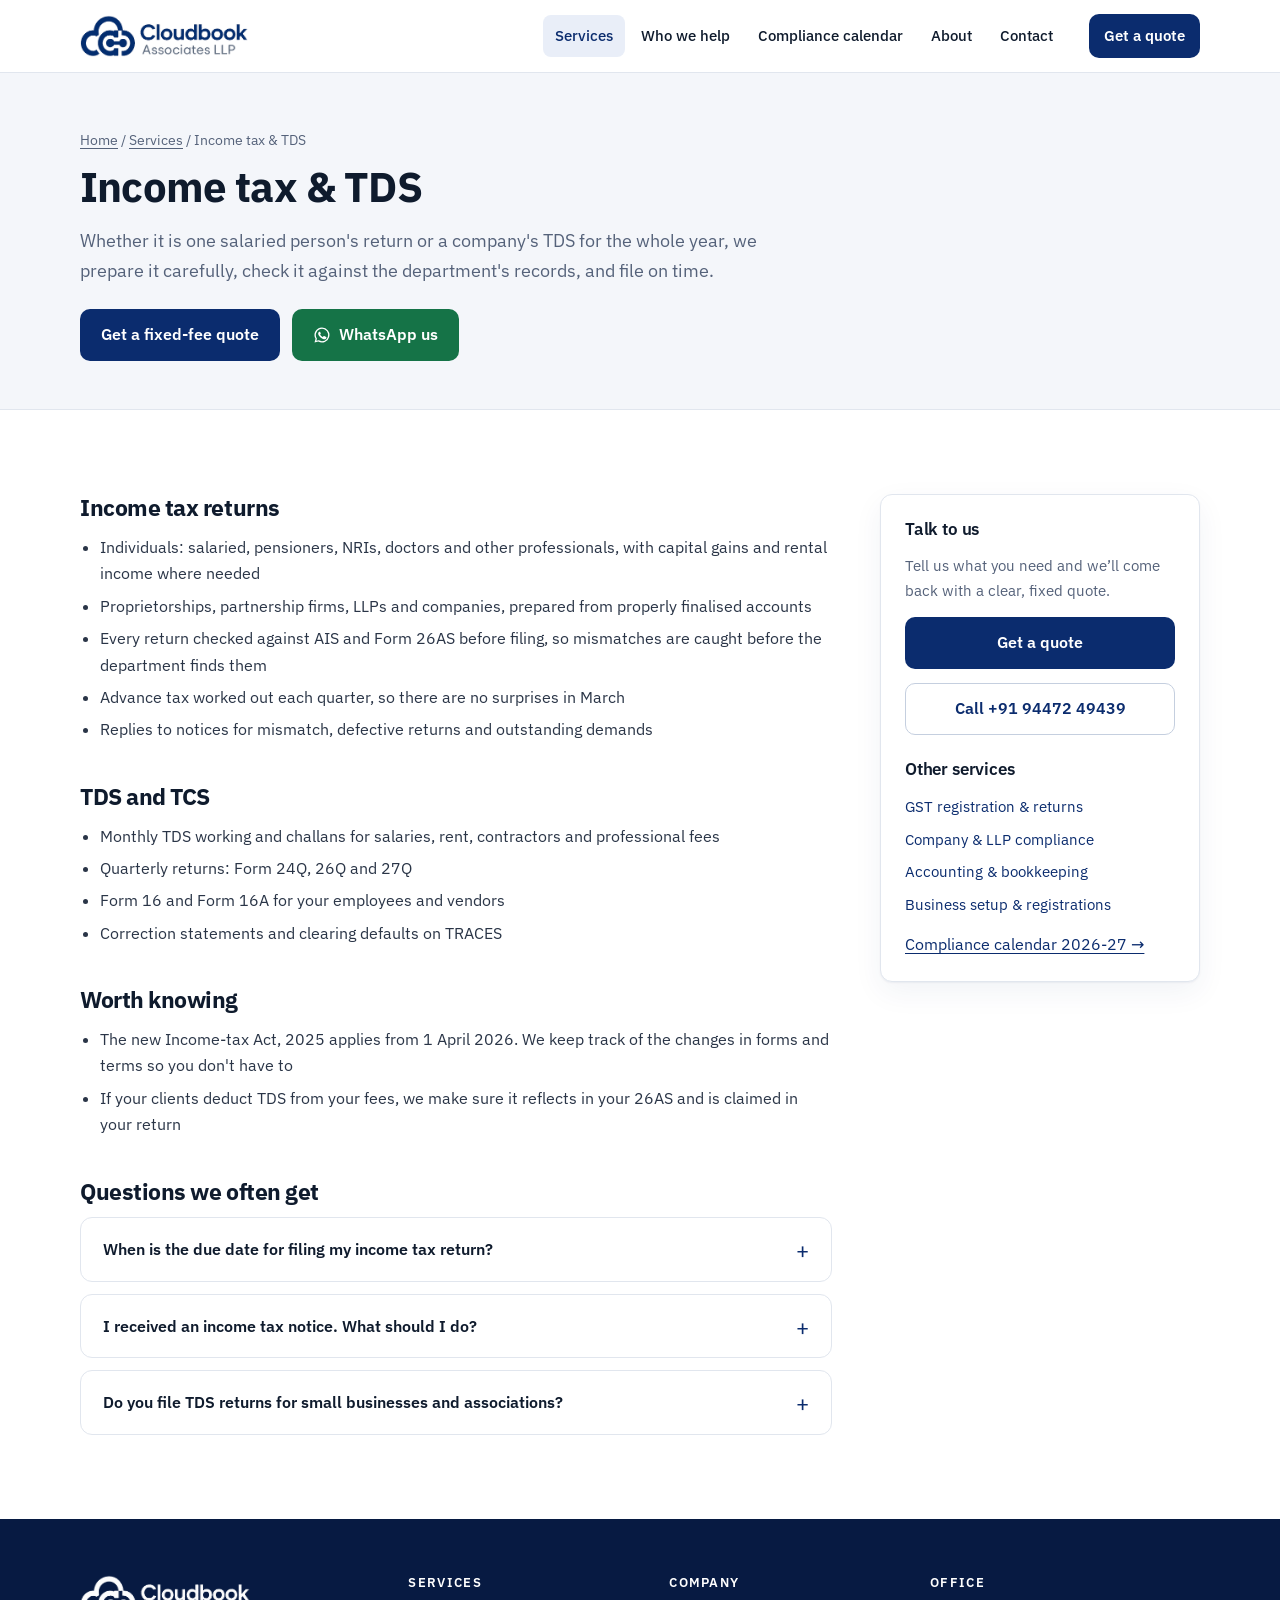
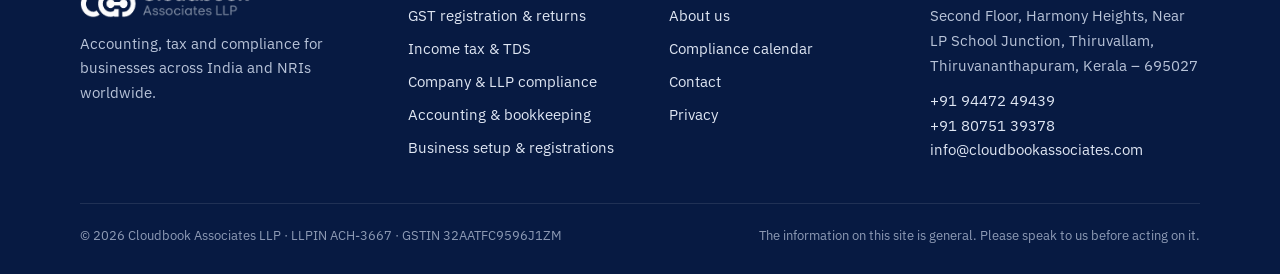
<file: income-tax-tds.html>
<!doctype html>
<html lang="en-IN">
<head>
<meta charset="utf-8">
<meta http-equiv="Content-Security-Policy" content="default-src 'none'; script-src 'self'; style-src 'self'; font-src 'self'; img-src 'self' data:; connect-src 'none'; manifest-src 'self'; base-uri 'none'; form-action 'none'; object-src 'none'">
<meta name="viewport" content="width=device-width, initial-scale=1, viewport-fit=cover">
<title>Income Tax &amp; TDS Return Filing Online | Cloudbook</title>
<meta name="description" content="Income tax returns for individuals, firms, LLPs and companies, quarterly TDS returns, Form 16, advance tax and notice replies. Online across India and for NRIs.">
<meta name="robots" content="index, follow">
<link rel="canonical" href="https://cloudbookassociates.com/income-tax-tds.html">
<meta name="theme-color" content="#0b2c6e">
<meta name="referrer" content="strict-origin-when-cross-origin">
<meta property="og:type" content="website">
<meta property="og:site_name" content="Cloudbook Associates LLP">
<meta property="og:title" content="Income Tax &amp; TDS Return Filing Online | Cloudbook">
<meta property="og:description" content="Income tax returns for individuals, firms, LLPs and companies, quarterly TDS returns, Form 16, advance tax and notice replies. Online across India and for NRIs.">
<meta property="og:url" content="https://cloudbookassociates.com/income-tax-tds.html">
<meta property="og:image" content="https://cloudbookassociates.com/assets/img/og-image.png">
<meta property="og:image:width" content="1200">
<meta property="og:image:height" content="630">
<meta property="og:image:alt" content="Cloudbook Associates LLP: accounting, tax and compliance professionals">
<meta property="og:locale" content="en_IN">
<meta name="twitter:card" content="summary_large_image">
<meta name="twitter:title" content="Income Tax &amp; TDS Return Filing Online | Cloudbook">
<meta name="twitter:description" content="Income tax returns for individuals, firms, LLPs and companies, quarterly TDS returns, Form 16, advance tax and notice replies. Online across India and for NRIs.">
<link rel="icon" type="image/png" href="assets/img/icon-64.png">
<link rel="apple-touch-icon" href="assets/img/apple-touch-icon.png">
<link rel="preload" href="assets/fonts/ibm-plex-sans-latin-400-normal.woff2" as="font" type="font/woff2" crossorigin>
<link rel="stylesheet" href="assets/site.css">
<script type="application/ld+json">{"@context":"https://schema.org","@type":"AccountingService","@id":"https://cloudbookassociates.com/#firm","name":"Cloudbook Associates LLP","url":"https://cloudbookassociates.com/","logo":"https://cloudbookassociates.com/assets/img/logo.png","image":"https://cloudbookassociates.com/assets/img/og-image.png","telephone":"+919447249439","email":"info@cloudbookassociates.com","address":{"@type":"PostalAddress","streetAddress":"Second Floor, Harmony Heights, Near LP School Junction, Thiruvallam","addressLocality":"Thiruvananthapuram","addressRegion":"Kerala","postalCode":"695027","addressCountry":"IN"},"areaServed":{"@type":"Country","name":"India"},"knowsAbout":["GST","Income tax","TDS","ROC compliance","LLP compliance","Bookkeeping","Company registration"],"priceRange":"₹₹"}</script><script type="application/ld+json">{"@context":"https://schema.org","@type":"Service","name":"Income tax & TDS","description":"Income tax returns for individuals, firms, LLPs and companies, quarterly TDS returns, Form 16, advance tax and notice replies. Online across India and for NRIs.","provider":{"@id":"https://cloudbookassociates.com/#firm"},"areaServed":{"@type":"Country","name":"India"}}</script><script type="application/ld+json">{"@context":"https://schema.org","@type":"BreadcrumbList","itemListElement":[{"@type":"ListItem","position":1,"name":"Home","item":"https://cloudbookassociates.com/"},{"@type":"ListItem","position":2,"name":"Income tax & TDS","item":"https://cloudbookassociates.com/income-tax-tds.html"}]}</script><script type="application/ld+json">{"@context":"https://schema.org","@type":"FAQPage","mainEntity":[{"@type":"Question","name":"When is the due date for filing my income tax return?","acceptedAnswer":{"@type":"Answer","text":"For most individuals and small businesses, the due date is 31 July after the year ends. Companies and larger businesses usually have until 31 October. Dates are sometimes extended, so check our compliance calendar or ask us."}},{"@type":"Question","name":"I received an income tax notice. What should I do?","acceptedAnswer":{"@type":"Answer","text":"Don't ignore it and don't reply in a hurry. Send us the notice. We will tell you what it means, what the deadline is, and prepare the reply with the right documents."}},{"@type":"Question","name":"Do you file TDS returns for small businesses and associations?","acceptedAnswer":{"@type":"Answer","text":"Yes. We file TDS returns for companies, firms, doctors, societies and associations. Missed TDS returns attract a late fee of ₹200 a day, so it is worth getting them up to date."}}]}</script>
</head>
<body>
<a class="skip" href="#main">Skip to content</a>
<header class="site-header">
  <div class="wrap">
    <a class="logo" href="index.html" aria-label="Cloudbook Associates LLP home"><img src="assets/img/logo.png" alt="Cloudbook Associates LLP" width="398" height="101"></a>
    <button class="menu-toggle" type="button" aria-expanded="false" aria-controls="site-nav">Menu</button>
    <nav class="nav" id="site-nav" aria-label="Main"><a href="index.html#services" aria-current="page">Services</a><a href="index.html#who">Who we help</a><a href="compliance-calendar.html">Compliance calendar</a><a href="index.html#about">About</a><a href="contact.html">Contact</a></nav>
    <a class="btn btn-primary btn-sm" href="contact.html">Get a quote</a>
  </div>
</header>
<main id="main">
<section class="page-hero"><div class="wrap"><nav class="crumbs" aria-label="Breadcrumb"><a href="index.html">Home</a> / <a href="index.html#services">Services</a> / Income tax &amp; TDS</nav>
  <h1>Income tax &amp; TDS</h1><p class="lead">Whether it is one salaried person&#x27;s return or a company&#x27;s TDS for the whole year, we prepare it carefully, check it against the department&#x27;s records, and file on time.</p>
  <div class="cta-row mt"><a class="btn btn-primary" href="contact.html">Get a fixed-fee quote</a><a class="btn btn-wa" href="https://wa.me/919447249439?text=Hello%2C%20I%20need%20help%20with%20Income%20tax%20%26%20TDS" target="_blank" rel="noopener"><svg viewBox="0 0 24 24" fill="currentColor" aria-hidden="true"><path d="M12 2a10 10 0 0 0-8.6 15.1L2 22l5-1.3A10 10 0 1 0 12 2zm0 18.2a8.2 8.2 0 0 1-4.2-1.1l-.3-.2-3 .8.8-2.9-.2-.3A8.2 8.2 0 1 1 12 20.2zm4.5-6.1c-.2-.1-1.5-.7-1.7-.8s-.4-.1-.6.1-.7.8-.8 1-.3.2-.5.1a6.7 6.7 0 0 1-3.3-2.9c-.2-.4.3-.4.8-1.3.1-.2 0-.3 0-.4l-.8-1.8c-.2-.5-.4-.4-.6-.4h-.5a1 1 0 0 0-.7.3 3 3 0 0 0-.9 2.2 5.2 5.2 0 0 0 1.1 2.8 11.9 11.9 0 0 0 4.6 4c1.7.7 2.4.8 3.2.7a2.8 2.8 0 0 0 1.9-1.3 2.3 2.3 0 0 0 .2-1.3c-.1-.1-.3-.2-.5-.3z"/></svg> WhatsApp us</a></div></div></section>
<section><div class="wrap layout">
  <article class="prose"><h2>Income tax returns</h2><ul><li>Individuals: salaried, pensioners, NRIs, doctors and other professionals, with capital gains and rental income where needed</li><li>Proprietorships, partnership firms, LLPs and companies, prepared from properly finalised accounts</li><li>Every return checked against AIS and Form 26AS before filing, so mismatches are caught before the department finds them</li><li>Advance tax worked out each quarter, so there are no surprises in March</li><li>Replies to notices for mismatch, defective returns and outstanding demands</li></ul><h2>TDS and TCS</h2><ul><li>Monthly TDS working and challans for salaries, rent, contractors and professional fees</li><li>Quarterly returns: Form 24Q, 26Q and 27Q</li><li>Form 16 and Form 16A for your employees and vendors</li><li>Correction statements and clearing defaults on TRACES</li></ul><h2>Worth knowing</h2><ul><li>The new Income-tax Act, 2025 applies from 1 April 2026. We keep track of the changes in forms and terms so you don&#x27;t have to</li><li>If your clients deduct TDS from your fees, we make sure it reflects in your 26AS and is claimed in your return</li></ul>
    <h2>Questions we often get</h2><div class="faq"><details><summary>When is the due date for filing my income tax return?</summary><p>For most individuals and small businesses, the due date is 31 July after the year ends. Companies and larger businesses usually have until 31 October. Dates are sometimes extended, so check our compliance calendar or ask us.</p></details><details><summary>I received an income tax notice. What should I do?</summary><p>Don&#x27;t ignore it and don&#x27;t reply in a hurry. Send us the notice. We will tell you what it means, what the deadline is, and prepare the reply with the right documents.</p></details><details><summary>Do you file TDS returns for small businesses and associations?</summary><p>Yes. We file TDS returns for companies, firms, doctors, societies and associations. Missed TDS returns attract a late fee of ₹200 a day, so it is worth getting them up to date.</p></details></div></article>
  <aside class="aside"><h3>Talk to us</h3><p class="muted small">Tell us what you need and we’ll come back with a clear, fixed quote.</p>
    <a class="btn btn-primary" href="contact.html">Get a quote</a><a class="btn btn-ghost" href="tel:+919447249439">Call +91 94472 49439</a>
    <h3 class="mt-s">Other services</h3><ul><li><a href="gst-services.html">GST registration &amp; returns</a></li><li><a href="company-llp-compliance.html">Company &amp; LLP compliance</a></li><li><a href="accounting-bookkeeping.html">Accounting &amp; bookkeeping</a></li><li><a href="business-registration.html">Business setup &amp; registrations</a></li></ul><a href="compliance-calendar.html">Compliance calendar 2026-27 →</a></aside>
</div></section>
</main>
<footer class="site-footer">
  <div class="wrap">
    <div class="cols">
      <div>
        <img src="assets/img/logo-white.png" alt="Cloudbook Associates LLP" width="398" height="101">
        <p>Accounting, tax and compliance for businesses across India and NRIs worldwide.</p>
      </div>
      <div><h3>Services</h3><ul><li><a href="gst-services.html">GST registration &amp; returns</a></li><li><a href="income-tax-tds.html">Income tax &amp; TDS</a></li><li><a href="company-llp-compliance.html">Company &amp; LLP compliance</a></li><li><a href="accounting-bookkeeping.html">Accounting &amp; bookkeeping</a></li><li><a href="business-registration.html">Business setup &amp; registrations</a></li></ul></div>
      <div><h3>Company</h3><ul><li><a href="index.html#about">About us</a></li><li><a href="compliance-calendar.html">Compliance calendar</a></li><li><a href="contact.html">Contact</a></li><li><a href="privacy.html">Privacy</a></li></ul></div>
      <div><h3>Office</h3><address>Second Floor, Harmony Heights, Near LP School Junction, Thiruvallam, Thiruvananthapuram, Kerala – 695027</address>
        <p class="mt-s"><a href="tel:+919447249439">+91 94472 49439</a><br><a href="tel:+918075139378">+91 80751 39378</a><br><a href="mailto:info@cloudbookassociates.com">info@cloudbookassociates.com</a></p></div>
    </div>
    <div class="legal"><span>© <span data-year>2026</span> Cloudbook Associates LLP · LLPIN ACH-3667 · GSTIN 32AATFC9596J1ZM</span><span>The information on this site is general. Please speak to us before acting on it.</span></div>
  </div>
</footer>
<a class="wa-float" href="https://wa.me/919447249439" aria-label="Chat with us on WhatsApp" rel="noopener" target="_blank"><svg viewBox="0 0 24 24" fill="currentColor" aria-hidden="true"><path d="M12 2a10 10 0 0 0-8.6 15.1L2 22l5-1.3A10 10 0 1 0 12 2zm0 18.2a8.2 8.2 0 0 1-4.2-1.1l-.3-.2-3 .8.8-2.9-.2-.3A8.2 8.2 0 1 1 12 20.2zm4.5-6.1c-.2-.1-1.5-.7-1.7-.8s-.4-.1-.6.1-.7.8-.8 1-.3.2-.5.1a6.7 6.7 0 0 1-3.3-2.9c-.2-.4.3-.4.8-1.3.1-.2 0-.3 0-.4l-.8-1.8c-.2-.5-.4-.4-.6-.4h-.5a1 1 0 0 0-.7.3 3 3 0 0 0-.9 2.2 5.2 5.2 0 0 0 1.1 2.8 11.9 11.9 0 0 0 4.6 4c1.7.7 2.4.8 3.2.7a2.8 2.8 0 0 0 1.9-1.3 2.3 2.3 0 0 0 .2-1.3c-.1-.1-.3-.2-.5-.3z"/></svg></a>
<script src="assets/site.js" defer></script>
</body>
</html>
</file>
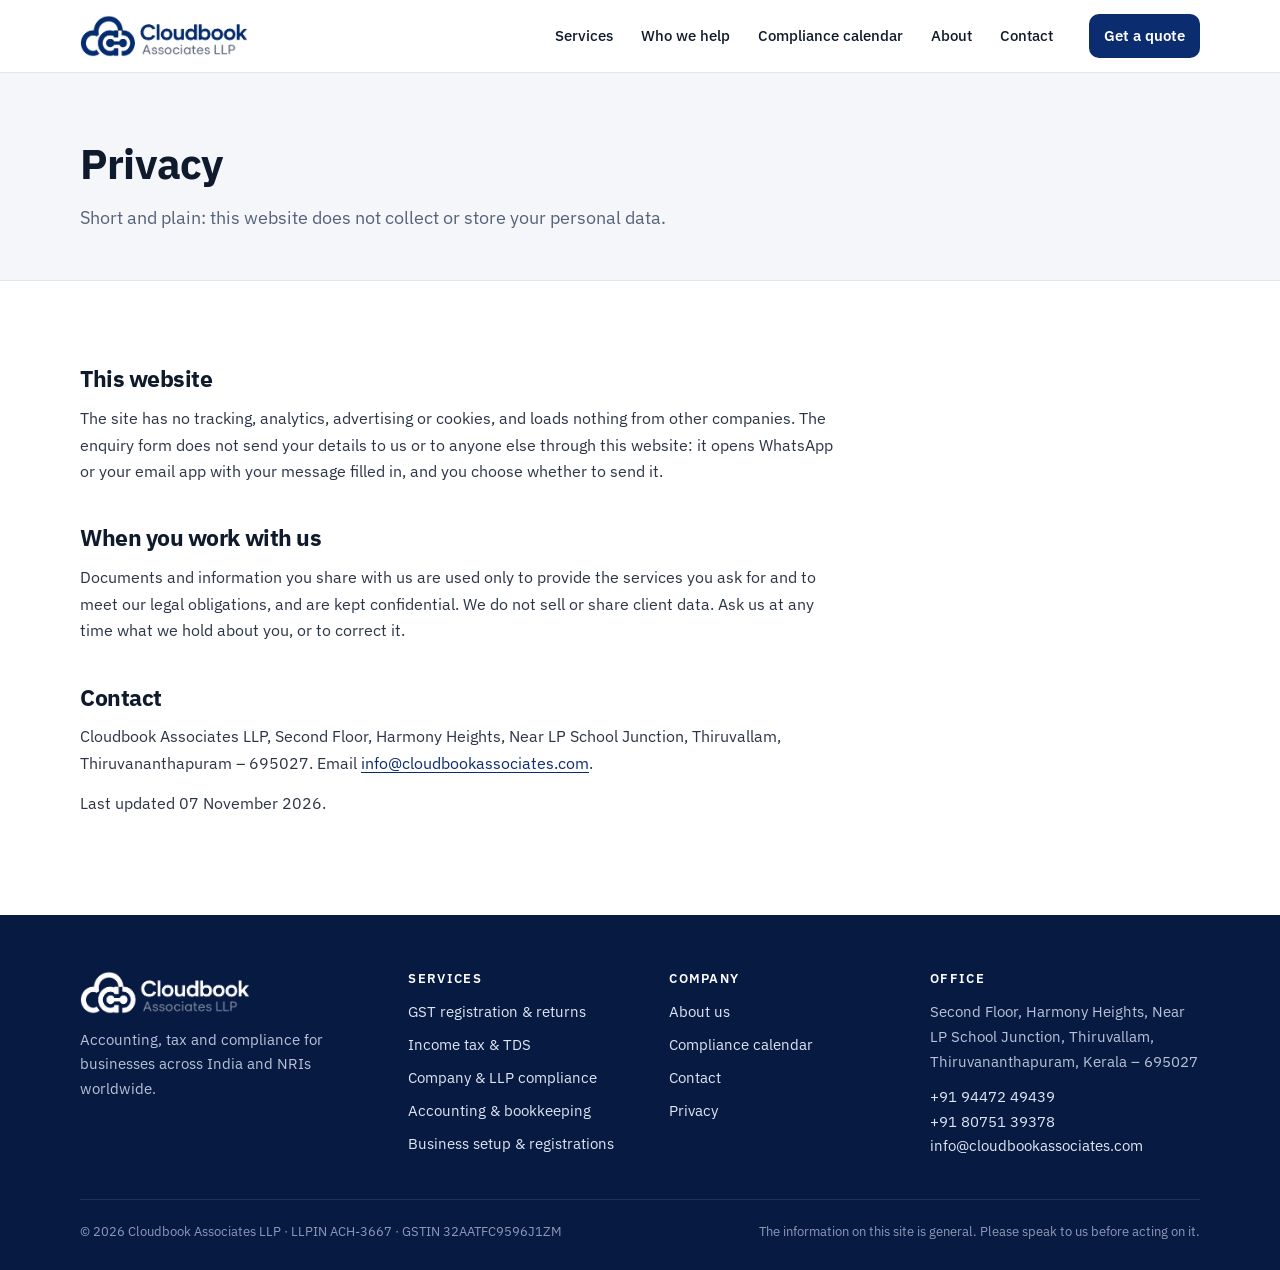
<file: privacy.html>
<!doctype html>
<html lang="en-IN">
<head>
<meta charset="utf-8">
<meta http-equiv="Content-Security-Policy" content="default-src 'none'; script-src 'self'; style-src 'self'; font-src 'self'; img-src 'self' data:; connect-src 'none'; manifest-src 'self'; base-uri 'none'; form-action 'none'; object-src 'none'">
<meta name="viewport" content="width=device-width, initial-scale=1, viewport-fit=cover">
<title>Privacy | Cloudbook Associates LLP</title>
<meta name="description" content="Privacy notice for the Cloudbook Associates LLP website: no tracking, no cookies, and the enquiry form stores nothing.">
<meta name="robots" content="index, follow">
<link rel="canonical" href="https://cloudbookassociates.com/privacy.html">
<meta name="theme-color" content="#0b2c6e">
<meta name="referrer" content="strict-origin-when-cross-origin">
<meta property="og:type" content="website">
<meta property="og:site_name" content="Cloudbook Associates LLP">
<meta property="og:title" content="Privacy | Cloudbook Associates LLP">
<meta property="og:description" content="Privacy notice for the Cloudbook Associates LLP website: no tracking, no cookies, and the enquiry form stores nothing.">
<meta property="og:url" content="https://cloudbookassociates.com/privacy.html">
<meta property="og:image" content="https://cloudbookassociates.com/assets/img/og-image.png">
<meta property="og:image:width" content="1200">
<meta property="og:image:height" content="630">
<meta property="og:image:alt" content="Cloudbook Associates LLP: accounting, tax and compliance professionals">
<meta property="og:locale" content="en_IN">
<meta name="twitter:card" content="summary_large_image">
<meta name="twitter:title" content="Privacy | Cloudbook Associates LLP">
<meta name="twitter:description" content="Privacy notice for the Cloudbook Associates LLP website: no tracking, no cookies, and the enquiry form stores nothing.">
<link rel="icon" type="image/png" href="assets/img/icon-64.png">
<link rel="apple-touch-icon" href="assets/img/apple-touch-icon.png">
<link rel="preload" href="assets/fonts/ibm-plex-sans-latin-400-normal.woff2" as="font" type="font/woff2" crossorigin>
<link rel="stylesheet" href="assets/site.css">
<script type="application/ld+json">{"@context":"https://schema.org","@type":"AccountingService","@id":"https://cloudbookassociates.com/#firm","name":"Cloudbook Associates LLP","url":"https://cloudbookassociates.com/","logo":"https://cloudbookassociates.com/assets/img/logo.png","image":"https://cloudbookassociates.com/assets/img/og-image.png","telephone":"+919447249439","email":"info@cloudbookassociates.com","address":{"@type":"PostalAddress","streetAddress":"Second Floor, Harmony Heights, Near LP School Junction, Thiruvallam","addressLocality":"Thiruvananthapuram","addressRegion":"Kerala","postalCode":"695027","addressCountry":"IN"},"areaServed":{"@type":"Country","name":"India"},"knowsAbout":["GST","Income tax","TDS","ROC compliance","LLP compliance","Bookkeeping","Company registration"],"priceRange":"₹₹"}</script>
</head>
<body>
<a class="skip" href="#main">Skip to content</a>
<header class="site-header">
  <div class="wrap">
    <a class="logo" href="index.html" aria-label="Cloudbook Associates LLP home"><img src="assets/img/logo.png" alt="Cloudbook Associates LLP" width="398" height="101"></a>
    <button class="menu-toggle" type="button" aria-expanded="false" aria-controls="site-nav">Menu</button>
    <nav class="nav" id="site-nav" aria-label="Main"><a href="index.html#services">Services</a><a href="index.html#who">Who we help</a><a href="compliance-calendar.html">Compliance calendar</a><a href="index.html#about">About</a><a href="contact.html">Contact</a></nav>
    <a class="btn btn-primary btn-sm" href="contact.html">Get a quote</a>
  </div>
</header>
<main id="main">
<section class="page-hero"><div class="wrap"><h1>Privacy</h1><p class="lead">Short and plain: this website does not collect or store your personal data.</p></div></section>
<section><div class="wrap"><div class="prose">
  <h2>This website</h2><p>The site has no tracking, analytics, advertising or cookies, and loads nothing from other companies. The enquiry form does not send your details to us or to anyone else through this website: it opens WhatsApp or your email app with your message filled in, and you choose whether to send it.</p>
  <h2>When you work with us</h2><p>Documents and information you share with us are used only to provide the services you ask for and to meet our legal obligations, and are kept confidential. We do not sell or share client data. Ask us at any time what we hold about you, or to correct it.</p>
  <h2>Contact</h2><p>Cloudbook Associates LLP, Second Floor, Harmony Heights, Near LP School Junction, Thiruvallam, Thiruvananthapuram – 695027. Email <a href="mailto:info@cloudbookassociates.com">info@cloudbookassociates.com</a>.</p>
  <p class="muted">Last updated 07 November 2026.</p></div></div></section>
</main>
<footer class="site-footer">
  <div class="wrap">
    <div class="cols">
      <div>
        <img src="assets/img/logo-white.png" alt="Cloudbook Associates LLP" width="398" height="101">
        <p>Accounting, tax and compliance for businesses across India and NRIs worldwide.</p>
      </div>
      <div><h3>Services</h3><ul><li><a href="gst-services.html">GST registration &amp; returns</a></li><li><a href="income-tax-tds.html">Income tax &amp; TDS</a></li><li><a href="company-llp-compliance.html">Company &amp; LLP compliance</a></li><li><a href="accounting-bookkeeping.html">Accounting &amp; bookkeeping</a></li><li><a href="business-registration.html">Business setup &amp; registrations</a></li></ul></div>
      <div><h3>Company</h3><ul><li><a href="index.html#about">About us</a></li><li><a href="compliance-calendar.html">Compliance calendar</a></li><li><a href="contact.html">Contact</a></li><li><a href="privacy.html">Privacy</a></li></ul></div>
      <div><h3>Office</h3><address>Second Floor, Harmony Heights, Near LP School Junction, Thiruvallam, Thiruvananthapuram, Kerala – 695027</address>
        <p class="mt-s"><a href="tel:+919447249439">+91 94472 49439</a><br><a href="tel:+918075139378">+91 80751 39378</a><br><a href="mailto:info@cloudbookassociates.com">info@cloudbookassociates.com</a></p></div>
    </div>
    <div class="legal"><span>© <span data-year>2026</span> Cloudbook Associates LLP · LLPIN ACH-3667 · GSTIN 32AATFC9596J1ZM</span><span>The information on this site is general. Please speak to us before acting on it.</span></div>
  </div>
</footer>
<a class="wa-float" href="https://wa.me/919447249439" aria-label="Chat with us on WhatsApp" rel="noopener" target="_blank"><svg viewBox="0 0 24 24" fill="currentColor" aria-hidden="true"><path d="M12 2a10 10 0 0 0-8.6 15.1L2 22l5-1.3A10 10 0 1 0 12 2zm0 18.2a8.2 8.2 0 0 1-4.2-1.1l-.3-.2-3 .8.8-2.9-.2-.3A8.2 8.2 0 1 1 12 20.2zm4.5-6.1c-.2-.1-1.5-.7-1.7-.8s-.4-.1-.6.1-.7.8-.8 1-.3.2-.5.1a6.7 6.7 0 0 1-3.3-2.9c-.2-.4.3-.4.8-1.3.1-.2 0-.3 0-.4l-.8-1.8c-.2-.5-.4-.4-.6-.4h-.5a1 1 0 0 0-.7.3 3 3 0 0 0-.9 2.2 5.2 5.2 0 0 0 1.1 2.8 11.9 11.9 0 0 0 4.6 4c1.7.7 2.4.8 3.2.7a2.8 2.8 0 0 0 1.9-1.3 2.3 2.3 0 0 0 .2-1.3c-.1-.1-.3-.2-.5-.3z"/></svg></a>
<script src="assets/site.js" defer></script>
</body>
</html>
</file>
<file: assets/site.css>
/* Cloudbook Associates LLP — firm website.
   Brand: navy #0B2C6E and slate #5B697B from the logo, on white with a cool paper tint.
   Layout: sticky white header, alternating white / paper sections, navy footer. */
@font-face { font-family: "IBM Plex Sans"; font-weight: 400; font-display: swap; src: url("fonts/ibm-plex-sans-latin-400-normal.woff2") format("woff2"); }
@font-face { font-family: "IBM Plex Sans"; font-weight: 500; font-display: swap; src: url("fonts/ibm-plex-sans-latin-500-normal.woff2") format("woff2"); }
@font-face { font-family: "IBM Plex Sans"; font-weight: 600; font-display: swap; src: url("fonts/ibm-plex-sans-latin-600-normal.woff2") format("woff2"); }
@font-face { font-family: "IBM Plex Sans"; font-weight: 700; font-display: swap; src: url("fonts/ibm-plex-sans-latin-700-normal.woff2") format("woff2"); }
@font-face { font-family: "IBM Plex Mono"; font-weight: 500; font-display: swap; src: url("fonts/ibm-plex-mono-latin-500-normal.woff2") format("woff2"); }

:root {
  --navy: #0b2c6e;
  --navy-2: #08225a;
  --navy-deep: #071a42;
  --slate: #5b697b;
  --ink: #0f1b2d;
  --muted: #55627a;
  --line: #e1e6ee;
  --paper: #f4f6fa;
  --tint: #e9eef8;
  --white: #ffffff;
  --ok: #157347;
  --warn: #9c5e06;
  --bad: #b42318;
  --radius: 12px;
  --shadow: 0 1px 2px rgba(11, 44, 110, .06), 0 10px 30px rgba(11, 44, 110, .06);
  --font: "IBM Plex Sans", system-ui, -apple-system, "Segoe UI", Roboto, sans-serif;
  --mono: "IBM Plex Mono", ui-monospace, Menlo, monospace;
  --wrap: 1160px;
  color-scheme: light;
}
* { box-sizing: border-box; }
html { scroll-behavior: smooth; }
@media (prefers-reduced-motion: reduce) { html { scroll-behavior: auto; } * { transition: none !important; animation: none !important; } }
body { margin: 0; font: 16px/1.65 var(--font); color: var(--ink); background: var(--white); -webkit-font-smoothing: antialiased; }
img { max-width: 100%; height: auto; display: block; }
a { color: var(--navy); text-underline-offset: 3px; }
a:hover { color: var(--navy-2); }
h1, h2, h3 { line-height: 1.2; letter-spacing: -.02em; color: var(--ink); text-wrap: balance; margin: 0; }
h1 { font-size: clamp(2.05rem, 4.2vw, 3.15rem); font-weight: 700; }
h2 { font-size: clamp(1.6rem, 2.8vw, 2.15rem); font-weight: 700; }
h3 { font-size: 1.12rem; font-weight: 600; letter-spacing: -.01em; }
p { margin: 0; }
:focus-visible { outline: 3px solid #7aa2e6; outline-offset: 2px; border-radius: 4px; }
.wrap { max-width: var(--wrap); margin: 0 auto; padding-left: max(20px, env(safe-area-inset-left, 0px)); padding-right: max(20px, env(safe-area-inset-right, 0px)); }
.skip { position: absolute; left: -999px; top: 8px; background: var(--navy); color: #fff; padding: 8px 14px; border-radius: 6px; z-index: 100; }
.skip:focus { left: 12px; }
.eyebrow { font-size: .78rem; font-weight: 600; letter-spacing: .14em; text-transform: uppercase; color: var(--slate); }
.lead { font-size: 1.12rem; color: var(--muted); max-width: 62ch; }
.muted { color: var(--muted); }

/* Header */
.site-header { position: sticky; top: 0; z-index: 50; background: rgba(255,255,255,.96); backdrop-filter: saturate(1.4) blur(8px); border-bottom: 1px solid var(--line); }
.site-header .wrap { display: flex; align-items: center; gap: 24px; min-height: 72px; }
.logo img { width: 168px; height: auto; }
.nav { display: flex; align-items: center; gap: 4px; margin-left: auto; }
.nav a { text-decoration: none; color: var(--ink); font-weight: 500; font-size: .95rem; padding: 8px 12px; border-radius: 8px; }
.nav a:hover, .nav a[aria-current="page"] { background: var(--tint); color: var(--navy); }
.menu-toggle { display: none; margin-left: auto; background: none; border: 1px solid var(--line); border-radius: 8px; padding: 8px 12px; font: inherit; font-weight: 500; color: var(--ink); cursor: pointer; }

/* Buttons */
.btn { display: inline-flex; align-items: center; justify-content: center; gap: 8px; border-radius: 10px; padding: 12px 20px; font-weight: 600; font-size: .98rem; text-decoration: none; border: 1.5px solid transparent; cursor: pointer; font-family: inherit; transition: background .15s, border-color .15s, color .15s, transform .15s; }
.btn-primary { background: var(--navy); color: #fff; }
.btn-primary:hover { background: var(--navy-2); color: #fff; }
.btn-ghost { border-color: #c5cfdf; color: var(--navy); background: #fff; }
.btn-ghost:hover { border-color: var(--navy); color: var(--navy); }
.btn-wa { background: #157347; color: #fff; }
.btn-wa:hover { background: #0f5e39; color: #fff; }
.btn-sm { padding: 9px 14px; font-size: .92rem; }
.btn svg { width: 18px; height: 18px; flex: none; }

/* Hero */
.hero { padding: 64px 0 72px; background: linear-gradient(180deg, #fff 0%, var(--paper) 100%); border-bottom: 1px solid var(--line); }
.hero .wrap { display: grid; grid-template-columns: minmax(0, 1.15fr) minmax(0, .85fr); gap: 56px; align-items: center; }
.hero h1 { margin: 14px 0 18px; }
.hero h1 em { font-style: normal; color: var(--navy); }
.hero .lead { margin-bottom: 28px; }
.cta-row { display: flex; flex-wrap: wrap; gap: 12px; }
.ticks { list-style: none; padding: 0; margin: 28px 0 0; display: grid; grid-template-columns: repeat(2, minmax(0, 1fr)); gap: 10px 22px; color: var(--muted); font-size: .95rem; }
.ticks li { display: flex; gap: 10px; align-items: flex-start; }
.ticks li::before { content: ""; flex: none; width: 18px; height: 18px; margin-top: 4px; border-radius: 50%; background: var(--tint) url("data:image/svg+xml,%3Csvg xmlns='http://www.w3.org/2000/svg' viewBox='0 0 24 24'%3E%3Cpath d='M6 12.5l4 4 8-9' fill='none' stroke='%230b2c6e' stroke-width='2.6' stroke-linecap='round' stroke-linejoin='round'/%3E%3C/svg%3E") center/12px no-repeat; }

/* The "deadline board": a picture of what we track, drawn in HTML */
.board { background: #fff; border: 1px solid var(--line); border-radius: 16px; box-shadow: var(--shadow); overflow: hidden; }
.board-h { display: flex; align-items: center; justify-content: space-between; padding: 16px 20px; border-bottom: 1px solid var(--line); }
.board-h b { font-size: .95rem; }
.board-h span { font-family: var(--mono); font-size: .78rem; color: var(--slate); }
.board ul { list-style: none; margin: 0; padding: 6px 0; }
.board li { display: grid; grid-template-columns: 64px minmax(0, 1fr) auto; gap: 14px; align-items: center; padding: 11px 20px; border-bottom: 1px solid #eef1f6; }
.board li:last-child { border-bottom: 0; }
.board .d { font-family: var(--mono); font-size: .82rem; color: var(--navy); font-weight: 500; }
.board .w { font-size: .92rem; line-height: 1.35; }
.board .w small { display: block; color: var(--muted); font-size: .8rem; }
.tag { font-size: .74rem; font-weight: 600; padding: 3px 9px; border-radius: 999px; white-space: nowrap; }
.tag.ok { background: #e2f3ea; color: var(--ok); }
.tag.due { background: #fbf1dd; color: var(--warn); }
.tag.plan { background: var(--tint); color: var(--navy); }
.board-f { padding: 12px 20px; background: var(--paper); font-size: .82rem; color: var(--muted); }

/* Sections */
section { padding: 84px 0; }
.alt { background: var(--paper); border-top: 1px solid var(--line); border-bottom: 1px solid var(--line); }
.sec-head { max-width: 720px; margin-bottom: 44px; }
.sec-head h2 { margin: 10px 0 14px; }
.grid { display: grid; gap: 22px; }
.g3 { grid-template-columns: repeat(auto-fit, minmax(min(100%, 320px), 1fr)); }
.g2 { grid-template-columns: repeat(auto-fit, minmax(min(100%, 440px), 1fr)); }
.card { background: #fff; border: 1px solid var(--line); border-radius: var(--radius); padding: 26px; display: flex; flex-direction: column; gap: 12px; }
.card .ico { width: 44px; height: 44px; border-radius: 10px; background: var(--tint); color: var(--navy); display: grid; place-items: center; }
.card .ico svg { width: 22px; height: 22px; }
.card ul { margin: 2px 0 0; padding-left: 18px; color: var(--muted); font-size: .95rem; }
.card ul li { margin-bottom: 4px; }
.card .more { margin-top: auto; padding-top: 6px; font-weight: 600; text-decoration: none; display: inline-flex; gap: 6px; align-items: center; }
.card .more:hover { text-decoration: underline; }
a.card { text-decoration: none; color: inherit; transition: border-color .15s, box-shadow .15s; }
a.card:hover { border-color: #b9c6dc; box-shadow: var(--shadow); color: inherit; }

.who { display: grid; grid-template-columns: repeat(auto-fit, minmax(min(100%, 250px), 1fr)); gap: 16px; }
.who div { background: #fff; border: 1px solid var(--line); border-radius: var(--radius); padding: 20px 22px; }
.who b { display: block; margin-bottom: 4px; }
.who p { color: var(--muted); font-size: .94rem; }

.steps { counter-reset: s; display: grid; grid-template-columns: repeat(auto-fit, minmax(min(100%, 230px), 1fr)); gap: 22px; }
.steps li { list-style: none; position: relative; padding-top: 52px; }
.steps li::before { counter-increment: s; content: counter(s, decimal-leading-zero); position: absolute; top: 0; left: 0; font-family: var(--mono); font-weight: 500; color: var(--navy); font-size: .9rem; width: 40px; height: 40px; border-radius: 50%; border: 1.5px solid var(--navy); display: grid; place-items: center; }
.steps b { display: block; margin-bottom: 6px; font-size: 1.04rem; }
.steps p { color: var(--muted); font-size: .95rem; }

.split { display: grid; grid-template-columns: minmax(0, .9fr) minmax(0, 1.1fr); gap: 56px; align-items: start; }
.points { display: grid; gap: 18px; }
.points div { display: grid; grid-template-columns: 28px minmax(0, 1fr); gap: 14px; }
.points svg { width: 24px; height: 24px; color: var(--navy); margin-top: 2px; }
.points b { display: block; }
.points p { color: var(--muted); font-size: .96rem; }

.band { background: var(--navy); color: #dfe6f3; padding: 56px 0; }
.band .wrap { display: flex; flex-wrap: wrap; gap: 24px; align-items: center; justify-content: space-between; }
.band h2 { color: #fff; font-size: clamp(1.4rem, 2.4vw, 1.85rem); }
.band p { margin-top: 6px; }
.band .btn-ghost { background: transparent; color: #fff; border-color: rgba(255,255,255,.45); }
.band .btn-ghost:hover { border-color: #fff; color: #fff; }
.band .btn-primary { background: #fff; color: var(--navy); }
.band .btn-primary:hover { background: var(--tint); color: var(--navy); }

/* FAQ */
.faq { display: grid; gap: 12px; max-width: 860px; }
.faq details { background: #fff; border: 1px solid var(--line); border-radius: var(--radius); padding: 0 22px; }
.faq summary { cursor: pointer; font-weight: 600; padding: 18px 28px 18px 0; list-style: none; position: relative; }
.faq summary::-webkit-details-marker { display: none; }
.faq summary::after { content: "+"; position: absolute; right: 0; top: 14px; font-size: 1.4rem; font-weight: 400; color: var(--navy); }
.faq details[open] summary::after { content: "–"; }
.faq details p { padding: 0 0 18px; color: var(--muted); }

/* Contact */
.contact { display: grid; grid-template-columns: minmax(0, .85fr) minmax(0, 1.15fr); gap: 48px; align-items: start; }
.contact-info { display: grid; gap: 18px; }
.contact-info div { display: grid; grid-template-columns: 22px minmax(0, 1fr); gap: 12px; }
.contact-info svg { width: 20px; height: 20px; color: var(--navy); margin-top: 3px; }
.contact-info b { display: block; font-size: .85rem; letter-spacing: .06em; text-transform: uppercase; color: var(--slate); }
.form { background: #fff; border: 1px solid var(--line); border-radius: 16px; padding: 28px; box-shadow: var(--shadow); display: grid; grid-template-columns: repeat(2, minmax(0, 1fr)); gap: 16px; }
.form .full { grid-column: 1 / -1; }
.form label { display: grid; gap: 6px; font-size: .9rem; font-weight: 500; }
.form input, .form select, .form textarea { font: inherit; font-size: .98rem; border: 1px solid #ccd5e3; border-radius: 9px; padding: 11px 13px; background: #fff; color: var(--ink); min-width: 0; width: 100%; }
.form textarea { min-height: 110px; resize: vertical; }
.form input:focus, .form select:focus, .form textarea:focus { outline: none; border-color: var(--navy); box-shadow: 0 0 0 3px var(--tint); }
.form .actions { display: flex; flex-wrap: wrap; gap: 10px; align-items: center; }
.form .note { font-size: .84rem; color: var(--muted); }
.form .err { color: var(--bad); font-size: .88rem; }

/* Inner pages */
.page-hero { padding: 56px 0 48px; background: var(--paper); border-bottom: 1px solid var(--line); }
.page-hero h1 { font-size: clamp(1.9rem, 3.6vw, 2.6rem); margin: 10px 0 14px; }
.crumbs { font-size: .88rem; color: var(--muted); }
.crumbs a { color: var(--muted); }
.prose { max-width: 760px; }
.prose h2 { font-size: 1.45rem; margin: 40px 0 12px; }
.prose h2:first-child { margin-top: 0; }
.prose p { margin: 0 0 14px; color: #2a3547; }
.prose ul { margin: 0 0 16px; padding-left: 20px; color: #2a3547; }
.prose li { margin-bottom: 6px; }
.layout { display: grid; grid-template-columns: minmax(0, 1fr) 320px; gap: 48px; align-items: start; }
.aside { position: sticky; top: 96px; background: #fff; border: 1px solid var(--line); border-radius: var(--radius); padding: 24px; display: grid; gap: 14px; box-shadow: var(--shadow); }
.aside h3 { font-size: 1.05rem; }
.aside ul { margin: 0; padding: 0; list-style: none; display: grid; gap: 6px; }
.aside ul a { text-decoration: none; font-size: .95rem; }
.cal { width: 100%; border-collapse: collapse; font-size: .95rem; margin: 6px 0 28px; }
.cal th { text-align: left; font-size: .76rem; letter-spacing: .08em; text-transform: uppercase; color: var(--slate); padding: 10px 12px; background: var(--paper); border-bottom: 1px solid var(--line); }
.cal td { padding: 11px 12px; border-bottom: 1px solid var(--line); vertical-align: top; }
.cal td:first-child { font-family: var(--mono); color: var(--navy); white-space: nowrap; width: 110px; font-size: .88rem; }
.tblwrap { overflow-x: auto; }
.callout { background: var(--tint); border-radius: var(--radius); padding: 18px 20px; color: #24314a; font-size: .95rem; margin: 8px 0 24px; }

/* Utilities */
.mt-s { margin-top: 10px; } .mt { margin-top: 24px; } .mb-s { margin-bottom: 14px; } .small { font-size: .95rem; }
.h2-about { margin: 10px 0 16px; }
.steps { padding: 0; margin: 0; }
address { font-style: normal; }

/* Footer */
.site-footer { background: var(--navy-deep); color: #b8c3d8; padding: 56px 0 28px; font-size: .94rem; }
.site-footer .cols { display: grid; grid-template-columns: 1.3fr 1fr 1fr 1.2fr; gap: 36px; }
.site-footer img { width: 170px; margin-bottom: 14px; }
.site-footer h3 { color: #fff; font-size: .82rem; letter-spacing: .1em; text-transform: uppercase; margin-bottom: 14px; }
.site-footer ul { list-style: none; margin: 0; padding: 0; display: grid; gap: 8px; }
.site-footer a { color: #dfe6f3; text-decoration: none; }
.site-footer a:hover { color: #fff; text-decoration: underline; }
.legal { border-top: 1px solid rgba(255,255,255,.1); margin-top: 40px; padding-top: 20px; display: flex; flex-wrap: wrap; gap: 8px 24px; justify-content: space-between; font-size: .84rem; color: #8e9bb5; }

/* Floating WhatsApp on phones */
.wa-float { position: fixed; right: max(16px, env(safe-area-inset-right, 0px)); bottom: max(16px, env(safe-area-inset-bottom, 0px)); z-index: 60; display: none; width: 54px; height: 54px; border-radius: 50%; background: #157347; color: #fff; place-items: center; box-shadow: 0 6px 20px rgba(0,0,0,.2); }
.wa-float svg { width: 28px; height: 28px; }

@media (max-width: 960px) {
  .hero .wrap, .split, .contact, .layout { grid-template-columns: 1fr; gap: 36px; }
  .site-footer .cols { grid-template-columns: 1fr 1fr; }
  .aside { position: static; }
}
@media (max-width: 860px) {
  .menu-toggle { display: inline-flex; }
  .nav { display: none; position: absolute; left: 0; right: 0; top: 100%; flex-direction: column; align-items: stretch; background: #fff; border-bottom: 1px solid var(--line); padding: 10px max(20px, env(safe-area-inset-left, 0px)) 16px; gap: 2px; box-shadow: 0 12px 24px rgba(11,44,110,.08); }
  .nav.open { display: flex; }
  .nav a { padding: 12px 12px; }
  .site-header .wrap > .btn { display: none; }
  .wa-float { display: grid; }
}
@media (max-width: 560px) {
  section { padding: 60px 0; }
  .hero { padding: 40px 0 52px; }
  .ticks { grid-template-columns: 1fr; }
  .form { grid-template-columns: 1fr; padding: 20px; }
  .site-footer .cols { grid-template-columns: 1fr; }
  .logo img { width: 148px; }
  .board li { grid-template-columns: 54px minmax(0, 1fr); }
  .board li .tag { grid-column: 2; justify-self: start; }
}
@media print { .site-header, .wa-float, .band, .form { display: none; } }
</file>
